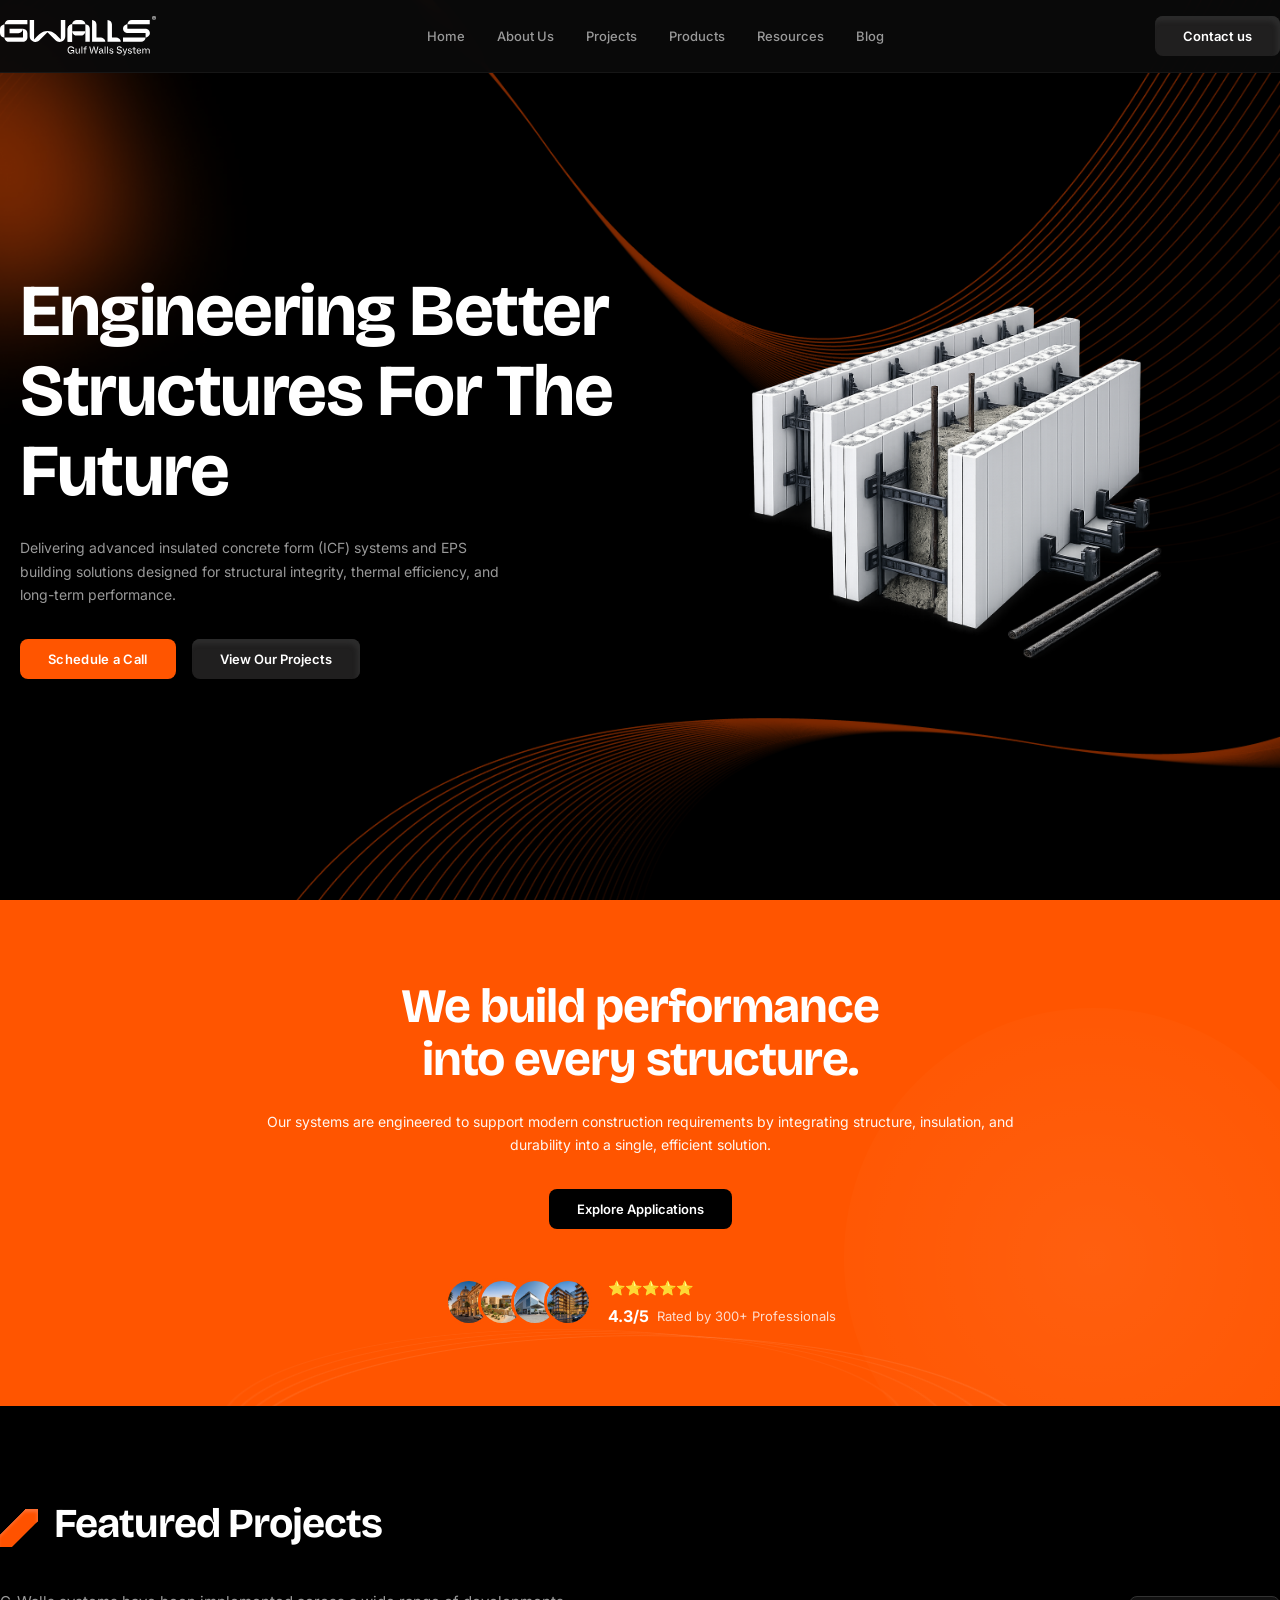
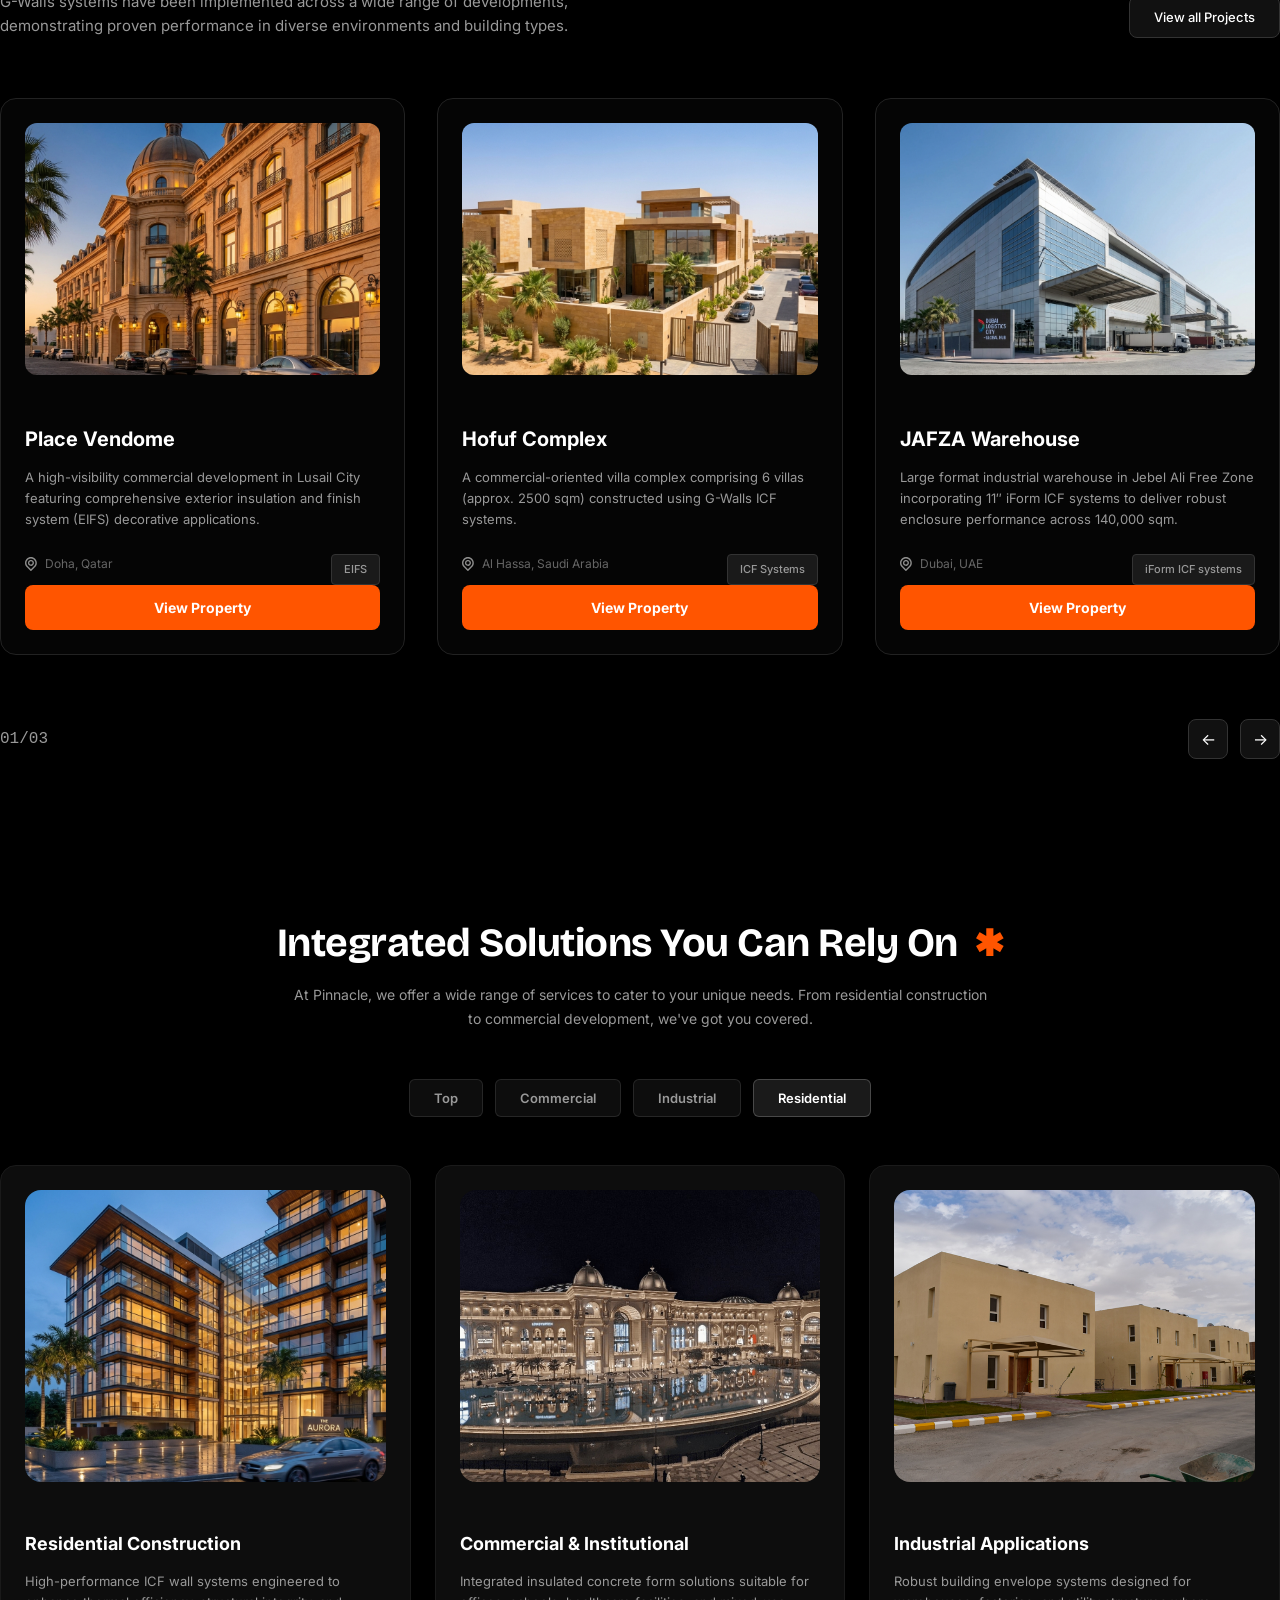
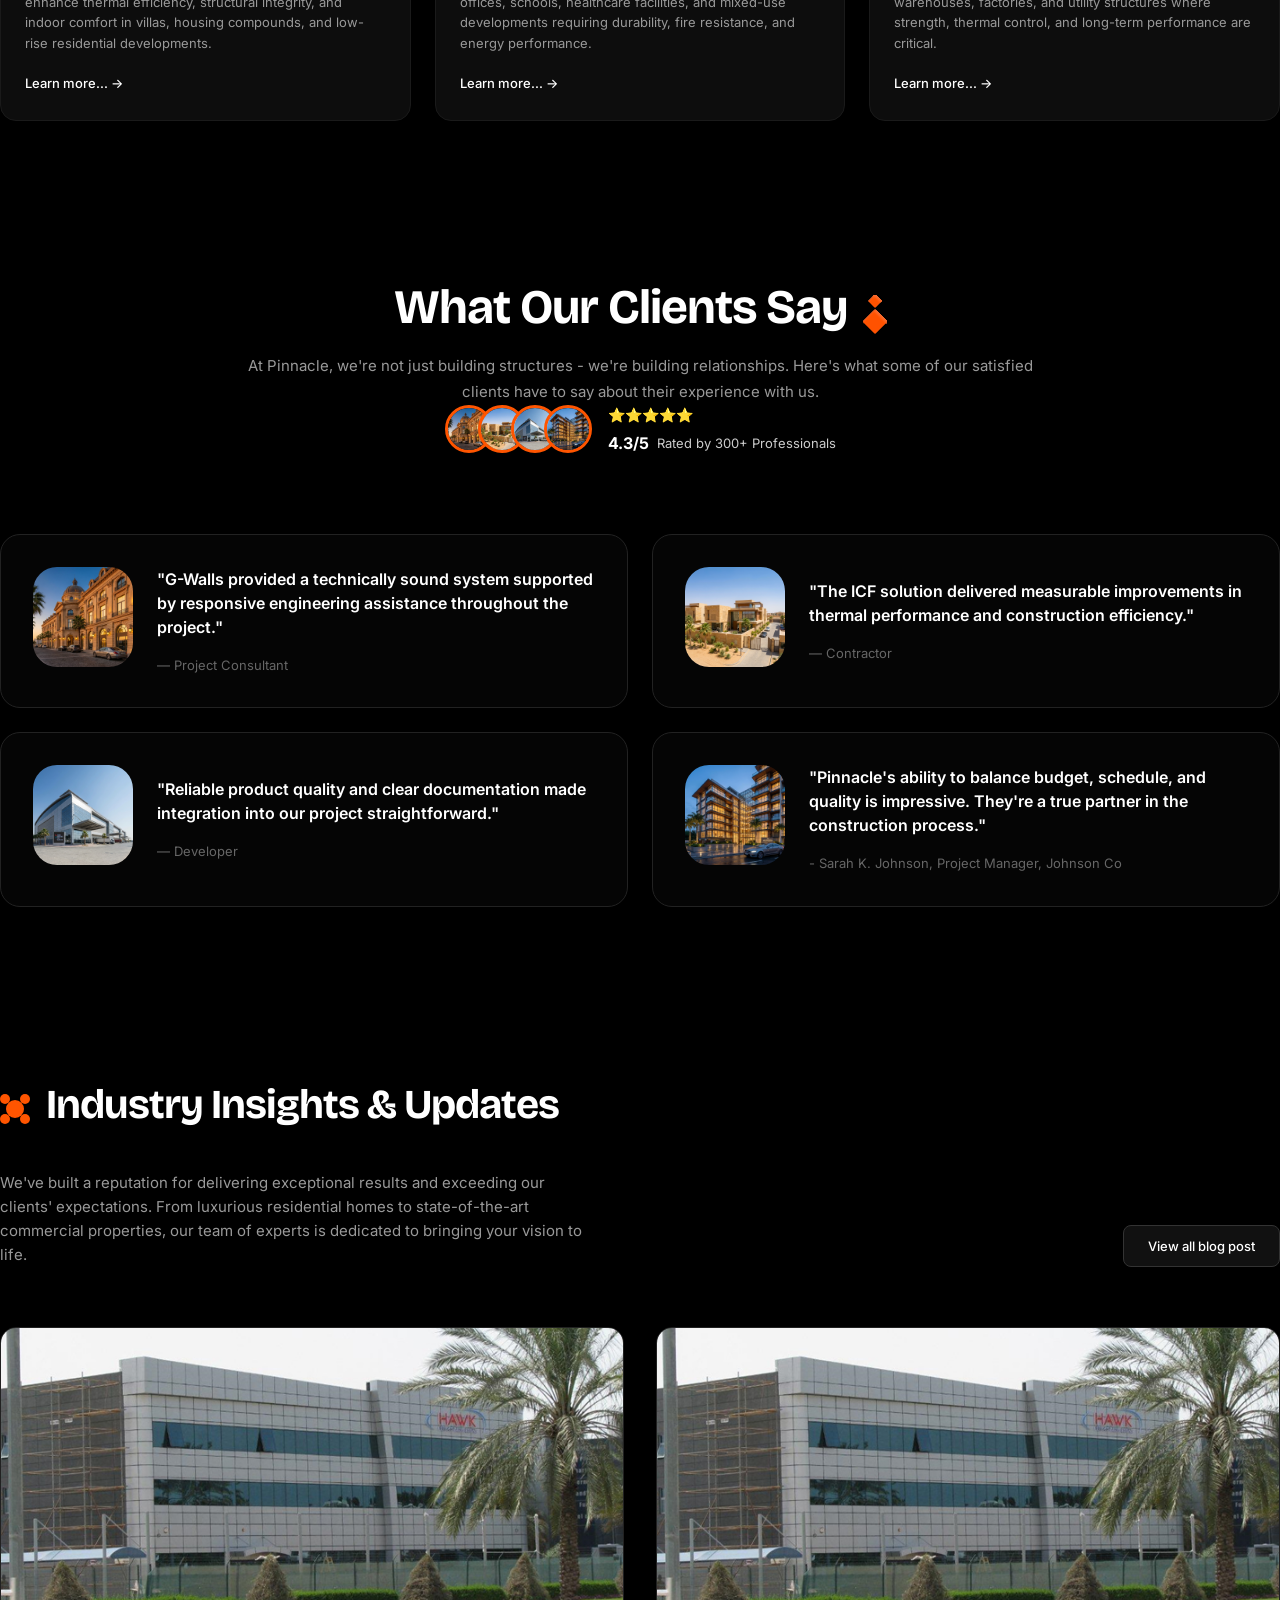
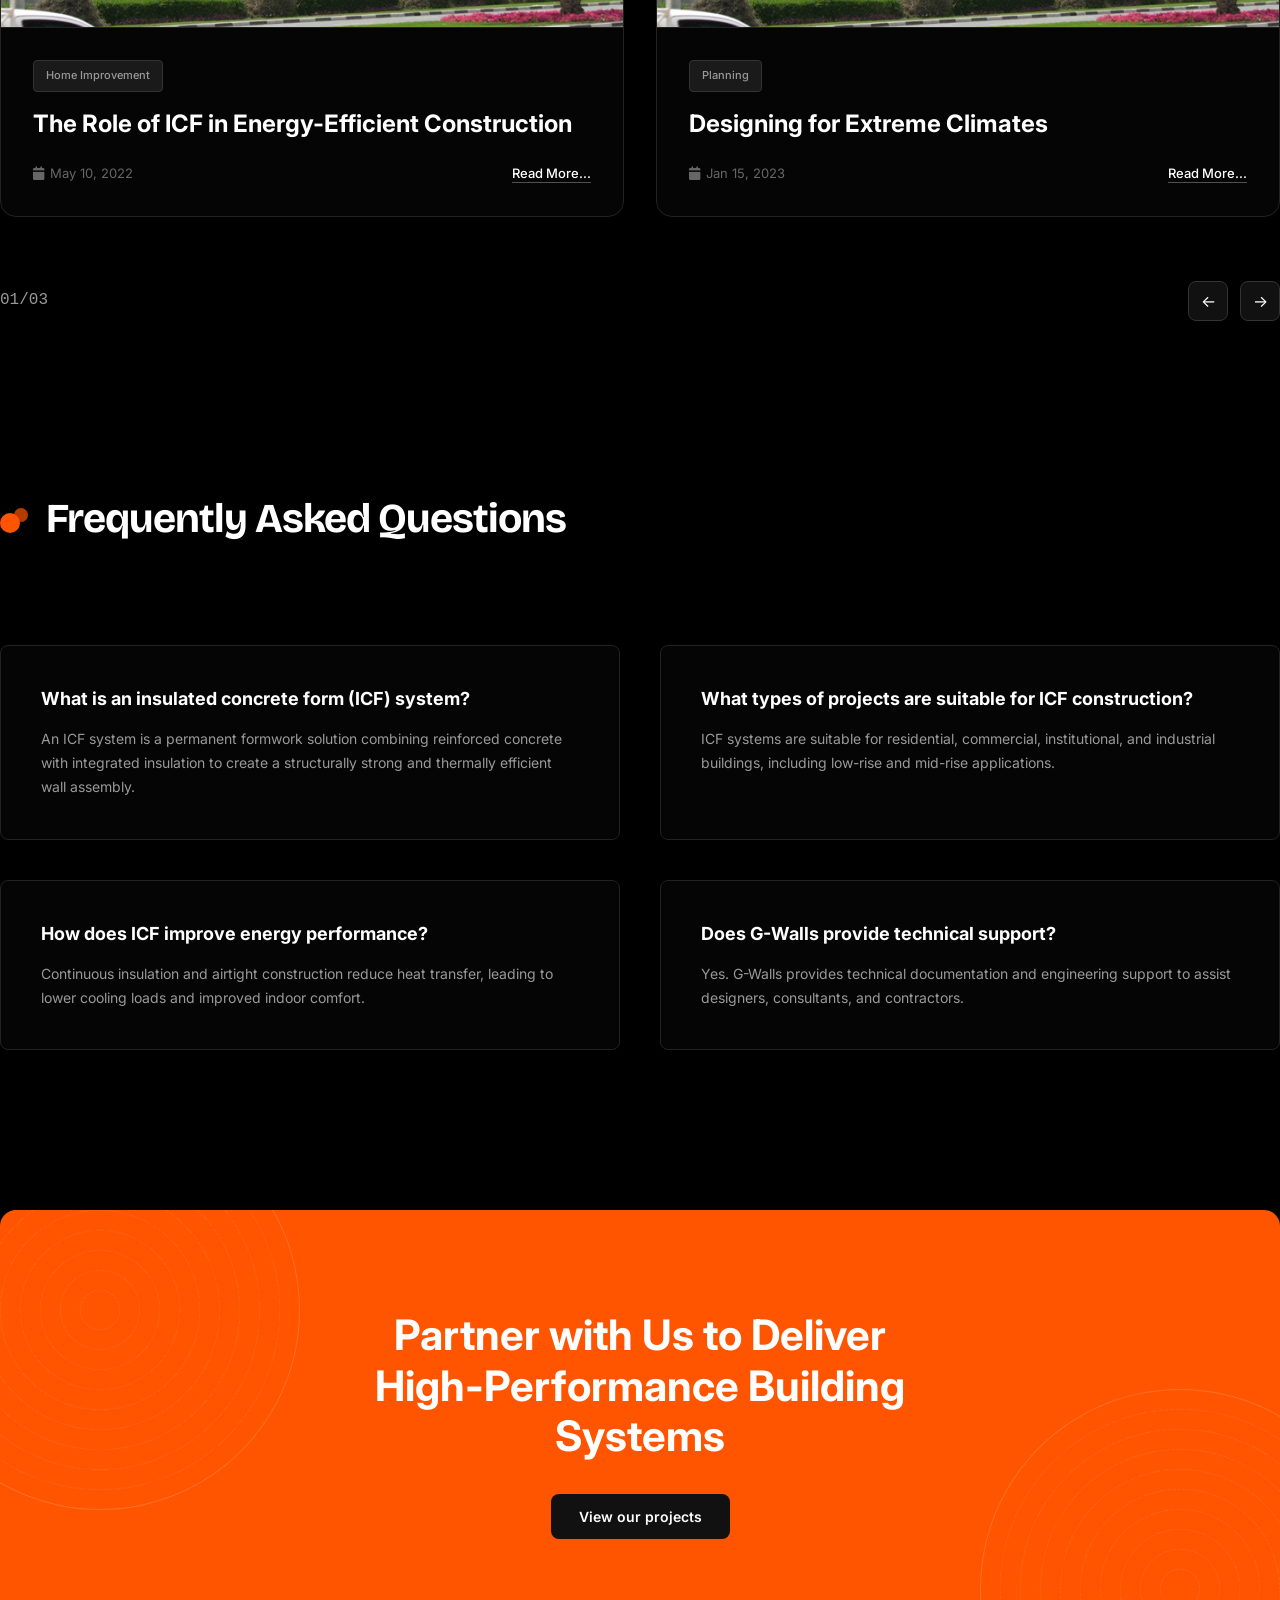
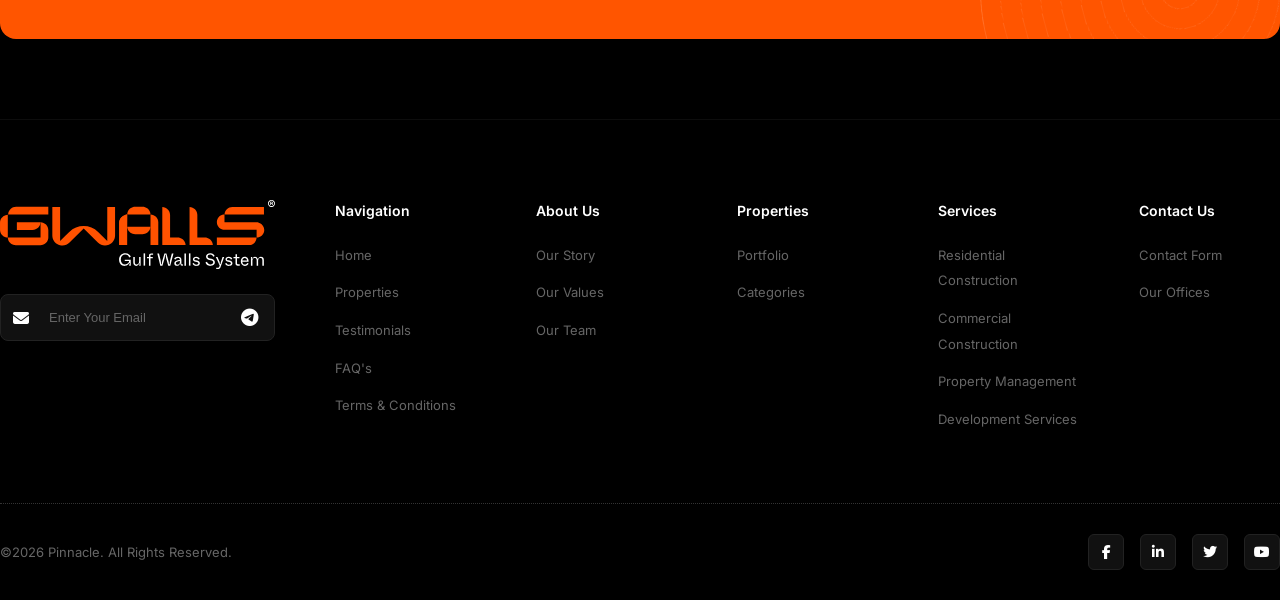
<file: index.html>
<!doctype html>
<html lang="en">
  <head>
    <meta charset="UTF-8" />
    <meta name="viewport" content="width=device-width, initial-scale=1.0" />
    <link rel="icon" type="image/svg+xml" href="./images/svgs/logo.svg" />
    <title>G-Walls - Engineering Better Structures for the Future</title>
    <meta
      name="description"
      content="Delivering advanced insulated concrete form (ICF) systems and EPS building solutions designed for structural integrity, thermal efficiency, and long-term performance."
    />
    <link rel="stylesheet" href="style.css" />
    <link rel="preconnect" href="https://fonts.googleapis.com" />
    <link rel="preconnect" href="https://fonts.gstatic.com" crossorigin />
    <link
      rel="stylesheet"
      href="https://cdnjs.cloudflare.com/ajax/libs/font-awesome/6.5.1/css/all.min.css"
    />

    <link
      href="https://fonts.googleapis.com/css2?family=Inter:wght@300;400;500;600;700;800;900&display=swap"
      rel="stylesheet"
    />
  </head>
  <body>
    <!-- Navigation -->
    <nav class="navbar">
      <div class="container">
        <div class="nav-content">
          <a href="index.html" class="logo">
            <img src="./images/svgs/logo.svg" alt="G-Walls" />
          </a>
          <ul class="nav-links">
            <li><a href="index.html" class="active">Home</a></li>
            <li><a href="about.html">About Us</a></li>
            <li><a href="projects.html">Projects</a></li>
            <li><a href="#services">Products</a></li>
            <li><a href="resources.html">Resources</a></li>
            <li><a href="blog.html">Blog</a></li>
          </ul>

          <a href="contact.html">
            <button class="btn-secondary">Contact us</button>
          </a>
          <button class="mobile-menu-toggle">
            <span></span>
            <span></span>
            <span></span>
          </button>
        </div>
      </div>
    </nav>

    <!-- Hero Section -->
    <section class="hero" id="home">
      <div class="container">
        <div class="hero-content">
          <div class="hero-text">
            <h1 class="hero-title">
              Engineering Better Structures for the Future
            </h1>
            <p class="hero-description">
              Delivering advanced insulated concrete form (ICF) systems and EPS
              building solutions designed for structural integrity, thermal
              efficiency, and long-term performance.
            </p>
            <div class="hero-buttons">
              <button class="btn-primary">Schedule a Call</button>
              <button class="btn-secondary">View Our Projects</button>
            </div>
          </div>
          <div class="hero-image">
            <img src="./images/hero image.png" alt="ICF System" />
          </div>
        </div>
      </div>
    </section>

    <!-- Performance Section -->
    <section class="performance-section" id="about">
      <div class="container">
        <div class="performance-content">
          <h2 class="section-title-large">
            We build performance<br />
            into every structure.
          </h2>
          <p class="section-description">
            Our systems are engineered to support modern construction
            requirements by integrating structure, insulation, and durability
            into a single, efficient solution.
          </p>
          <button class="btn-dark">Explore Applications</button>
          <div class="rating-container">
            <div class="avatar-group">
              <img src="./images/avatar1.jpg" alt="User" />
              <img src="./images/avatar2.jpg" alt="User" />
              <img src="./images/avatar3.jpg" alt="User" />
              <img src="./images/avatar4.jpg" alt="User" />
            </div>
            <div class="rating-info">
              <div class="stars">
                <span>⭐⭐⭐⭐⭐</span>
              </div>
              <div class="rating-text-group">
                <span class="rating-score">4.3/5</span>
                <span class="rating-desc">Rated by 300+ Professionals</span>
              </div>
            </div>
          </div>
        </div>
      </div>
    </section>

    <!-- Featured Projects -->
    <section class="featured-projects" id="projects">
      <div class="container">
        <div class="projects-header">
          <div class="header-left">
            <div class="title-wrapper">
              <img src="./images/svgs/feature.svg" alt="feature" />
              <h2 class="section-title-large">Featured Projects</h2>
            </div>
            <p class="section-subtitle-text">
              G-Walls systems have been implemented across a wide range of
              developments, demonstrating proven performance in diverse
              environments and building types.
            </p>
          </div>
          <button class="btn-dark-outline">View all Projects</button>
        </div>

        <div class="projects-grid">
          <div class="project-card">
            <div class="project-image">
              <img src="./images/project1.jpg" alt="Place Vendome" />
            </div>
            <div class="project-info">
              <h3>Place Vendome</h3>
              <p>
                A high-visibility commercial development in Lusail City
                featuring comprehensive exterior insulation and finish system
                (EIFS) decorative applications.
              </p>
              <div class="project-meta">
                <div class="meta-row">
                  <img src="./images/svgs/pin.svg" alt="pin" />
                  <span class="location">Doha, Qatar</span>
                </div>
                <span class="tag-dark">EIFS</span>
              </div>
              <button class="btn-card-action">View Property</button>
            </div>
          </div>

          <div class="project-card">
            <div class="project-image">
              <img src="./images/project2.jpg" alt="Hofuf Complex" />
            </div>
            <div class="project-info">
              <h3>Hofuf Complex</h3>
              <p>
                A commercial-oriented villa complex comprising 6 villas (approx.
                2500 sqm) constructed using G-Walls ICF systems.
              </p>
              <div class="project-meta">
                <div class="meta-row">
                  <img src="./images/svgs/pin.svg" alt="pin" />
                  <span class="location">Al Hassa, Saudi Arabia</span>
                </div>
                <span class="tag-dark">ICF Systems</span>
              </div>
              <button class="btn-card-action">View Property</button>
            </div>
          </div>

          <div class="project-card">
            <div class="project-image">
              <img src="./images/project3.jpg" alt="JAFZA Warehouse" />
            </div>
            <div class="project-info">
              <h3>JAFZA Warehouse</h3>
              <p>
                Large format industrial warehouse in Jebel Ali Free Zone
                incorporating 11″ iForm ICF systems to deliver robust enclosure
                performance across 140,000 sqm.
              </p>
              <div class="project-meta">
                <div class="meta-row">
                  <img src="./images/svgs/pin.svg" alt="pin" />
                  <span class="location">Dubai, UAE</span>
                </div>
                <span class="tag-dark">iForm ICF systems</span>
              </div>
              <button class="btn-card-action">View Property</button>
            </div>
          </div>
        </div>

        <div class="projects-pagination">
          <span class="page-counter">01/03</span>
          <div class="pagination-arrows">
            <button class="arrow-btn" aria-label="Previous">←</button>
            <button class="arrow-btn" aria-label="Next">→</button>
          </div>
        </div>
      </div>
    </section>

    <!-- Services Section -->
    <section class="services-section" id="services">
      <div class="container">
        <div class="section-header-center">
          <h2 class="section-title-main">
            Integrated Solutions You Can Rely On
            <span class="orange-icon">✱</span>
          </h2>
          <p class="section-subtitle">
            At Pinnacle, we offer a wide range of services to cater to your
            unique needs. From residential construction to commercial
            development, we've got you covered.
          </p>
        </div>

        <div class="services-tabs">
          <button class="tab-btn" data-tab="top">Top</button>
          <button class="tab-btn" data-tab="commercial">Commercial</button>
          <button class="tab-btn" data-tab="industrial">Industrial</button>
          <button class="tab-btn active" data-tab="residential">
            Residential
          </button>
        </div>

        <div class="services-content">
          <div class="service-grid">
            <div class="service-card active" data-service="residential">
              <div class="service-image">
                <img
                  src="./images/residential.jpg"
                  alt="Residential Construction"
                />
              </div>
              <div class="service-info">
                <h3>Residential Construction</h3>
                <p>
                  High-performance ICF wall systems engineered to enhance
                  thermal efficiency, structural integrity, and indoor comfort
                  in villas, housing compounds, and low-rise residential
                  developments.
                </p>
                <a href="#" class="learn-more">Learn more... →</a>
              </div>
            </div>

            <div class="service-card" data-service="commercial">
              <div class="service-image">
                <img
                  src="./images/commercial.jpg"
                  alt="Commercial & Institutional"
                />
              </div>
              <div class="service-info">
                <h3>Commercial & Institutional</h3>
                <p>
                  Integrated insulated concrete form solutions suitable for
                  offices, schools, healthcare facilities, and mixed-use
                  developments requiring durability, fire resistance, and energy
                  performance.
                </p>
                <a href="#" class="learn-more">Learn more... →</a>
              </div>
            </div>

            <div class="service-card" data-service="industrial">
              <div class="service-image">
                <img
                  src="./images/industrial.jpg"
                  alt="Industrial Applications"
                />
              </div>
              <div class="service-info">
                <h3>Industrial Applications</h3>
                <p>
                  Robust building envelope systems designed for warehouses,
                  factories, and utility structures where strength, thermal
                  control, and long-term performance are critical.
                </p>
                <a href="#" class="learn-more">Learn more... →</a>
              </div>
            </div>
          </div>
        </div>
      </div>
    </section>

    <!-- Testimonials Section -->
    <section class="testimonials-section">
      <div class="container">
        <div class="testimonials-header-center">
          <div class="title-with-icon">
            <h2 class="auth-title">What Our Clients Say</h2>
            <span class="orange-diamond">
              <img src="./images/svgs/our-client.svg" alt="" />
            </span>
          </div>
          <p class="section-subtitle-center">
            At Pinnacle, we're not just building structures - we're building
            relationships. Here's what some of our satisfied clients have to say
            about their experience with us.
          </p>

          <div class="rating-container-center">
            <div class="avatar-group">
              <img src="./images/avatar1.jpg" alt="User" />
              <img src="./images/avatar2.jpg" alt="User" />
              <img src="./images/avatar3.jpg" alt="User" />
              <img src="./images/avatar4.jpg" alt="User" />
            </div>
            <div class="rating-info">
              <div class="stars">
                <span>⭐⭐⭐⭐⭐</span>
              </div>
              <div class="rating-text-group">
                <span class="rating-score">4.3/5</span>
                <span class="rating-desc">Rated by 300+ Professionals</span>
              </div>
            </div>
          </div>
        </div>

        <div class="testimonials-grid">
          <div class="testimonial-card">
            <div class="testimonial-image-col">
              <img src="./images/avatar1.jpg" alt="John Smith" />
            </div>
            <div class="testimonial-content-col">
              <p class="testimonial-quote">
                "G-Walls provided a technically sound system supported by
                responsive engineering assistance throughout the project."
              </p>
              <div class="testimonial-author-meta">— Project Consultant</div>
            </div>
          </div>

          <div class="testimonial-card">
            <div class="testimonial-image-col">
              <img src="./images/avatar2.jpg" alt="Michael Chen" />
            </div>
            <div class="testimonial-content-col">
              <p class="testimonial-quote">
                "The ICF solution delivered measurable improvements in thermal
                performance and construction efficiency."
              </p>
              <div class="testimonial-author-meta">— Contractor</div>
            </div>
          </div>

          <div class="testimonial-card">
            <div class="testimonial-image-col">
              <img src="./images/avatar3.jpg" alt="Ahmed Al-Rashid" />
            </div>
            <div class="testimonial-content-col">
              <p class="testimonial-quote">
                "Reliable product quality and clear documentation made
                integration into our project straightforward."
              </p>
              <div class="testimonial-author-meta">— Developer</div>
            </div>
          </div>

          <div class="testimonial-card">
            <div class="testimonial-image-col">
              <img src="./images/avatar4.jpg" alt="Sarah K. Johnson" />
            </div>
            <div class="testimonial-content-col">
              <p class="testimonial-quote">
                "Pinnacle's ability to balance budget, schedule, and quality is
                impressive. They're a true partner in the construction process."
              </p>
              <div class="testimonial-author-meta">
                - Sarah K. Johnson, Project Manager, Johnson Co
              </div>
            </div>
          </div>
        </div>
      </div>
    </section>

    <!-- Blog Section -->
    <section class="blog-section" id="news">
      <div class="container">
        <div class="projects-header">
          <div class="header-left">
            <div class="title-wrapper">
              <span class="orange-flower"></span>
              <h2 class="section-title-large">Industry Insights & Updates</h2>
            </div>
            <p class="section-subtitle-text">
              We've built a reputation for delivering exceptional results and
              exceeding our clients' expectations. From luxurious residential
              homes to state-of-the-art commercial properties, our team of
              experts is dedicated to bringing your vision to life.
            </p>
          </div>
          <button class="btn-dark-outline">View all blog post</button>
        </div>

        <div class="blog-grid">
          <div class="blog-card">
            <div class="blog-image">
              <img src="./images/blog1.jpg" alt="Blog Post" />
            </div>
            <div class="blog-content">
              <span class="tag-dark">Home Improvement</span>
              <h3 class="blog-title">
                The Role of ICF in Energy-Efficient Construction
              </h3>

              <div class="blog-footer">
                <span class="blog-date"
                  ><i class="fa-solid fa-calendar"></i> May 10, 2022</span
                >
                <a href="#" class="blog-link-underlined">Read More...</a>
              </div>
            </div>
          </div>

          <div class="blog-card">
            <div class="blog-image">
              <img src="./images/blog2.jpg" alt="Blog Post" />
            </div>
            <div class="blog-content">
              <span class="tag-dark">Planning</span>
              <h3 class="blog-title">Designing for Extreme Climates</h3>

              <div class="blog-footer">
                <span class="blog-date"
                  ><i class="fa-solid fa-calendar"></i> Jan 15, 2023</span
                >
                <a href="#" class="blog-link-underlined">Read More...</a>
              </div>
            </div>
          </div>
        </div>

        <div class="projects-pagination">
          <span class="page-counter">01/03</span>
          <div class="pagination-arrows">
            <button class="arrow-btn" aria-label="Previous">←</button>
            <button class="arrow-btn" aria-label="Next">→</button>
          </div>
        </div>
      </div>
    </section>

    <!-- FAQ Section -->
    <section class="faq-section">
      <div class="container">
        <div class="container">
          <div class="projects-header">
            <div class="header-left">
              <div class="title-wrapper">
                <span class="orange-abstract"></span>
                <h2 class="section-title-large">Frequently Asked Questions</h2>
              </div>
            </div>
          </div>

          <div class="faq-grid">
            <div class="faq-card">
              <h3 class="faq-card-title">
                What is an insulated concrete form (ICF) system?
              </h3>
              <p class="faq-card-text">
                An ICF system is a permanent formwork solution combining
                reinforced concrete with integrated insulation to create a
                structurally strong and thermally efficient wall assembly.
              </p>
            </div>

            <div class="faq-card">
              <h3 class="faq-card-title">
                What types of projects are suitable for ICF construction?
              </h3>
              <p class="faq-card-text">
                ICF systems are suitable for residential, commercial,
                institutional, and industrial buildings, including low-rise and
                mid-rise applications.
              </p>
            </div>

            <div class="faq-card">
              <h3 class="faq-card-title">
                How does ICF improve energy performance?
              </h3>
              <p class="faq-card-text">
                Continuous insulation and airtight construction reduce heat
                transfer, leading to lower cooling loads and improved indoor
                comfort.
              </p>
            </div>

            <div class="faq-card">
              <h3 class="faq-card-title">
                Does G-Walls provide technical support?
              </h3>
              <p class="faq-card-text">
                Yes. G-Walls provides technical documentation and engineering
                support to assist designers, consultants, and contractors.
              </p>
            </div>
          </div>
        </div>
      </div>
    </section>

    <!-- CTA Section -->
    <section class="cta-section">
      <div class="container">
        <div class="cta-banner">
          <div class="cta-pattern-left"></div>
          <div class="cta-pattern-right"></div>

          <div class="cta-content">
            <h2 class="cta-title">
              Partner with Us to Deliver<br />High-Performance Building Systems
            </h2>
            <button class="btn-dark-solid">View our projects</button>
          </div>
        </div>
      </div>
    </section>

    <!-- Footer -->
    <footer class="footer" id="contact">
      <div class="container">
        <div class="footer-content">
          <div class="footer-brand">
            <div class="footer-logo">
              <img src="./images/svgs/orange-logo.svg" alt="G-Walls" />
            </div>
            <div class="footer-newsletter">
              <i class="fa-solid fa-envelope" style="padding: 4px 8px"></i>
              <input type="email" placeholder="Enter Your Email" />
              <button class="newsletter-btn" aria-label="Telegram">
                <i class="fa-brands fa-telegram"></i>
              </button>
            </div>
          </div>

          <div class="footer-column">
            <h4>Navigation</h4>
            <ul>
              <li><a href="#home">Home</a></li>
              <li><a href="#projects">Properties</a></li>
              <li><a href="#testimonials">Testimonials</a></li>
              <li><a href="#faq">FAQ's</a></li>
              <li><a href="#">Terms & Conditions</a></li>
            </ul>
          </div>

          <div class="footer-column">
            <h4>About Us</h4>
            <ul>
              <li><a href="#about">Our Story</a></li>
              <li><a href="#about">Our Values</a></li>
              <li><a href="#about">Our Team</a></li>
            </ul>
          </div>

          <div class="footer-column">
            <h4>Properties</h4>
            <ul>
              <li><a href="#projects">Portfolio</a></li>
              <li><a href="#projects">Categories</a></li>
            </ul>
          </div>

          <div class="footer-column">
            <h4>Services</h4>
            <ul>
              <li><a href="#services">Residential Construction</a></li>
              <li><a href="#services">Commercial Construction</a></li>
              <li><a href="#services">Property Management</a></li>
              <li><a href="#services">Development Services</a></li>
            </ul>
          </div>

          <div class="footer-column">
            <h4>Contact Us</h4>
            <ul>
              <li><a href="#contact">Contact Form</a></li>
              <li><a href="#contact">Our Offices</a></li>
            </ul>
          </div>
        </div>

        <div class="footer-bottom">
          <p>©2026 Pinnacle. All Rights Reserved.</p>
          <div class="footer-social">
            <a href="#" aria-label="Facebook"
              ><i class="fa-brands fa-facebook-f"></i
            ></a>
            <a href="#" aria-label="LinkedIn"
              ><i class="fa-brands fa-linkedin-in"></i
            ></a>
            <a href="#" aria-label="Twitter"
              ><i class="fa-brands fa-twitter"></i
            ></a>
            <a href="#" aria-label="YouTube"
              ><i class="fa-brands fa-youtube"></i
            ></a>
          </div>
        </div>
      </div>
    </footer>

    <script src="script.js"></script>
  </body>
</html>
</file>
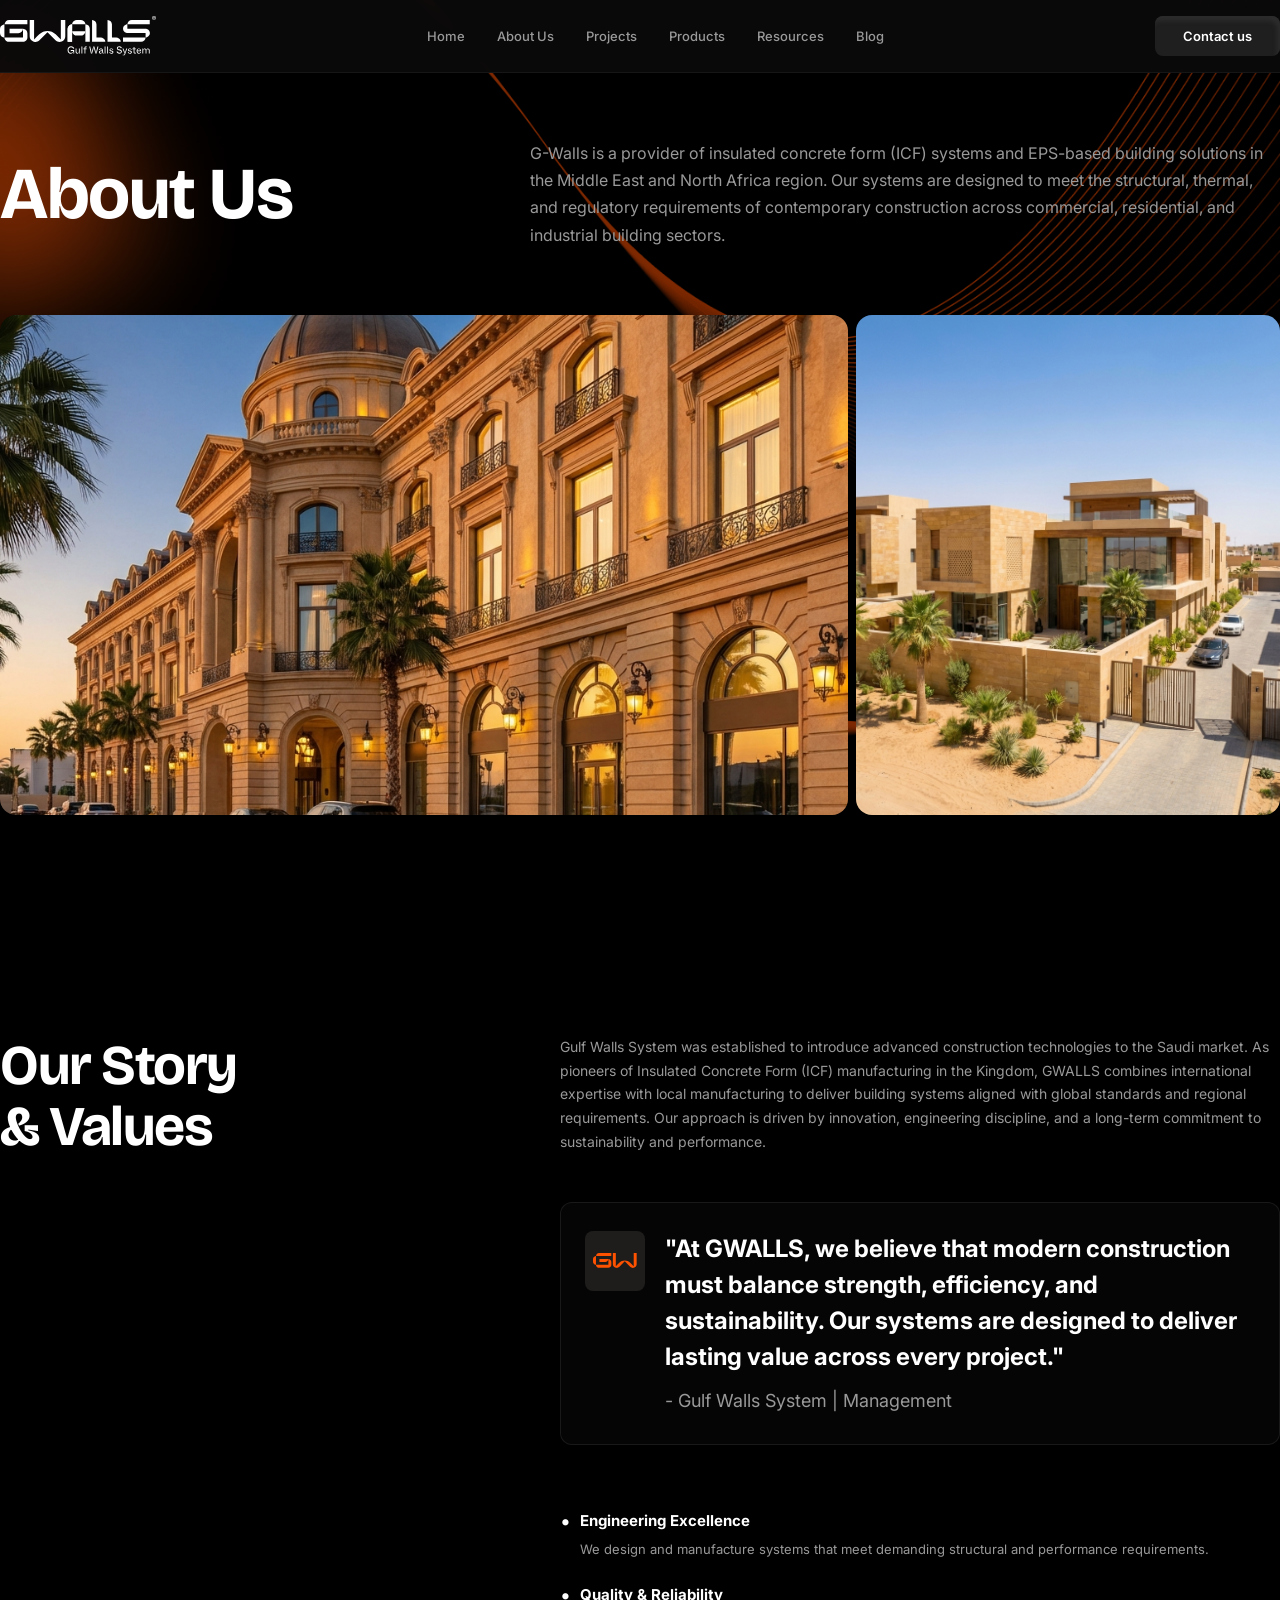
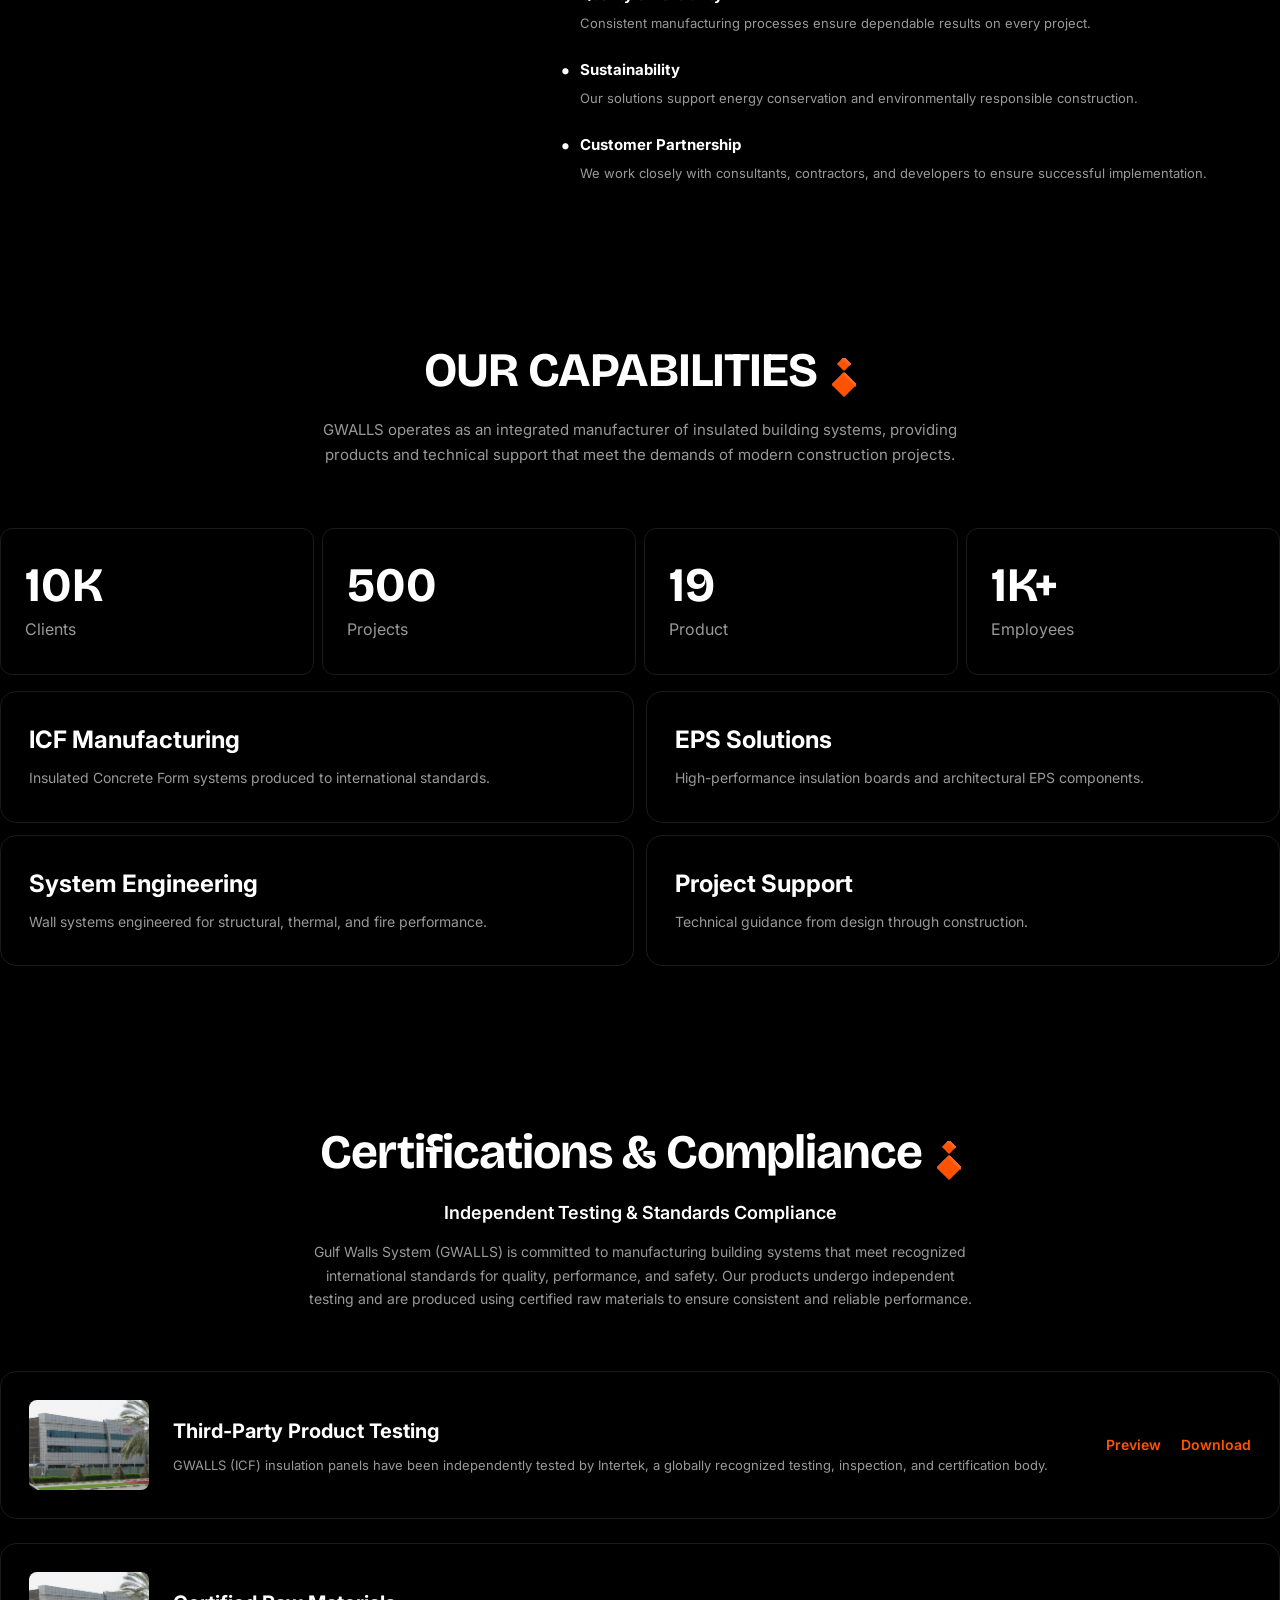
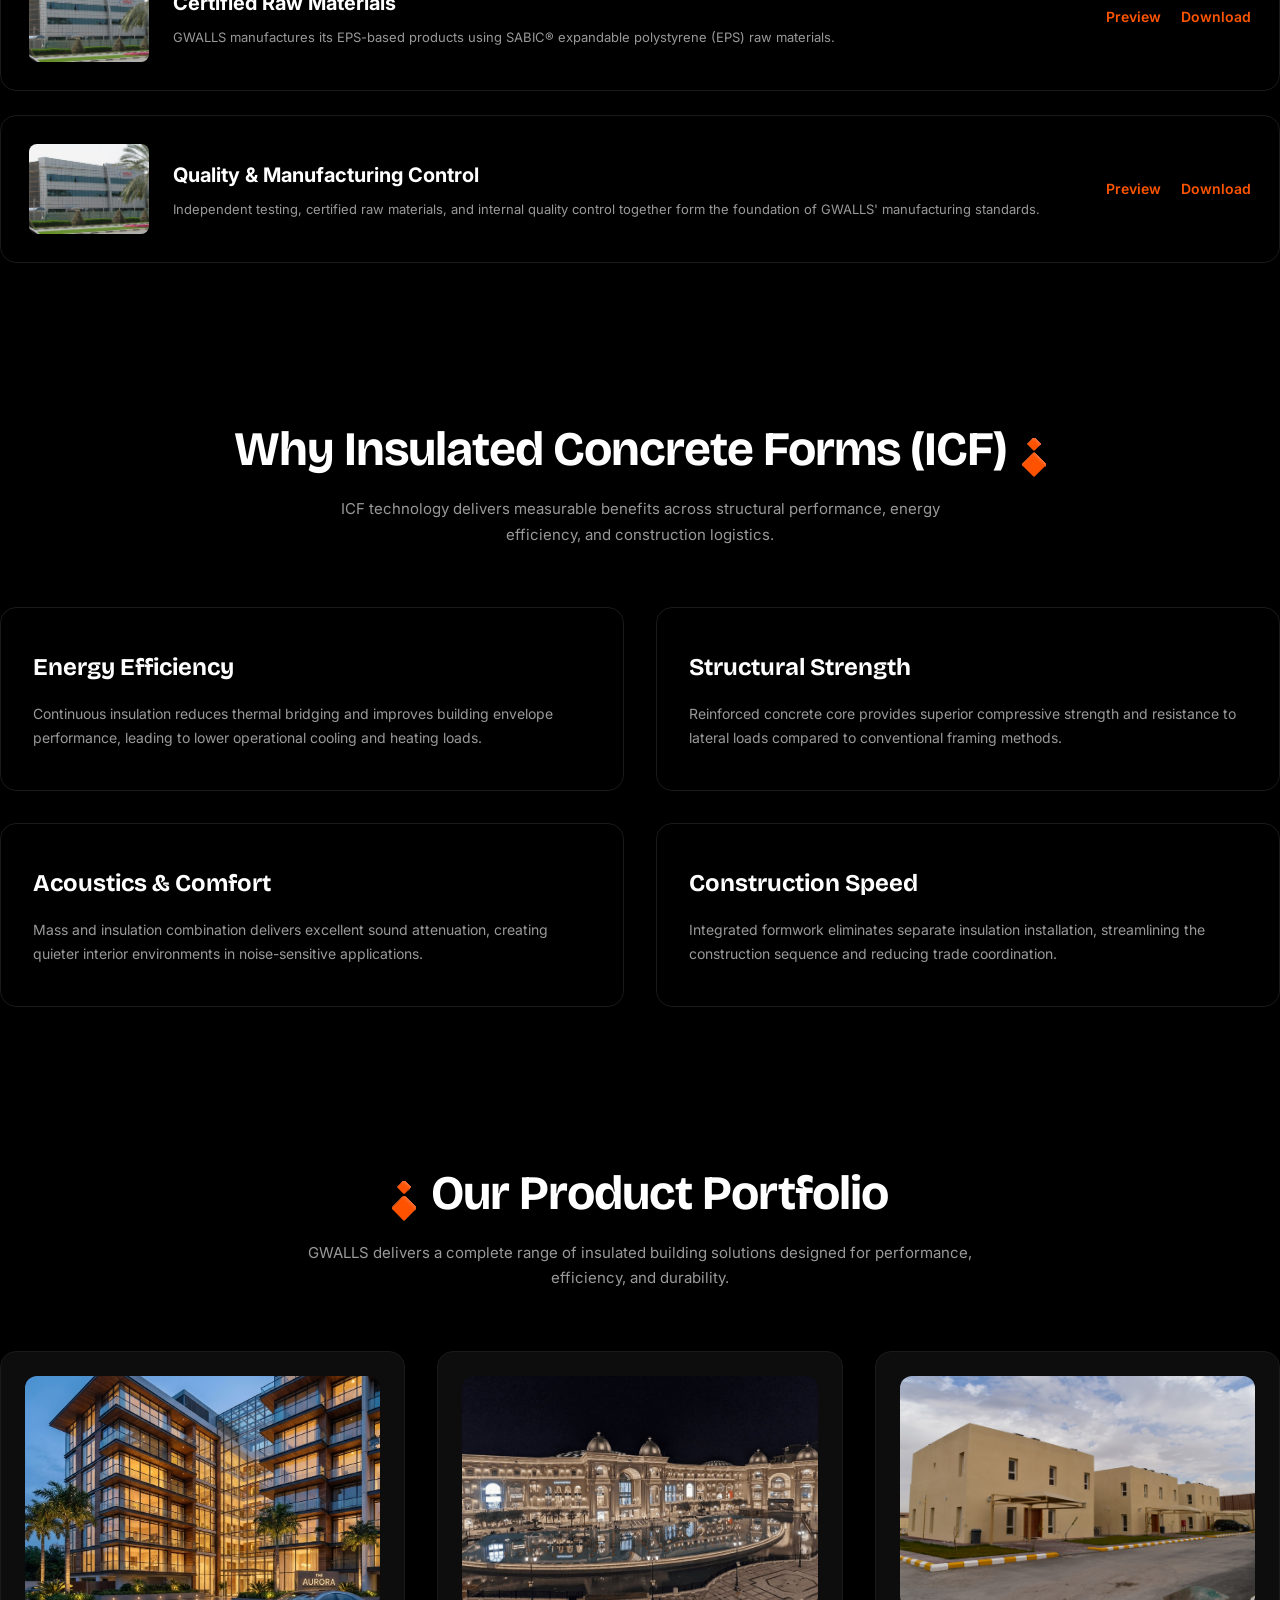
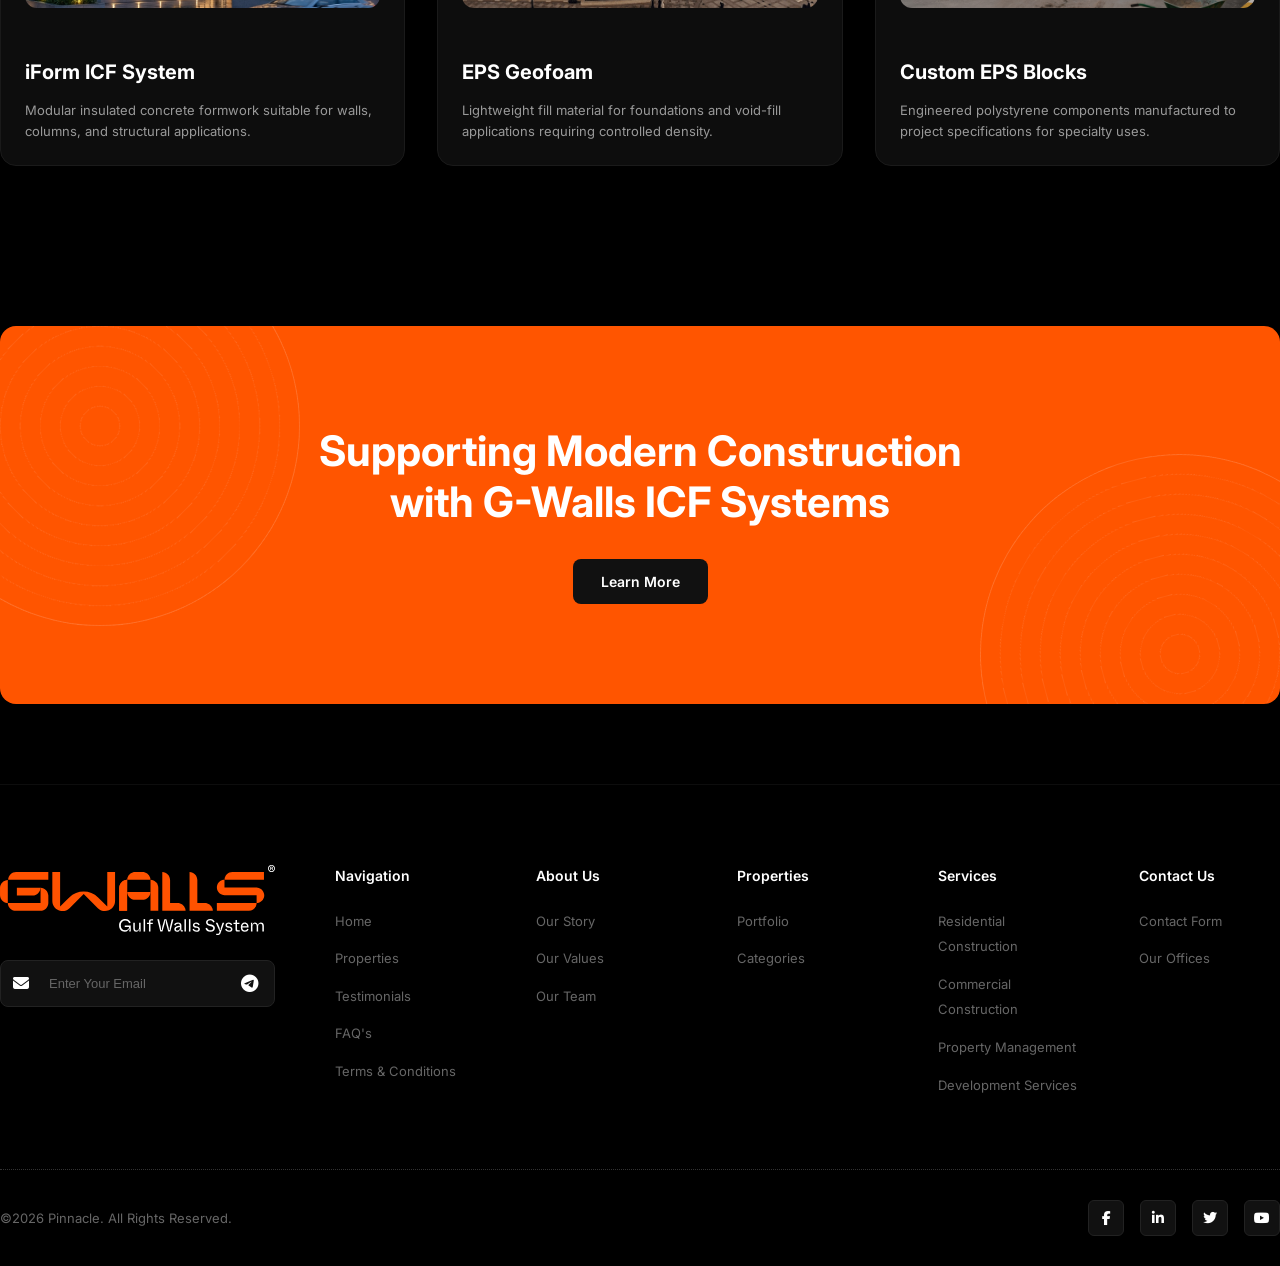
<file: about.html>
<!doctype html>
<html lang="en">
  <head>
    <meta charset="UTF-8" />
    <meta name="viewport" content="width=device-width, initial-scale=1.0" />
    <link rel="icon" type="image/svg+xml" href="./images/svgs/logo.svg" />
    <title>About Us - G-Walls | Engineering Better Structures</title>
    <meta
      name="description"
      content="Learn about G-Walls' commitment to delivering advanced insulated concrete form (ICF) systems with proven expertise in structural integrity and thermal efficiency."
    />
    <link rel="stylesheet" href="style.css" />
    <link rel="preconnect" href="https://fonts.googleapis.com" />
    <link rel="preconnect" href="https://fonts.gstatic.com" crossorigin />
    <link
      rel="stylesheet"
      href="https://cdnjs.cloudflare.com/ajax/libs/font-awesome/6.5.1/css/all.min.css"
    />

    <link
      href="https://fonts.googleapis.com/css2?family=Inter:wght@300;400;500;600;700;800;900&display=swap"
      rel="stylesheet"
    />
  </head>
  <body>
    <!-- Navigation -->
    <nav class="navbar">
      <div class="container">
        <div class="nav-content">
          <a href="index.html" class="logo">
            <img src="./images/svgs/logo.svg" alt="G-Walls" />
          </a>
          <ul class="nav-links">
            <li><a href="index.html">Home</a></li>
            <li><a href="about.html" class="active">About Us</a></li>
            <li><a href="projects.html">Projects</a></li>
            <li><a href="#services">Products</a></li>
            <li><a href="resources.html">Resources</a></li>
            <li><a href="blog.html">Blog</a></li>
          </ul>
          <a href="contact.html">
            <button class="btn-secondary">Contact us</button>
          </a>
          <button class="mobile-menu-toggle">
            <span></span>
            <span></span>
            <span></span>
          </button>
        </div>
      </div>
    </nav>

    <!-- About Hero Section -->
    <section class="about-hero">
      <div class="container">
        <div class="about-hero-content">
          <h1 class="about-hero-title">About us</h1>
          <p class="about-hero-description">
            G-Walls is a provider of insulated concrete form (ICF) systems and
            EPS-based building solutions in the Middle East and North Africa
            region. Our systems are designed to meet the structural, thermal,
            and regulatory requirements of contemporary construction across
            commercial, residential, and industrial building sectors.
          </p>
        </div>
        <!-- Images Grid -->
        <div class="about-images-grid">
          <div class="about-image-large">
            <img src="./images/project1.jpg" alt="G-Walls Construction" />
          </div>
          <div class="about-image-small">
            <img src="./images/project2.jpg" alt="G-Walls Project" />
          </div>
        </div>
      </div>
    </section>

    <!-- About Content Section -->
    <section class="about-content-section">
      <div class="container">
        <!-- Story & Values -->
        <div class="story-values-section">
          <div class="story-values-grid">
            <!-- Left: Title -->
            <div class="story-title-column">
              <h2 class="section-title-large-story">Our Story<br />& Values</h2>
            </div>

            <!-- Right: Content -->
            <div class="story-content-column">
              <!-- Description -->
              <p class="story-desc">
                Gulf Walls System was established to introduce advanced
                construction technologies to the Saudi market. As pioneers of
                Insulated Concrete Form (ICF) manufacturing in the Kingdom,
                GWALLS combines international expertise with local manufacturing
                to deliver building systems aligned with global standards and
                regional requirements. Our approach is driven by innovation,
                engineering discipline, and a long-term commitment to
                sustainability and performance.
              </p>

              <!-- Quote Box -->
              <div class="quote-box">
                <div class="quote-logo">
                  <img src="./images/svgs/logo-no-text.svg" alt="GW Logo" />
                </div>
                <div class="quote-content">
                  <p class="quote-text">
                    "At GWALLS, we believe that modern construction must balance
                    strength, efficiency, and sustainability. Our systems are
                    designed to deliver lasting value across every project."
                  </p>
                  <p class="quote-author">- Gulf Walls System | Management</p>
                </div>
              </div>

              <!-- Values List -->
              <div class="values-list">
                <div class="value-list-item">
                  <h3 class="value-list-title">Engineering Excellence</h3>
                  <p class="value-list-desc">
                    We design and manufacture systems that meet demanding
                    structural and performance requirements.
                  </p>
                </div>

                <div class="value-list-item">
                  <h3 class="value-list-title">Quality & Reliability</h3>
                  <p class="value-list-desc">
                    Consistent manufacturing processes ensure dependable results
                    on every project.
                  </p>
                </div>

                <div class="value-list-item">
                  <h3 class="value-list-title">Sustainability</h3>
                  <p class="value-list-desc">
                    Our solutions support energy conservation and
                    environmentally responsible construction.
                  </p>
                </div>

                <div class="value-list-item">
                  <h3 class="value-list-title">Customer Partnership</h3>
                  <p class="value-list-desc">
                    We work closely with consultants, contractors, and
                    developers to ensure successful implementation.
                  </p>
                </div>
              </div>
            </div>
          </div>
        </div>
      </div>
    </section>

    <!-- Capabilities Section -->
    <section class="capabilities-section">
      <div class="container">
        <div class="section-header-with-icon">
          <div class="title-with-icon">
            <h2 class="auth-title">OUR CAPABILITIES</h2>
            <span class="orange-diamond">
              <img src="./images/svgs/our-client.svg" alt="" />
            </span>
          </div>
          <p class="section-subtitle-center">
            GWALLS operates as an integrated manufacturer of insulated building
            systems, providing products and technical support that meet the
            demands of modern construction projects.
          </p>
        </div>
        <!-- Stats Grid -->
        <div class="stats-grid">
          <div class="stat-box">
            <div class="stat-number">10K</div>
            <div class="stat-label">Clients</div>
          </div>

          <div class="stat-box">
            <div class="stat-number">500</div>
            <div class="stat-label">Projects</div>
          </div>

          <div class="stat-box">
            <div class="stat-number">19</div>
            <div class="stat-label">Product</div>
          </div>

          <div class="stat-box">
            <div class="stat-number">1K+</div>
            <div class="stat-label">Employees</div>
          </div>
        </div>

        <!-- Capabilities Grid -->
        <div class="capabilities-grid">
          <div class="capability-card">
            <h3 class="capability-title">ICF Manufacturing</h3>
            <p class="capability-desc">
              Insulated Concrete Form systems produced to international
              standards.
            </p>
          </div>

          <div class="capability-card">
            <h3 class="capability-title">EPS Solutions</h3>
            <p class="capability-desc">
              High-performance insulation boards and architectural EPS
              components.
            </p>
          </div>

          <div class="capability-card">
            <h3 class="capability-title">System Engineering</h3>
            <p class="capability-desc">
              Wall systems engineered for structural, thermal, and fire
              performance.
            </p>
          </div>

          <div class="capability-card">
            <h3 class="capability-title">Project Support</h3>
            <p class="capability-desc">
              Technical guidance from design through construction.
            </p>
          </div>
        </div>
      </div>
    </section>

    <!-- Certifications Section -->
    <section class="certifications-section">
      <div class="container">
        <div class="section-header-with-icon">
          <div class="title-with-icon">
            <h2 class="auth-title">Certifications & Compliance</h2>
            <span class="orange-diamond">
              <img src="./images/svgs/our-client.svg" alt="" />
            </span>
          </div>
          <h3 class="certifications-subtitle">
            Independent Testing & Standards Compliance
          </h3>
          <p class="certifications-description">
            Gulf Walls System (GWALLS) is committed to manufacturing building
            systems that meet recognized international standards for quality,
            performance, and safety. Our products undergo independent testing
            and are produced using certified raw materials to ensure consistent
            and reliable performance.
          </p>
        </div>

        <div class="certifications-list">
          <div class="certification-item">
            <div class="cert-preview">
              <img src="./images/blog1.jpg" alt="Certificate Preview" />
            </div>
            <div class="cert-details">
              <h3 class="cert-item-title">Third-Party Product Testing</h3>
              <p class="cert-item-desc">
                GWALLS (ICF) insulation panels have been independently tested by
                Intertek, a globally recognized testing, inspection, and
                certification body.
              </p>
            </div>
            <div class="cert-actions">
              <a href="#" class="cert-link">Preview</a>
              <a href="#" class="cert-link">Download</a>
            </div>
          </div>

          <div class="certification-item">
            <div class="cert-preview">
              <img src="./images/blog2.jpg" alt="Certificate Preview" />
            </div>
            <div class="cert-details">
              <h3 class="cert-item-title">Certified Raw Materials</h3>
              <p class="cert-item-desc">
                GWALLS manufactures its EPS-based products using SABIC®
                expandable polystyrene (EPS) raw materials.
              </p>
            </div>
            <div class="cert-actions">
              <a href="#" class="cert-link">Preview</a>
              <a href="#" class="cert-link">Download</a>
            </div>
          </div>

          <div class="certification-item">
            <div class="cert-preview">
              <img src="./images/blog1.jpg" alt="Certificate Preview" />
            </div>
            <div class="cert-details">
              <h3 class="cert-item-title">Quality & Manufacturing Control</h3>
              <p class="cert-item-desc">
                Independent testing, certified raw materials, and internal
                quality control together form the foundation of GWALLS'
                manufacturing standards.
              </p>
            </div>
            <div class="cert-actions">
              <a href="#" class="cert-link">Preview</a>
              <a href="#" class="cert-link">Download</a>
            </div>
          </div>
        </div>
      </div>
    </section>

    <!-- Why ICF Section -->
    <section class="why-icf-section">
      <div class="container">
        <div class="section-header-with-icon">
          <div class="title-with-icon">
            <h2 class="auth-title">Why Insulated Concrete Forms (ICF)</h2>
            <span class="orange-diamond">
              <img src="./images/svgs/our-client.svg" alt="" />
            </span>
          </div>
          <p class="section-subtitle-center">
            ICF technology delivers measurable benefits across structural
            performance, energy efficiency, and construction logistics.
          </p>
        </div>

        <div class="why-icf-grid">
          <div class="icf-benefit-card">
            <h3 class="benefit-title">Energy Efficiency</h3>
            <p class="benefit-desc">
              Continuous insulation reduces thermal bridging and improves
              building envelope performance, leading to lower operational
              cooling and heating loads.
            </p>
          </div>

          <div class="icf-benefit-card">
            <h3 class="benefit-title">Structural Strength</h3>
            <p class="benefit-desc">
              Reinforced concrete core provides superior compressive strength
              and resistance to lateral loads compared to conventional framing
              methods.
            </p>
          </div>

          <div class="icf-benefit-card">
            <h3 class="benefit-title">Acoustics & Comfort</h3>
            <p class="benefit-desc">
              Mass and insulation combination delivers excellent sound
              attenuation, creating quieter interior environments in
              noise-sensitive applications.
            </p>
          </div>

          <div class="icf-benefit-card">
            <h3 class="benefit-title">Construction Speed</h3>
            <p class="benefit-desc">
              Integrated formwork eliminates separate insulation installation,
              streamlining the construction sequence and reducing trade
              coordination.
            </p>
          </div>
        </div>
      </div>
    </section>

    <!-- Product Portfolio Section -->
    <section class="product-portfolio-section">
      <div class="container">
        <div class="section-header-with-icon">
          <div class="title-with-icon">
            <span class="orange-diamond">
              <img src="./images/svgs/our-client.svg" alt="" />
            </span>
            <h2 class="auth-title">Our Product Portfolio</h2>
          </div>
          <p class="section-subtitle-center">
            GWALLS delivers a complete range of insulated building solutions
            designed for performance, efficiency, and durability.
          </p>
        </div>

        <div class="product-grid">
          <div class="product-card">
            <div class="product-image">
              <img src="./images/residential.jpg" alt="iForm ICF System" />
            </div>
            <div class="product-info">
              <h3>iForm ICF System</h3>
              <p>
                Modular insulated concrete formwork suitable for walls, columns,
                and structural applications.
              </p>
            </div>
          </div>

          <div class="product-card">
            <div class="product-image">
              <img src="./images/commercial.jpg" alt="EPS Geofoam" />
            </div>
            <div class="product-info">
              <h3>EPS Geofoam</h3>
              <p>
                Lightweight fill material for foundations and void-fill
                applications requiring controlled density.
              </p>
            </div>
          </div>

          <div class="product-card">
            <div class="product-image">
              <img src="./images/industrial.jpg" alt="Custom EPS Blocks" />
            </div>
            <div class="product-info">
              <h3>Custom EPS Blocks</h3>
              <p>
                Engineered polystyrene components manufactured to project
                specifications for specialty uses.
              </p>
            </div>
          </div>
        </div>

        <div class="projects-pagination portfolio-pagination">
          <span class="page-counter">01/03</span>
          <div class="pagination-arrows">
            <button class="arrow-btn" aria-label="Previous">←</button>
            <button class="arrow-btn" aria-label="Next">→</button>
          </div>
        </div>
      </div>
    </section>

    <!-- CTA Section -->
    <section class="cta-section">
      <div class="container">
        <div class="cta-banner">
          <div class="cta-pattern-left"></div>
          <div class="cta-pattern-right"></div>

          <div class="cta-content">
            <h2 class="cta-title">
              Supporting Modern Construction<br />with G-Walls ICF Systems
            </h2>
            <button class="btn-dark-solid">Learn More</button>
          </div>
        </div>
      </div>
    </section>

    <!-- Footer -->
    <footer class="footer" id="contact">
      <div class="container">
        <div class="footer-content">
          <div class="footer-brand">
            <div class="footer-logo">
              <img src="./images/svgs/orange-logo.svg" alt="G-Walls" />
            </div>
            <div class="footer-newsletter">
              <i class="fa-solid fa-envelope" style="padding: 4px 8px"></i>
              <input type="email" placeholder="Enter Your Email" />
              <button class="newsletter-btn" aria-label="Telegram">
                <i class="fa-brands fa-telegram"></i>
              </button>
            </div>
          </div>

          <div class="footer-column">
            <h4>Navigation</h4>
            <ul>
              <li><a href="index.html">Home</a></li>
              <li><a href="#projects">Properties</a></li>
              <li><a href="#testimonials">Testimonials</a></li>
              <li><a href="#faq">FAQ's</a></li>
              <li><a href="#">Terms & Conditions</a></li>
            </ul>
          </div>

          <div class="footer-column">
            <h4>About Us</h4>
            <ul>
              <li><a href="about.html">Our Story</a></li>
              <li><a href="about.html">Our Values</a></li>
              <li><a href="about.html">Our Team</a></li>
            </ul>
          </div>

          <div class="footer-column">
            <h4>Properties</h4>
            <ul>
              <li><a href="#projects">Portfolio</a></li>
              <li><a href="#projects">Categories</a></li>
            </ul>
          </div>

          <div class="footer-column">
            <h4>Services</h4>
            <ul>
              <li><a href="#services">Residential Construction</a></li>
              <li><a href="#services">Commercial Construction</a></li>
              <li><a href="#services">Property Management</a></li>
              <li><a href="#services">Development Services</a></li>
            </ul>
          </div>

          <div class="footer-column">
            <h4>Contact Us</h4>
            <ul>
              <li><a href="#contact">Contact Form</a></li>
              <li><a href="#contact">Our Offices</a></li>
            </ul>
          </div>
        </div>

        <div class="footer-bottom">
          <p>©2026 Pinnacle. All Rights Reserved.</p>
          <div class="footer-social">
            <a href="#" aria-label="Facebook"
              ><i class="fa-brands fa-facebook-f"></i
            ></a>
            <a href="#" aria-label="LinkedIn"
              ><i class="fa-brands fa-linkedin-in"></i
            ></a>
            <a href="#" aria-label="Twitter"
              ><i class="fa-brands fa-twitter"></i
            ></a>
            <a href="#" aria-label="YouTube"
              ><i class="fa-brands fa-youtube"></i
            ></a>
          </div>
        </div>
      </div>
    </footer>

    <script src="script.js"></script>
  </body>
</html>
</file>
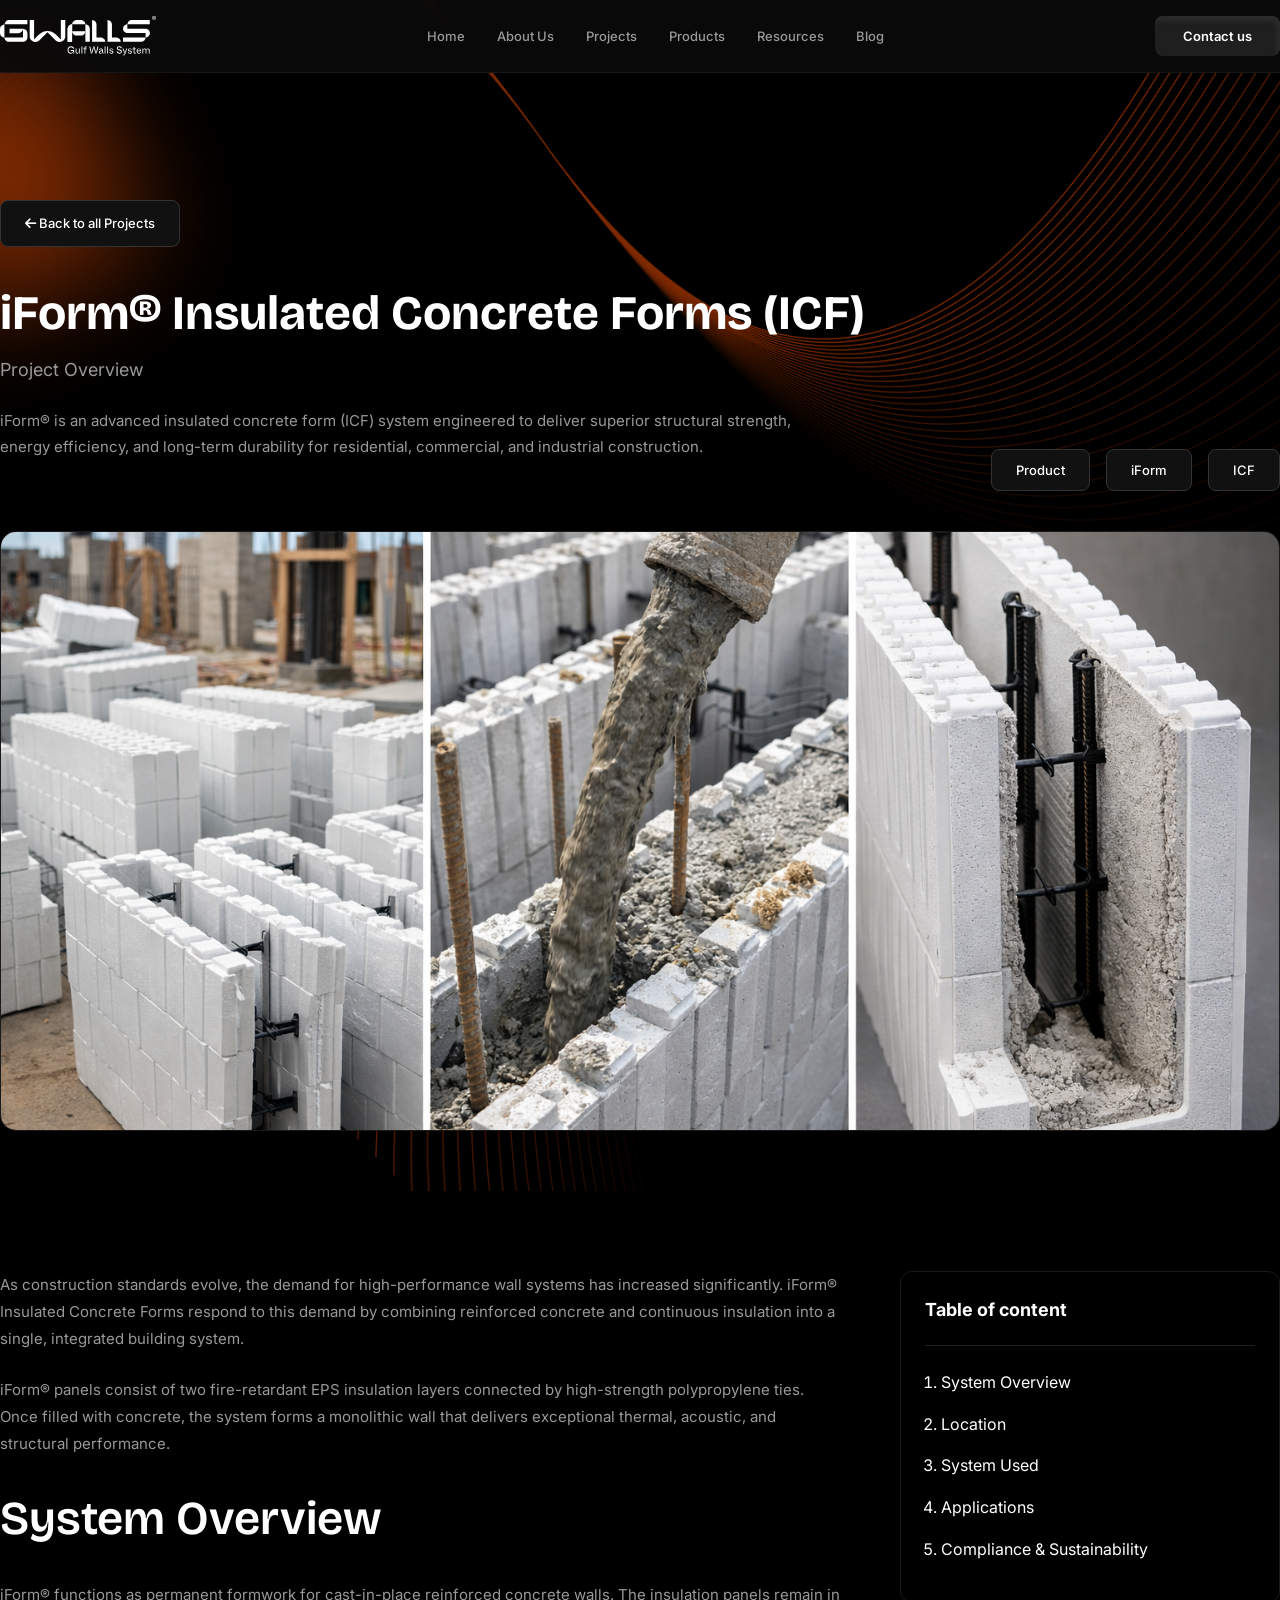
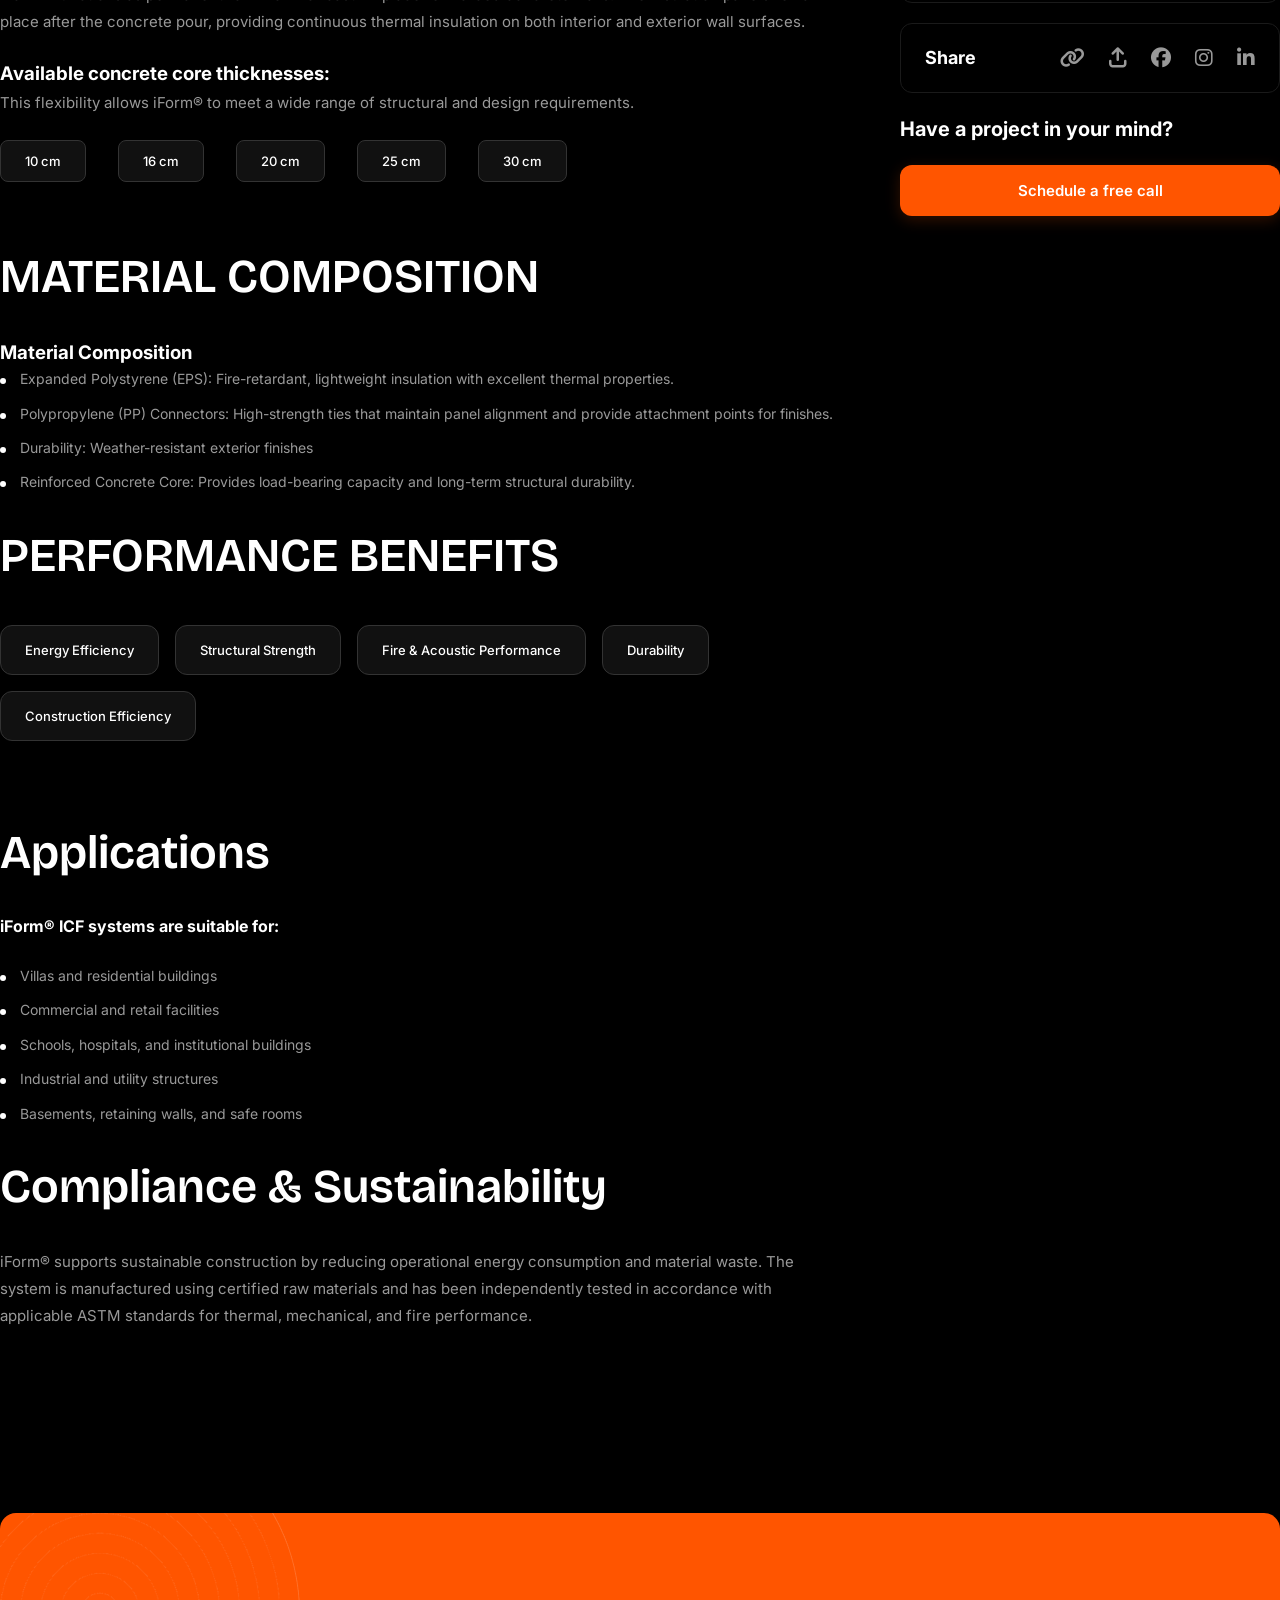
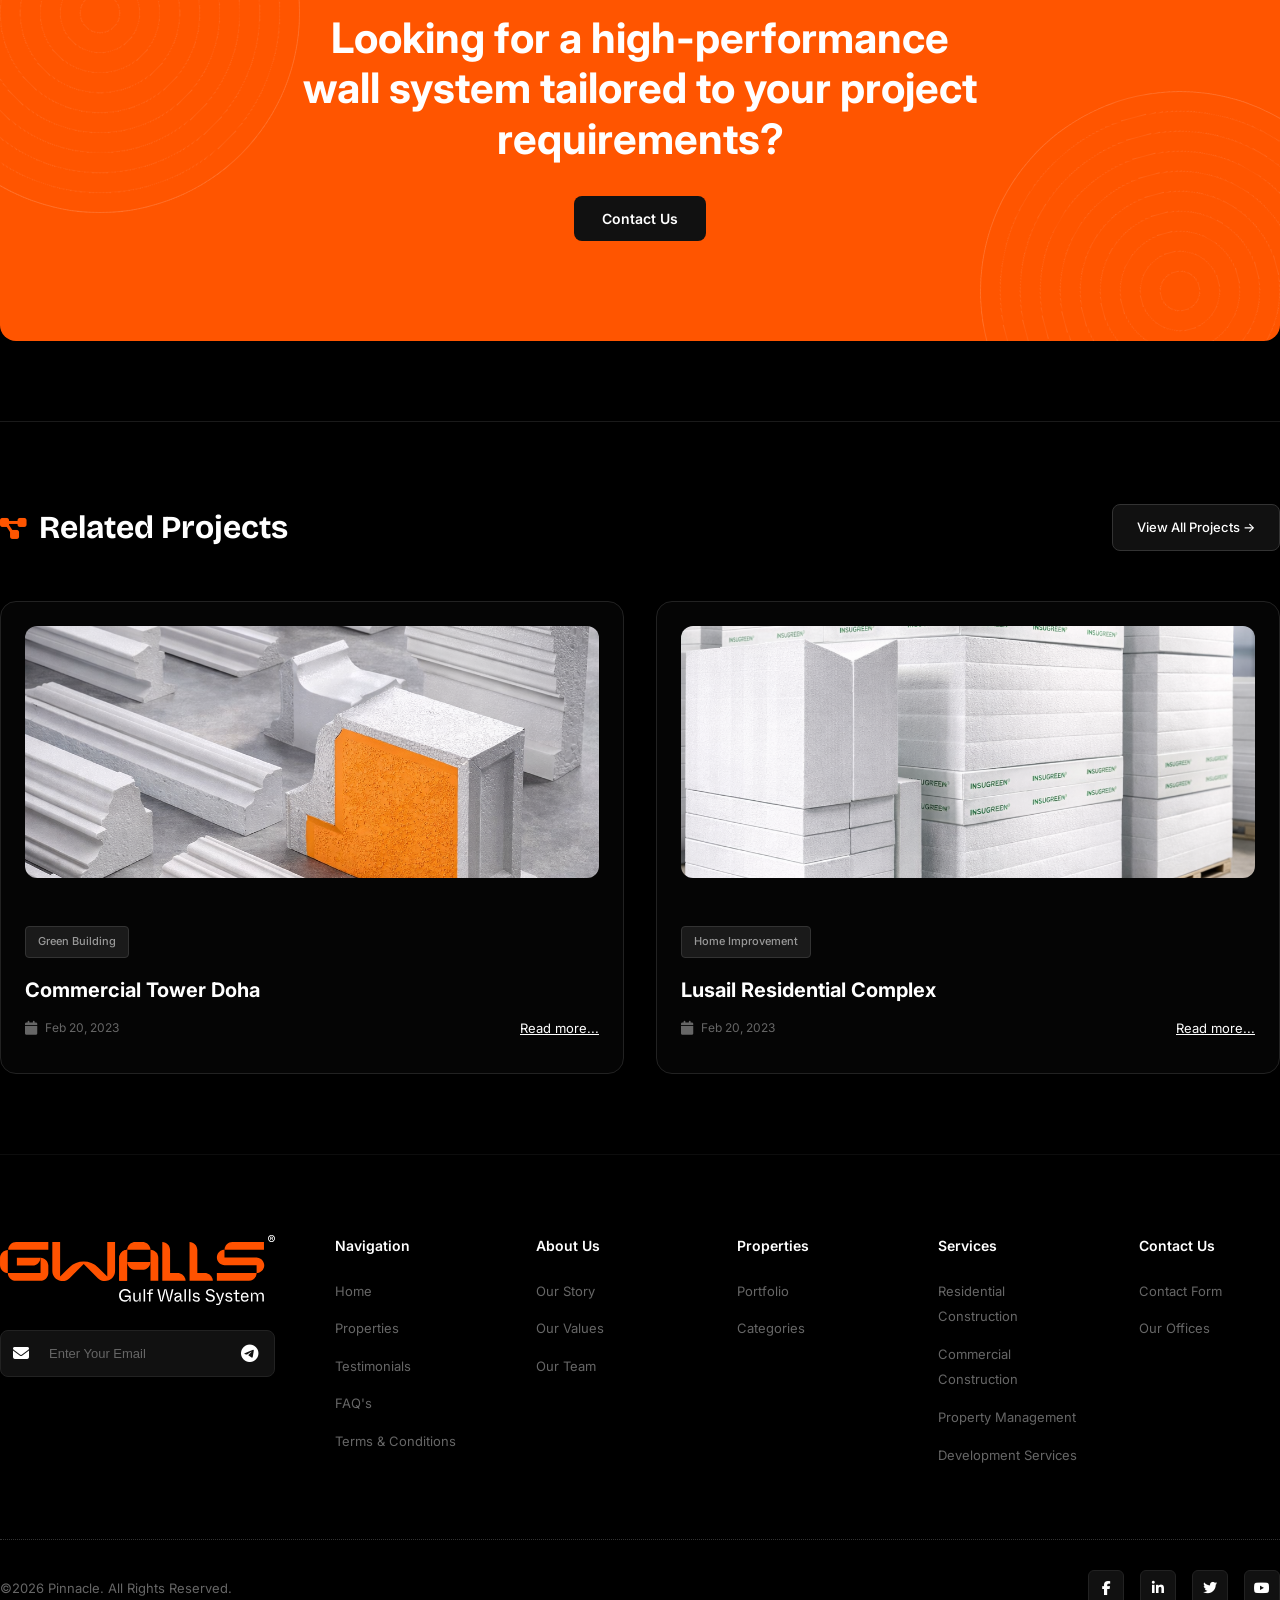
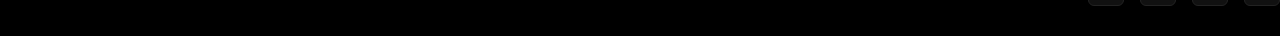
<file: blog.html>
<!doctype html>
<html lang="en">
  <head>
    <meta charset="UTF-8" />
    <meta name="viewport" content="width=device-width, initial-scale=1.0" />
    <link rel="icon" type="image/svg+xml" href="./images/svgs/logo.svg" />
    <title>Blog - G-Walls</title>
    <meta
      name="description"
      content="iForm® Insulated Concrete Forms (ICF) - iForm® is an advanced insulated concrete form (ICF) system engineered to deliver superior structural strength, energy efficiency, and long-term durability for residential, commercial, and industrial construction."
    />
    <link rel="stylesheet" href="style.css" />
    <link rel="preconnect" href="https://fonts.googleapis.com" />
    <link rel="preconnect" href="https://fonts.gstatic.com" crossorigin />
    <link
      rel="stylesheet"
      href="https://cdnjs.cloudflare.com/ajax/libs/font-awesome/6.5.1/css/all.min.css"
    />
    <link
      href="https://fonts.googleapis.com/css2?family=Inter:wght@300;400;500;600;700;800;900&display=swap"
      rel="stylesheet"
    />
  </head>

  <body>
    <!-- Navigation -->
    <nav class="navbar">
      <div class="container">
        <div class="nav-content">
          <a href="index.html" class="logo">
            <img src="./images/svgs/logo.svg" alt="G-Walls" />
          </a>
          <ul class="nav-links">
            <li><a href="index.html">Home</a></li>
            <li><a href="about.html">About Us</a></li>
            <li><a href="projects.html">Projects</a></li>
            <li><a href="#services">Products</a></li>
            <li><a href="resources.html">Resources</a></li>
            <li><a href="blog.html" class="active">Blog</a></li>
          </ul>
          <a href="contact.html">
            <button class="btn-secondary">Contact us</button>
          </a>
          <button class="mobile-menu-toggle">
            <span></span>
            <span></span>
            <span></span>
          </button>
        </div>
      </div>
    </nav>

    <!-- Project Details Hero -->
    <section class="project-details-hero">
      <div class="container project-hero-container">
        <!-- Breadcrumb -->

        <a href="projects.html" class="btn-back-projects">
          <i class="fa-solid fa-arrow-left"></i> Back to all Projects
        </a>

        <!-- Project Info Wrapper -->
        <div class="project-hero-info">
          <div class="project-hero-text">
            <h1 class="project-title">iForm® Insulated Concrete Forms (ICF)</h1>
            <p class="project-subtitle">Project Overview</p>
            <p class="project-hero-desc">
              iForm® is an advanced insulated concrete form (ICF) system
              engineered to deliver superior structural strength, energy
              efficiency, and long-term durability for residential, commercial,
              and industrial construction.
            </p>
          </div>
          <!-- Project Hero Actions -->
          <div class="project-hero-actions">
            <button class="btn-dark-outline">Product</button>
            <button class="btn-dark-outline">iForm</button>
            <button class="btn-dark-outline">ICF</button>
          </div>
        </div>

        <!-- Main Project Image -->
        <div class="project-main-image">
          <img src="./images/blog.png" alt="Place Vendôme Mall - Main View" />
        </div>
      </div>
    </section>

    <!-- Project Content -->
    <section class="project-content">
      <div class="container">
        <div class="project-content-grid">
          <!-- Main Content -->
          <div class="project-main-content">
            <!-- System Application -->
            <div class="content-block">
              <p>
                As construction standards evolve, the demand for
                high-performance wall systems has increased significantly.
                iForm® Insulated Concrete Forms respond to this demand by
                combining reinforced concrete and continuous insulation into a
                single, integrated building system.
              </p>
              <p>
                iForm® panels consist of two fire-retardant EPS insulation
                layers connected by high-strength polypropylene ties. Once
                filled with concrete, the system forms a monolithic wall that
                delivers exceptional thermal, acoustic, and structural
                performance.
              </p>

              <!-- Technical Highlights -->
              <h2>System Overview</h2>
              <p>
                iForm® functions as permanent formwork for cast-in-place
                reinforced concrete walls. The insulation panels remain in place
                after the concrete pour, providing continuous thermal insulation
                on both interior and exterior wall surfaces.
              </p>

              <h3>Available concrete core thicknesses:</h3>
              <p>
                This flexibility allows iForm® to meet a wide range of
                structural and design requirements.
              </p>
              <div class="core-thicknesses">
                <button class="btn-dark-outline" style="max-width: fit-content">
                  10 cm
                </button>
                <button class="btn-dark-outline" style="max-width: fit-content">
                  16 cm
                </button>
                <button class="btn-dark-outline" style="max-width: fit-content">
                  20 cm
                </button>
                <button class="btn-dark-outline" style="max-width: fit-content">
                  25 cm
                </button>
                <button class="btn-dark-outline" style="max-width: fit-content">
                  30 cm
                </button>
              </div>
              <br />

              <!-- Performance Benefits -->
              <h2>MATERIAL COMPOSITION</h2>
              <h3>Material Composition</h3>
              <ul class="content-list">
                <li>
                  Expanded Polystyrene (EPS): Fire-retardant, lightweight
                  insulation with excellent thermal properties.
                </li>
                <li>
                  Polypropylene (PP) Connectors: High-strength ties that
                  maintain panel alignment and provide attachment points for
                  finishes.
                </li>
                <li>Durability: Weather-resistant exterior finishes</li>
                <li>
                  Reinforced Concrete Core: Provides load-bearing capacity and
                  long-term structural durability.
                </li>
              </ul>

              <!-- Project Context -->
              <h2>PERFORMANCE BENEFITS</h2>
              <div class="performance-benefits-grid">
                <button class="btn-dark-outline" style="max-width: fit-content">
                  Energy Efficiency
                </button>
                <button class="btn-dark-outline" style="max-width: fit-content">
                  Structural Strength
                </button>
                <button class="btn-dark-outline" style="max-width: fit-content">
                  Fire & Acoustic Performance
                </button>
                <button class="btn-dark-outline" style="max-width: fit-content">
                  Durability
                </button>
                <button class="btn-dark-outline" style="max-width: fit-content">
                  Construction Efficiency
                </button>
              </div>

              <br />

              <!-- Applications -->
              <h2>Applications</h2>
              <b>iForm® ICF systems are suitable for:</b>
              <br />
              <br />
              <ul class="content-list">
                <li>Villas and residential buildings</li>
                <li>Commercial and retail facilities</li>
                <li>Schools, hospitals, and institutional buildings</li>
                <li>Industrial and utility structures</li>
                <li>Basements, retaining walls, and safe rooms</li>
              </ul>
              <h2>Compliance & Sustainability</h2>
              <p>
                iForm® supports sustainable construction by reducing operational
                energy consumption and material waste. The system is
                manufactured using certified raw materials and has been
                independently tested in accordance with applicable ASTM
                standards for thermal, mechanical, and fire performance.
              </p>
            </div>
          </div>

          <!-- Sidebar -->
          <div class="project-sidebar">
            <!-- Project Info Card -->
            <div class="sidebar-card info-card">
              <h3>Table of content</h3>
              <ol id="blog">
                <li>
                  <span class="label">System Overview</span>
                </li>
                <li>
                  <span class="label">Location</span>
                </li>
                <li>
                  <span class="label">System Used</span>
                </li>
                <li>
                  <span class="label">Applications</span>
                </li>
                <li>
                  <span class="label">Compliance & Sustainability</span>
                </li>
              </ol>
            </div>

            <!-- Share Card -->
            <div class="sidebar-card share-card">
              <span class="share-title">Share</span>
              <div class="share-links">
                <a href="#" aria-label="Copy Link">
                  <i class="fa-solid fa-link"></i>
                </a>
                <a href="#" aria-label="Share">
                  <i class="fa-solid fa-arrow-up-from-bracket"></i>
                </a>
                <a href="#" aria-label="Share on Facebook">
                  <i class="fa-brands fa-facebook"></i>
                </a>
                <a href="#" aria-label="Share on Instagram">
                  <i class="fa-brands fa-instagram"></i>
                </a>
                <a href="#" aria-label="Share on LinkedIn">
                  <i class="fa-brands fa-linkedin-in"></i>
                </a>
              </div>
            </div>

            <!-- CTA Card -->
            <div class="sidebar-cta">
              <h4>Have a project in your mind?</h4>
              <button class="btn-orange-full">Schedule a free call</button>
            </div>
          </div>
        </div>
      </div>
    </section>

    <!-- CTA Section -->
    <section class="cta-section">
      <div class="container">
        <div class="cta-banner">
          <div class="cta-pattern-left"></div>
          <div class="cta-pattern-right"></div>
          <div class="cta-content">
            <h2 class="cta-title">
              Looking for a high-performance wall system tailored to your
              project requirements?
            </h2>
            <button class="btn-dark-solid">Contact Us</button>
          </div>
        </div>
      </div>
    </section>

    <!-- Related Projects -->
    <section class="related-projects">
      <div class="container">
        <div class="related-header">
          <h2>
            <i class="fas fa-project-diagram"></i>
            Related Projects
          </h2>
          <a href="projects.html" class="btn-dark-outline"
            >View All Projects →</a
          >
        </div>

        <div class="projects-grid-blog">
          <!-- Related Project 1 -->
          <div class="project-card">
            <div class="project-image">
              <img src="./images/blog-1.png" alt="Commercial Project" />
            </div>
            <div class="project-info">
              <div
                class="tag-dark"
                style="width: fit-content; margin-bottom: 16px"
              >
                Green Building
              </div>
              <h3>Commercial Tower Doha</h3>
              <div class="project-meta">
                <div class="meta-row">
                  <i class="fas fa-calendar location-icon"></i>
                  <span class="location">Feb 20, 2023</span>
                </div>
                <div style="font-size: small; text-decoration: underline">
                  Read more...
                </div>
              </div>
            </div>
          </div>

          <!-- Related Project 2 -->
          <div class="project-card">
            <div class="project-image">
              <img src="./images/blog-2.png" alt="Residential Complex" />
            </div>
            <div class="project-info">
              <div
                class="tag-dark"
                style="width: fit-content; margin-bottom: 16px"
              >
                Home Improvement
              </div>
              <h3>Lusail Residential Complex</h3>
              <div class="project-meta">
                <div class="meta-row">
                  <i class="fas fa-calendar location-icon"></i>
                  <span class="location">Feb 20, 2023</span>
                </div>
                <div style="font-size: small; text-decoration: underline">
                  Read more...
                </div>
              </div>
            </div>
          </div>
        </div>
      </div>
    </section>

    <!-- Footer -->
    <footer class="footer" id="contact">
      <div class="container">
        <div class="footer-content">
          <div class="footer-brand">
            <div class="footer-logo">
              <img src="./images/svgs/orange-logo.svg" alt="G-Walls" />
            </div>
            <div class="footer-newsletter">
              <i class="fa-solid fa-envelope" style="padding: 4px 8px"></i>
              <input type="email" placeholder="Enter Your Email" />
              <button class="newsletter-btn" aria-label="Telegram">
                <i class="fa-brands fa-telegram"></i>
              </button>
            </div>
          </div>

          <div class="footer-column">
            <h4>Navigation</h4>
            <ul>
              <li><a href="index.html">Home</a></li>
              <li><a href="#projects">Properties</a></li>
              <li><a href="#testimonials">Testimonials</a></li>
              <li><a href="#faq">FAQ's</a></li>
              <li><a href="#">Terms & Conditions</a></li>
            </ul>
          </div>

          <div class="footer-column">
            <h4>About Us</h4>
            <ul>
              <li><a href="about.html">Our Story</a></li>
              <li><a href="about.html">Our Values</a></li>
              <li><a href="about.html">Our Team</a></li>
            </ul>
          </div>

          <div class="footer-column">
            <h4>Properties</h4>
            <ul>
              <li><a href="#projects">Portfolio</a></li>
              <li><a href="#projects">Categories</a></li>
            </ul>
          </div>

          <div class="footer-column">
            <h4>Services</h4>
            <ul>
              <li><a href="#services">Residential Construction</a></li>
              <li><a href="#services">Commercial Construction</a></li>
              <li><a href="#services">Property Management</a></li>
              <li><a href="#services">Development Services</a></li>
            </ul>
          </div>

          <div class="footer-column">
            <h4>Contact Us</h4>
            <ul>
              <li><a href="#contact">Contact Form</a></li>
              <li><a href="#contact">Our Offices</a></li>
            </ul>
          </div>
        </div>

        <div class="footer-bottom">
          <p>©2026 Pinnacle. All Rights Reserved.</p>
          <div class="footer-social">
            <a href="#" aria-label="Facebook"
              ><i class="fa-brands fa-facebook-f"></i
            ></a>
            <a href="#" aria-label="LinkedIn"
              ><i class="fa-brands fa-linkedin-in"></i
            ></a>
            <a href="#" aria-label="Twitter"
              ><i class="fa-brands fa-twitter"></i
            ></a>
            <a href="#" aria-label="YouTube"
              ><i class="fa-brands fa-youtube"></i
            ></a>
          </div>
        </div>
      </div>
    </footer>

    <script src="script.js"></script>
  </body>
</html>
</file>
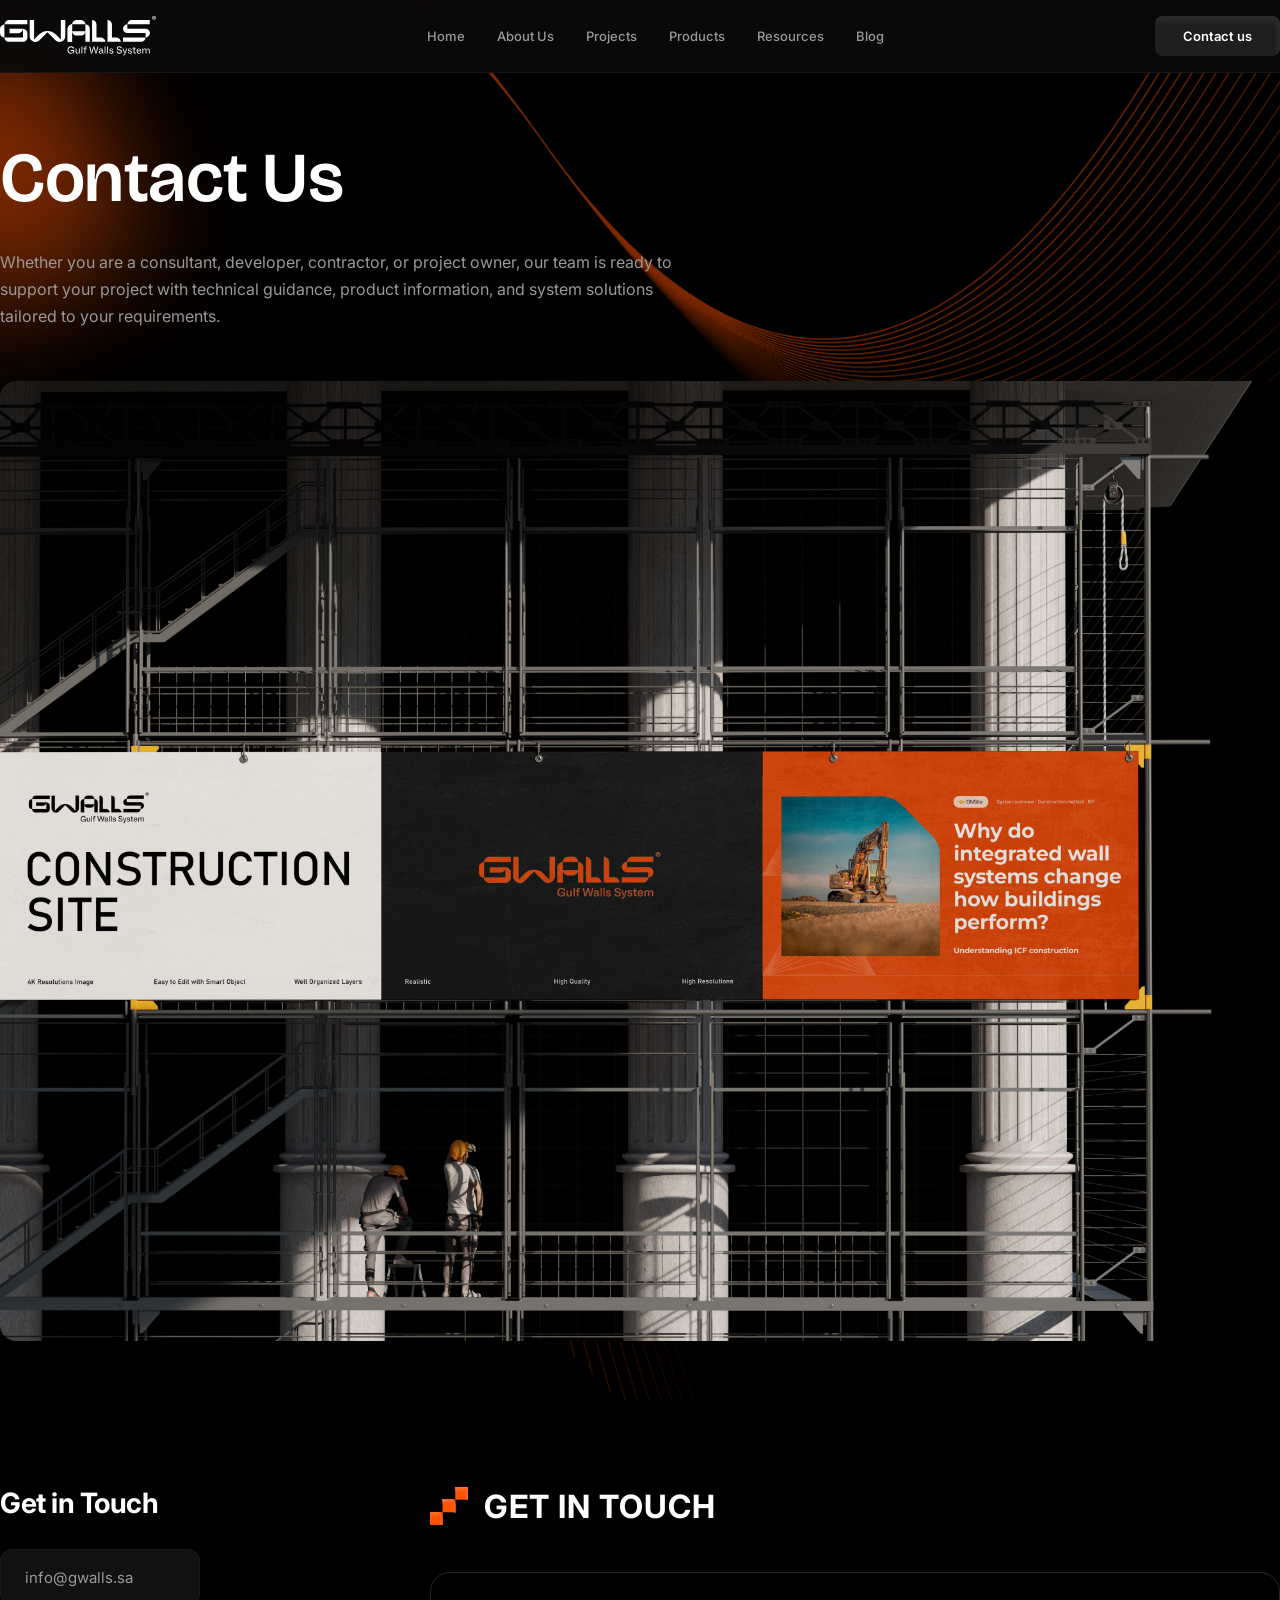
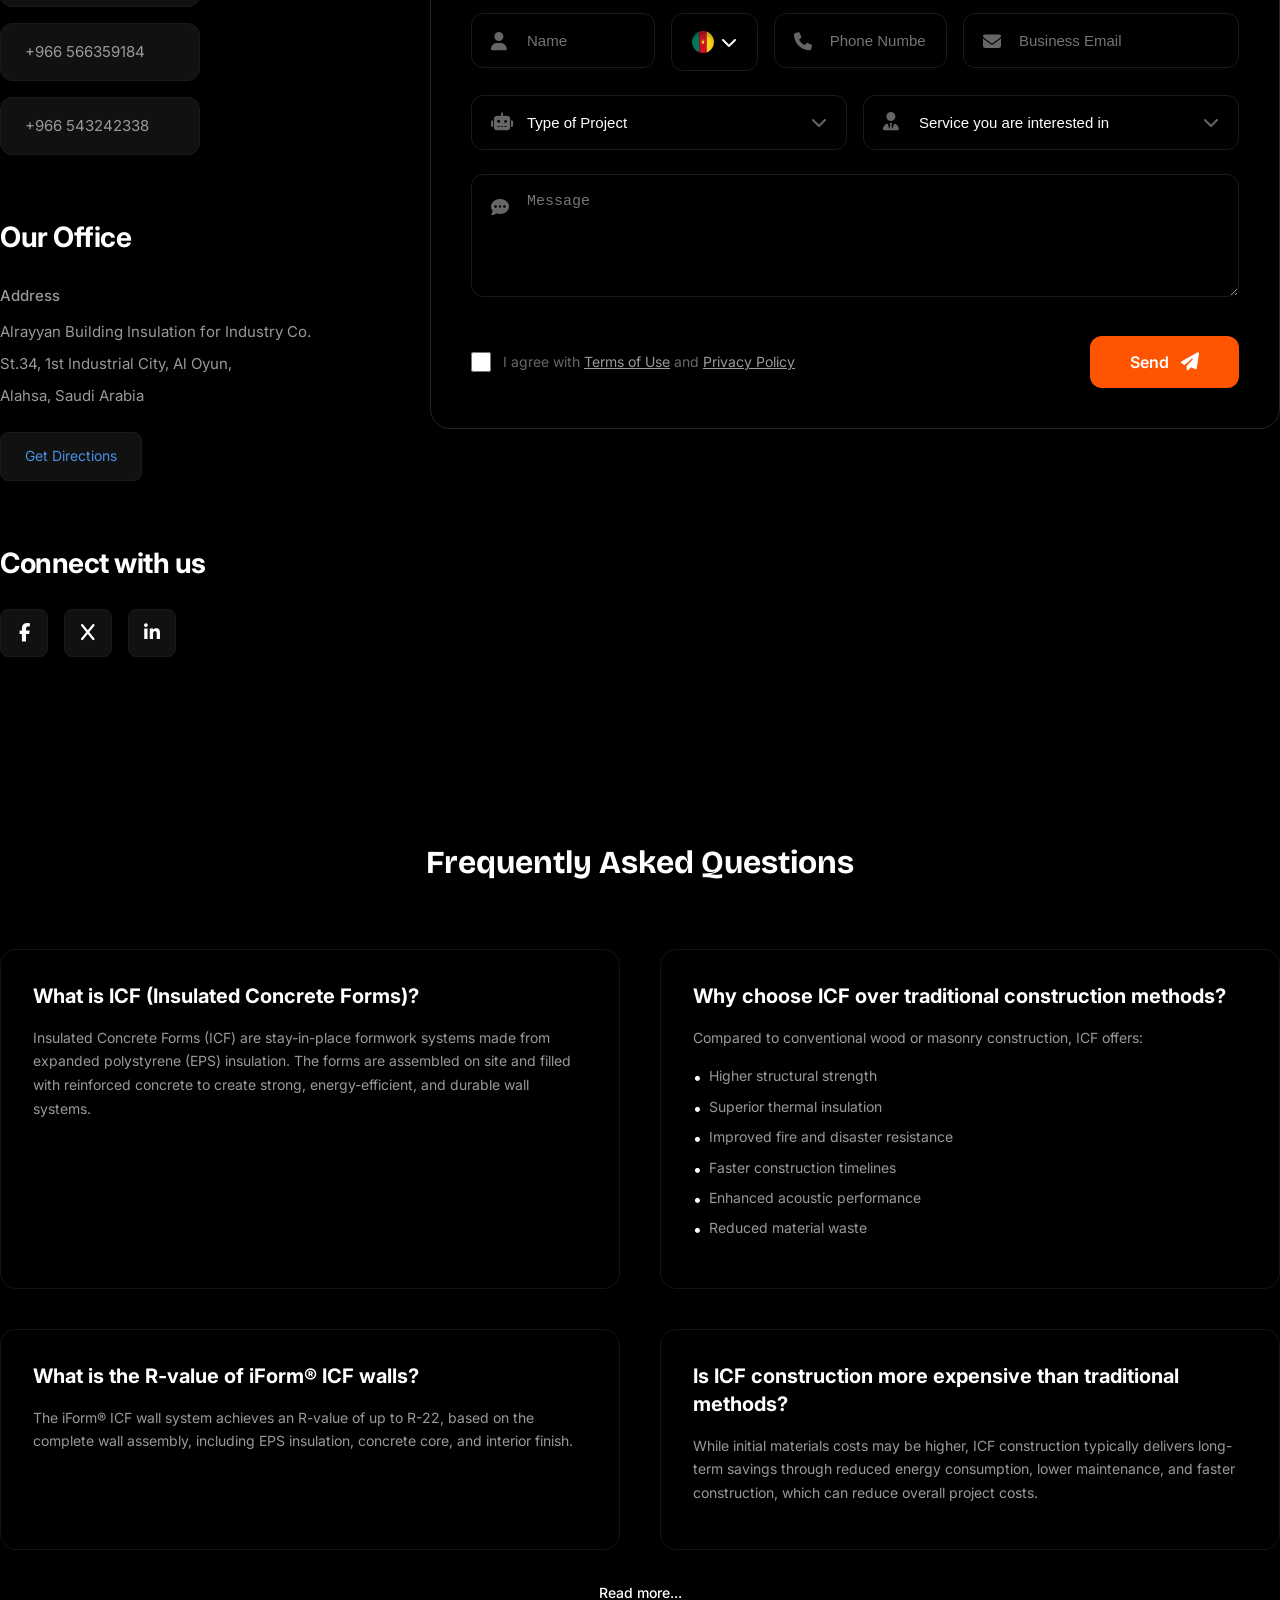
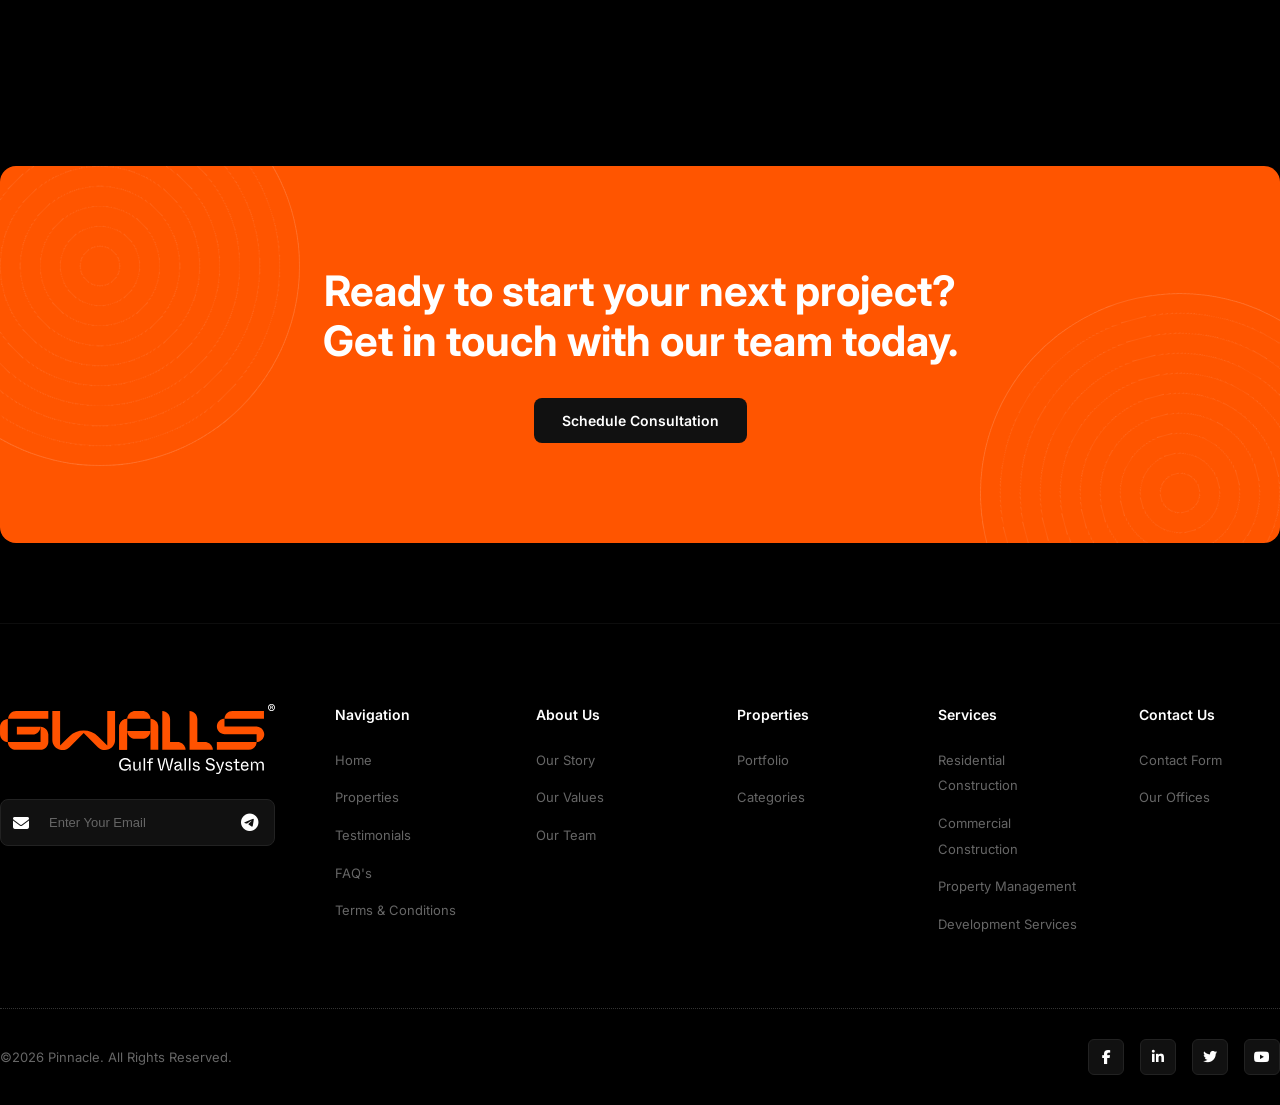
<file: contact.html>
<!doctype html>
<html lang="en">
  <head>
    <meta charset="UTF-8" />
    <meta name="viewport" content="width=device-width, initial-scale=1.0" />
    <link rel="icon" type="image/svg+xml" href="./images/svgs/logo.svg" />
    <title>Contact Us - G-Walls | Engineering Better Structures</title>
    <meta
      name="description"
      content="Contact G-Walls for technical guidance, product information, and system solutions tailored to your project requirements."
    />
    <link rel="stylesheet" href="style.css" />
    <link rel="preconnect" href="https://fonts.googleapis.com" />
    <link rel="preconnect" href="https://fonts.gstatic.com" crossorigin />
    <link
      rel="stylesheet"
      href="https://cdnjs.cloudflare.com/ajax/libs/font-awesome/6.5.1/css/all.min.css"
    />
    <link
      href="https://fonts.googleapis.com/css2?family=Inter:wght@300;400;500;600;700;800;900&display=swap"
      rel="stylesheet"
    />
  </head>
  <body>
    <!-- Navigation -->
    <nav class="navbar">
      <div class="container">
        <div class="nav-content">
          <a href="index.html" class="logo">
            <img src="./images/svgs/logo.svg" alt="G-Walls" />
          </a>
          <ul class="nav-links">
            <li><a href="index.html">Home</a></li>
            <li><a href="about.html">About Us</a></li>
            <li><a href="projects.html">Projects</a></li>
            <li><a href="#services">Products</a></li>
            <li><a href="resources.html">Resources</a></li>
            <li><a href="blog.html">Blog</a></li>
          </ul>
          <a href="contact.html">
            <button class="btn-secondary">Contact us</button>
          </a>
          <button class="mobile-menu-toggle">
            <span></span>
            <span></span>
            <span></span>
          </button>
        </div>
      </div>
    </nav>

    <!-- Contact Hero -->
    <section class="contact-hero">
      <div class="container">
        <div class="contact-hero-content" style="margin-bottom: 50px">
          <h1>Contact Us</h1>
          <p>
            Whether you are a consultant, developer, contractor, or project
            owner, our team is ready to support your project with technical
            guidance, product information, and system solutions tailored to your
            requirements.
          </p>
        </div>
        <img
          src="./images/contact-us-bg.jpg"
          alt="G-Walls"
          style="border-radius: 16px"
        />
      </div>
    </section>

    <!-- Contact Section -->
    <section class="contact-section-v2">
      <div class="container">
        <div class="contact-wrapper-v2">
          <!-- Left Content -->
          <div class="contact-info-v2">
            <div class="info-block">
              <h2 class="section-title-v2">Get in Touch</h2>
              <div class="contact-buttons">
                <a href="mailto:info@gwalls.sa" class="contact-pill"
                  >info@gwalls.sa</a
                >
                <a href="tel:+966566359184" class="contact-pill"
                  >+966 566359184</a
                >
                <a href="tel:+966543242338" class="contact-pill"
                  >+966 543242338</a
                >
              </div>
            </div>

            <div class="info-block">
              <h2 class="section-title-v2">Our Office</h2>
              <div class="address-v2">
                <p class="address-label">Address</p>
                <p>Alrayyan Building Insulation for Industry Co.</p>
                <p>St.34, 1st Industrial City, Al Oyun,</p>
                <p>Alahsa, Saudi Arabia</p>
                <a href="#" class="btn-directions-v2">Get Directions</a>
              </div>
            </div>

            <div class="info-block">
              <h2 class="section-title-v2">Connect with us</h2>
              <div class="social-icons-v2">
                <a href="#" class="social-box"
                  ><i class="fab fa-facebook-f"></i
                ></a>
                <a href="#" class="social-box"><i class="fab fa-x"></i></a>
                <a href="#" class="social-box"
                  ><i class="fab fa-linkedin-in"></i
                ></a>
              </div>
            </div>
          </div>

          <!-- Right Content (Form) -->
          <div class="contact-form-v2">
            <div class="form-header-v2">
              <div>
                <img src="./images/svgs/contact-vectore.svg" alt="" />
              </div>
              <h2 class="form-title-v2">GET IN TOUCH</h2>
            </div>

            <div class="form-container-v2">
              <form id="main-contact-form">
                <div class="form-row">
                  <div class="input-group-v2 flex-2">
                    <i class="fas fa-user icon-v2"></i>
                    <input type="text" placeholder="Name" required />
                  </div>
                  <div class="form-row-group">
                    <div class="input-group-v2 flex-1 no-icon">
                      <div class="custom-select-v2" id="country-select">
                        <div class="select-trigger-v2">
                          <img
                            src="./images/svgs/flag.svg"
                            alt="SA"
                            class="flag-icon"
                          />
                          <i class="fas fa-chevron-down"></i>
                        </div>
                        <div class="select-options-v2">
                          <div class="select-option-v2 active" data-value="SA">
                            <img
                              src="./images/svgs/flag.svg"
                              alt="SA"
                              class="flag-icon"
                            />
                            <span>Saudi Arabia (+966)</span>
                          </div>
                          <div class="select-option-v2" data-value="AE">
                            <img
                              src="https://flagcdn.com/w20/ae.png"
                              alt="AE"
                              class="flag-icon"
                            />
                            <span>UAE (+971)</span>
                          </div>
                          <div class="select-option-v2" data-value="QA">
                            <img
                              src="https://flagcdn.com/w20/qa.png"
                              alt="QA"
                              class="flag-icon"
                            />
                            <span>Qatar (+974)</span>
                          </div>
                          <div class="select-option-v2" data-value="KW">
                            <img
                              src="https://flagcdn.com/w20/kw.png"
                              alt="KW"
                              class="flag-icon"
                            />
                            <span>Kuwait (+965)</span>
                          </div>
                        </div>
                        <input type="hidden" name="country_code" value="SA" />
                      </div>
                    </div>
                    <div class="input-group-v2 flex-2">
                      <i class="fas fa-phone icon-v2"></i>
                      <input type="tel" placeholder="Phone Number" required />
                    </div>
                  </div>
                  <div class="input-group-v2 flex-3">
                    <i class="fas fa-envelope icon-v2"></i>
                    <input type="email" placeholder="Business Email" required />
                  </div>
                </div>

                <div class="form-row">
                  <div class="input-group-v2">
                    <i class="fas fa-robot icon-v2"></i>
                    <select required>
                      <option value="" disabled selected>
                        Type of Project
                      </option>
                      <option value="residential">Residential</option>
                      <option value="commercial">Commercial</option>
                    </select>
                    <i class="fas fa-chevron-down select-arrow"></i>
                  </div>
                  <div class="input-group-v2">
                    <i class="fas fa-user-tie icon-v2"></i>
                    <select required>
                      <option value="" disabled selected>
                        Service you are interested in
                      </option>
                      <option value="icf">ICF System</option>
                      <option value="consultation">Consultation</option>
                    </select>
                    <i class="fas fa-chevron-down select-arrow"></i>
                  </div>
                </div>

                <div class="form-row">
                  <div class="input-group-v2 full-width textarea-group">
                    <i class="fas fa-comment-dots icon-v2"></i>
                    <textarea placeholder="Message" rows="5"></textarea>
                  </div>
                </div>

                <div class="form-footer-v2">
                  <div class="terms-v2">
                    <input type="checkbox" id="terms-v2" required />
                    <label for="terms-v2"
                      >I agree with <a href="#">Terms of Use</a> and
                      <a href="#">Privacy Policy</a></label
                    >
                  </div>
                  <button type="submit" class="btn-send-v2">
                    Send <i class="fas fa-paper-plane"></i>
                  </button>
                </div>
              </form>
            </div>
          </div>
        </div>
      </div>
    </section>

    <!-- FAQ Section -->
    <section class="contact-faq">
      <div class="container">
        <div class="faq-header">
          <h2>Frequently Asked Questions</h2>
        </div>

        <div class="faq-grid">
          <!-- FAQ Item 1 -->
          <div class="faq-item">
            <h3>What is ICF (Insulated Concrete Forms)?</h3>
            <p>
              Insulated Concrete Forms (ICF) are stay-in-place formwork systems
              made from expanded polystyrene (EPS) insulation. The forms are
              assembled on site and filled with reinforced concrete to create
              strong, energy-efficient, and durable wall systems.
            </p>
          </div>

          <!-- FAQ Item 2 -->
          <div class="faq-item">
            <h3>Why choose ICF over traditional construction methods?</h3>
            <p>
              Compared to conventional wood or masonry construction, ICF offers:
            </p>
            <ul>
              <li>Higher structural strength</li>
              <li>Superior thermal insulation</li>
              <li>Improved fire and disaster resistance</li>
              <li>Faster construction timelines</li>
              <li>Enhanced acoustic performance</li>
              <li>Reduced material waste</li>
            </ul>
          </div>

          <!-- FAQ Item 3 -->
          <div class="faq-item">
            <h3>What is the R-value of iForm® ICF walls?</h3>
            <p>
              The iForm® ICF wall system achieves an R-value of up to R-22,
              based on the complete wall assembly, including EPS insulation,
              concrete core, and interior finish.
            </p>
          </div>

          <!-- FAQ Item 4 -->
          <div class="faq-item">
            <h3>
              Is ICF construction more expensive than traditional methods?
            </h3>
            <p>
              While initial materials costs may be higher, ICF construction
              typically delivers long-term savings through reduced energy
              consumption, lower maintenance, and faster construction, which can
              reduce overall project costs.
            </p>
          </div>
        </div>
        <a href="#" class="read-more-link">Read more...</a>
      </div>
    </section>

    <!-- CTA Section -->
    <section class="cta-section">
      <div class="container">
        <div class="cta-banner">
          <div class="cta-pattern-left"></div>
          <div class="cta-pattern-right"></div>
          <div class="cta-content">
            <h2 class="cta-title">
              Ready to start your next project?<br />
              Get in touch with our team today.
            </h2>
            <button class="btn-dark-solid">Schedule Consultation</button>
          </div>
        </div>
      </div>
    </section>

    <!-- Footer -->
    <footer class="footer" id="contact">
      <div class="container">
        <div class="footer-content">
          <div class="footer-brand">
            <div class="footer-logo">
              <img src="./images/svgs/orange-logo.svg" alt="G-Walls" />
            </div>
            <div class="footer-newsletter">
              <i class="fa-solid fa-envelope" style="padding: 4px 8px"></i>
              <input type="email" placeholder="Enter Your Email" />
              <button class="newsletter-btn" aria-label="Telegram">
                <i class="fa-brands fa-telegram"></i>
              </button>
            </div>
          </div>

          <div class="footer-column">
            <h4>Navigation</h4>
            <ul>
              <li><a href="index.html">Home</a></li>
              <li><a href="#projects">Properties</a></li>
              <li><a href="#testimonials">Testimonials</a></li>
              <li><a href="#faq">FAQ's</a></li>
              <li><a href="#">Terms & Conditions</a></li>
            </ul>
          </div>

          <div class="footer-column">
            <h4>About Us</h4>
            <ul>
              <li><a href="about.html">Our Story</a></li>
              <li><a href="about.html">Our Values</a></li>
              <li><a href="about.html">Our Team</a></li>
            </ul>
          </div>

          <div class="footer-column">
            <h4>Properties</h4>
            <ul>
              <li><a href="#projects">Portfolio</a></li>
              <li><a href="#projects">Categories</a></li>
            </ul>
          </div>

          <div class="footer-column">
            <h4>Services</h4>
            <ul>
              <li><a href="#services">Residential Construction</a></li>
              <li><a href="#services">Commercial Construction</a></li>
              <li><a href="#services">Property Management</a></li>
              <li><a href="#services">Development Services</a></li>
            </ul>
          </div>

          <div class="footer-column">
            <h4>Contact Us</h4>
            <ul>
              <li><a href="#contact">Contact Form</a></li>
              <li><a href="#contact">Our Offices</a></li>
            </ul>
          </div>
        </div>

        <div class="footer-bottom">
          <p>©2026 Pinnacle. All Rights Reserved.</p>
          <div class="footer-social">
            <a href="#" aria-label="Facebook"
              ><i class="fa-brands fa-facebook-f"></i
            ></a>
            <a href="#" aria-label="LinkedIn"
              ><i class="fa-brands fa-linkedin-in"></i
            ></a>
            <a href="#" aria-label="Twitter"
              ><i class="fa-brands fa-twitter"></i
            ></a>
            <a href="#" aria-label="YouTube"
              ><i class="fa-brands fa-youtube"></i
            ></a>
          </div>
        </div>
      </div>
    </footer>

    <script src="script.js"></script>
  </body>
</html>
</file>
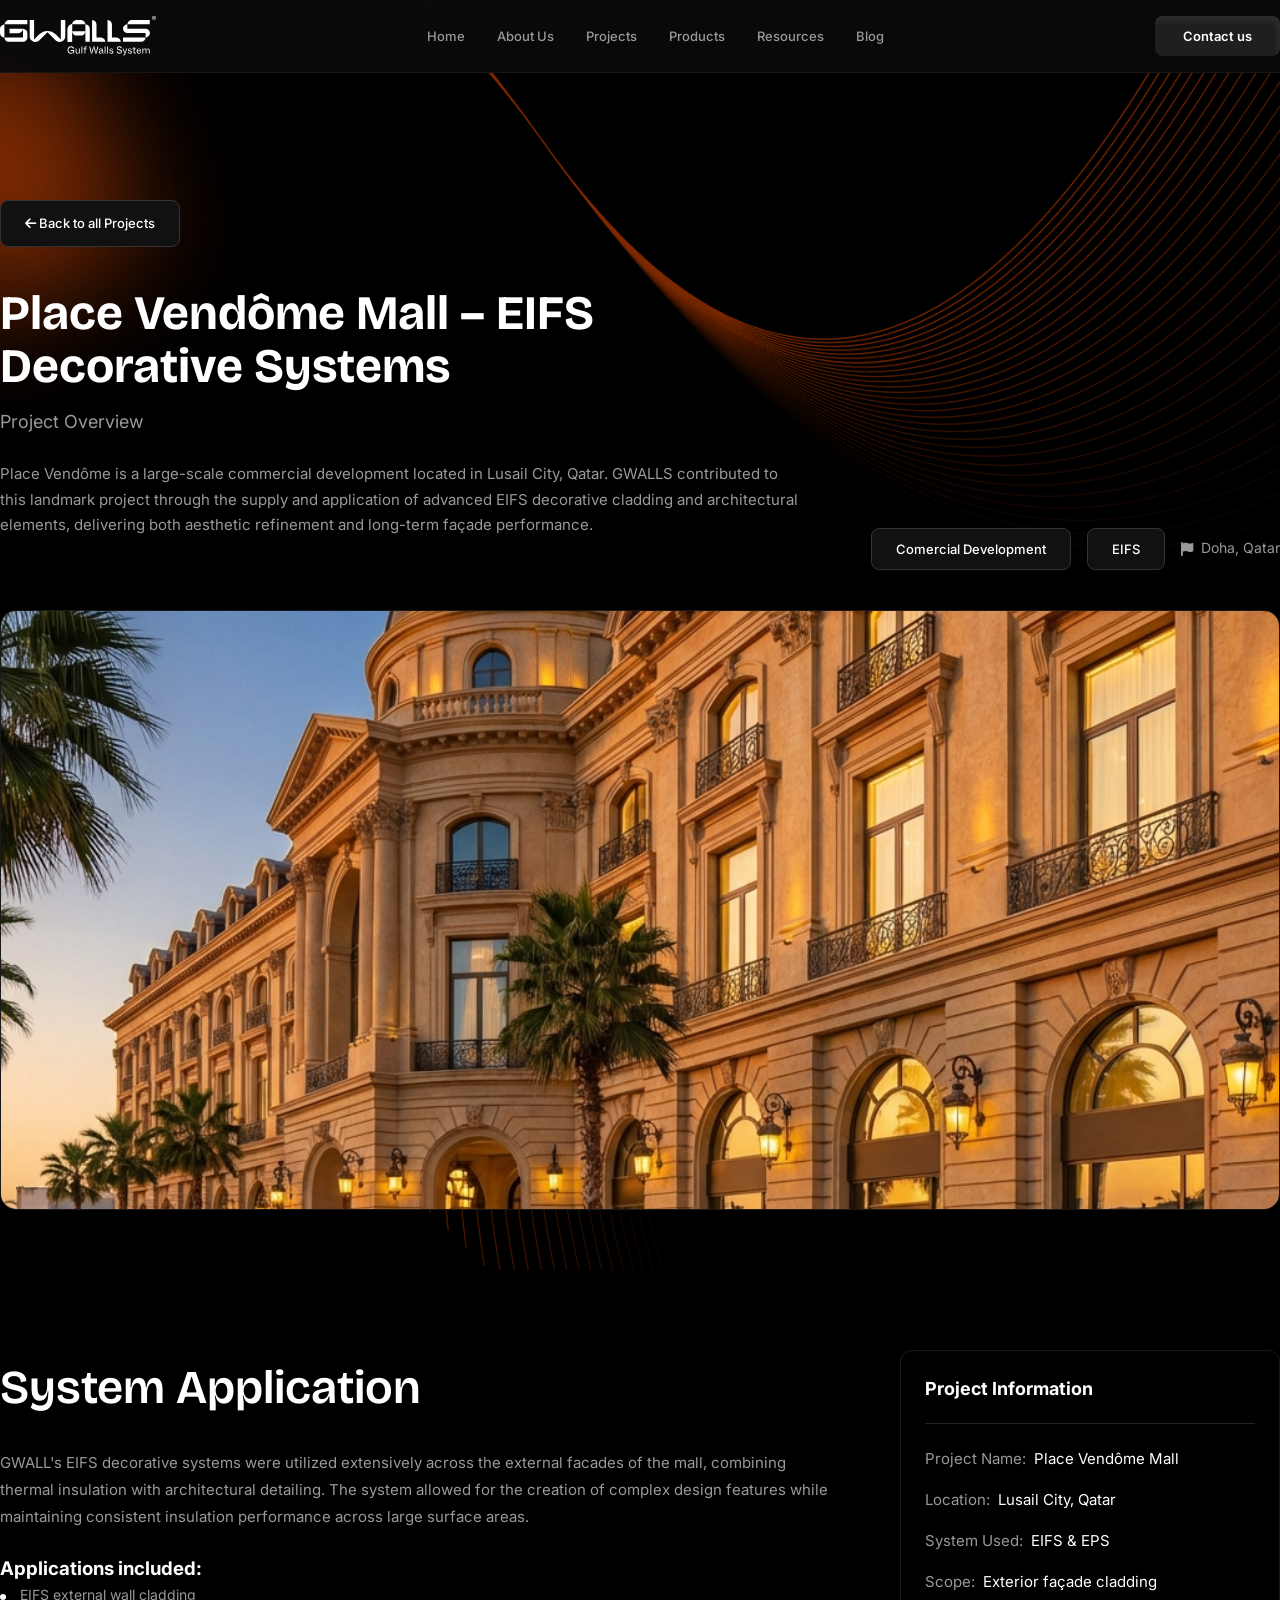
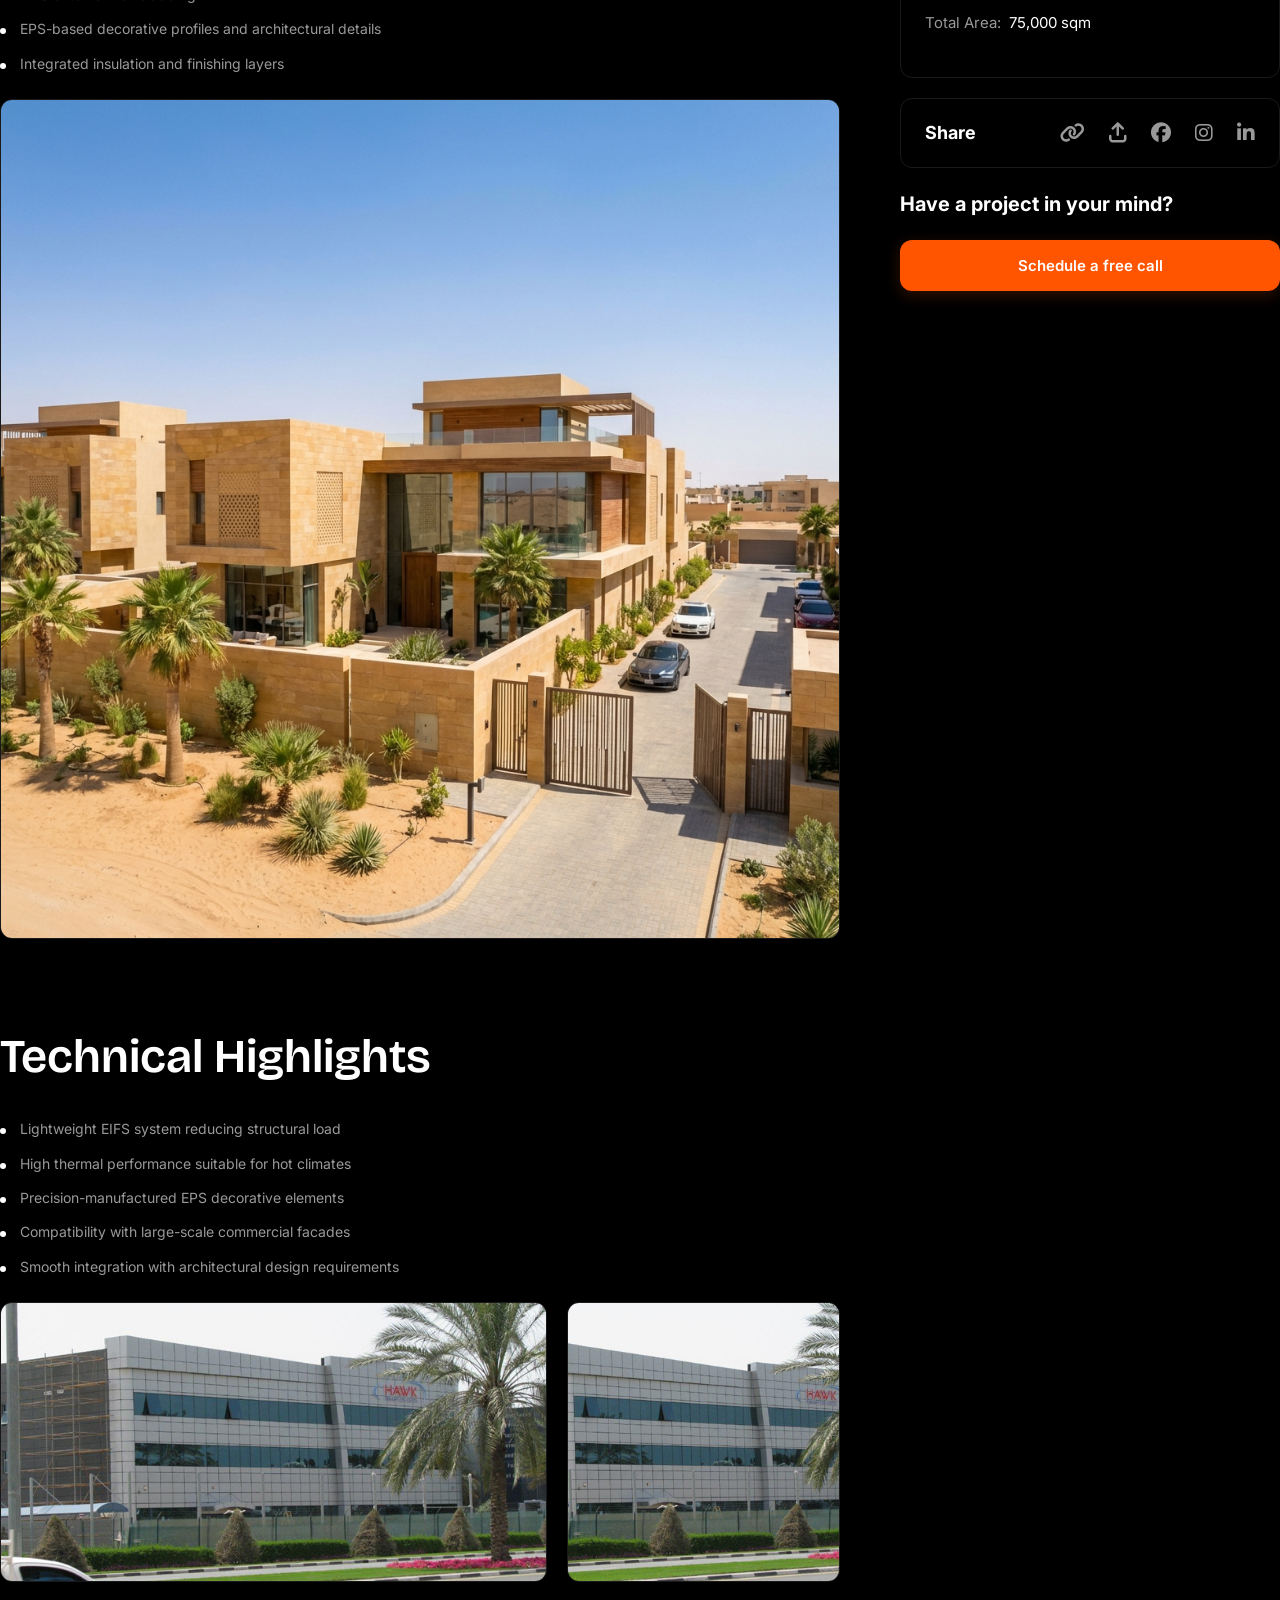
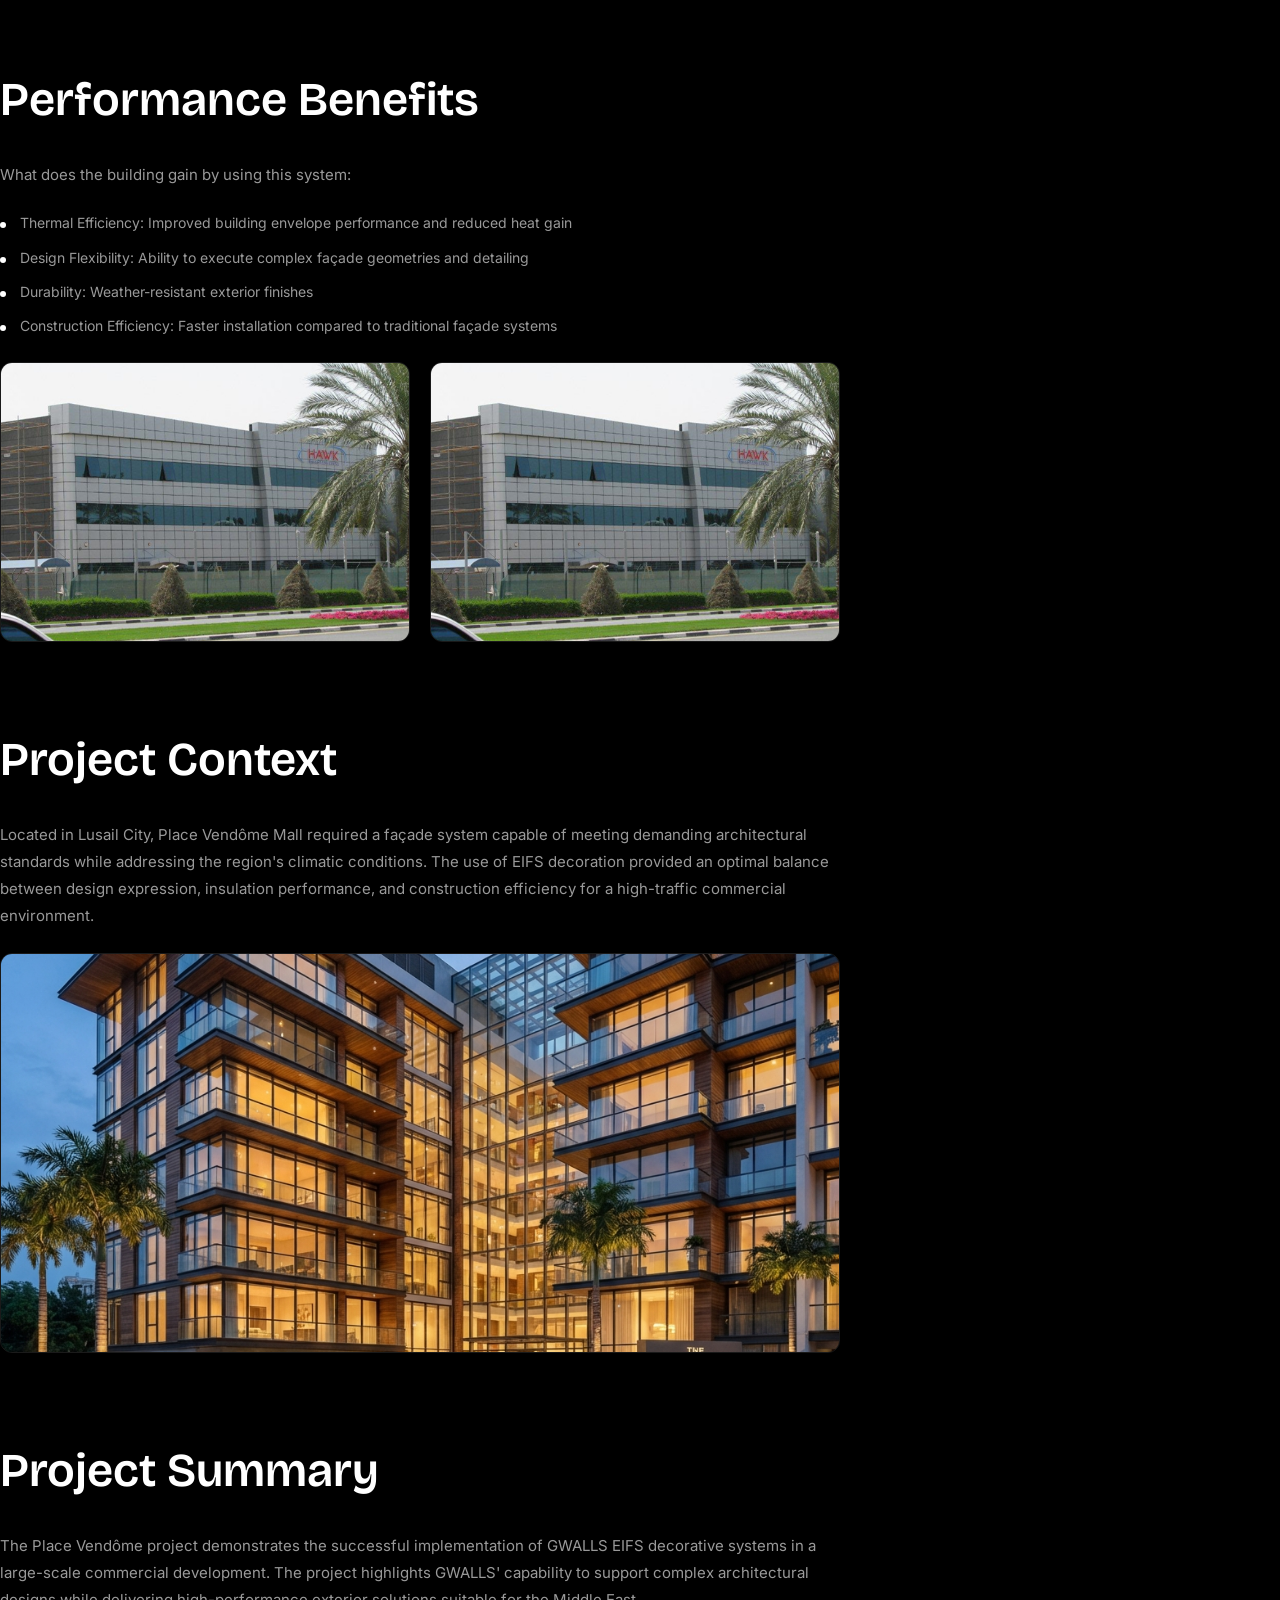
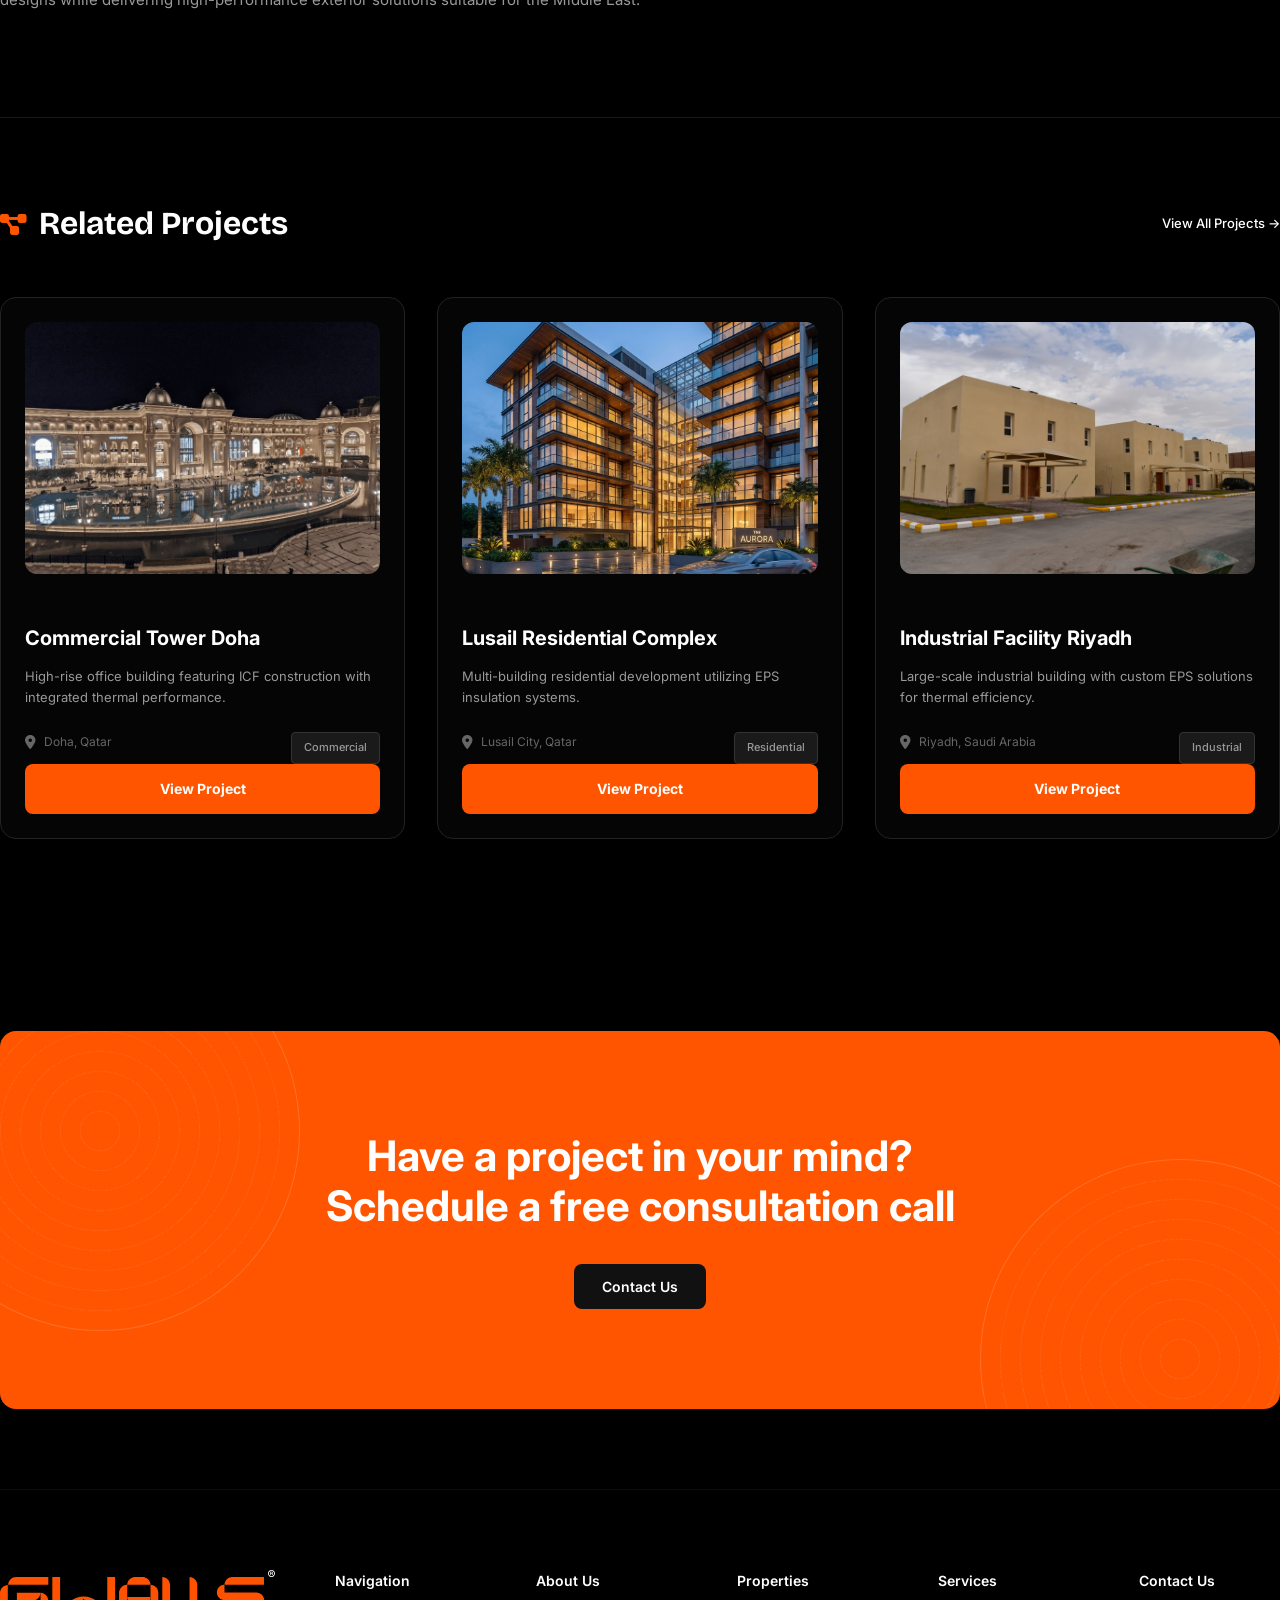
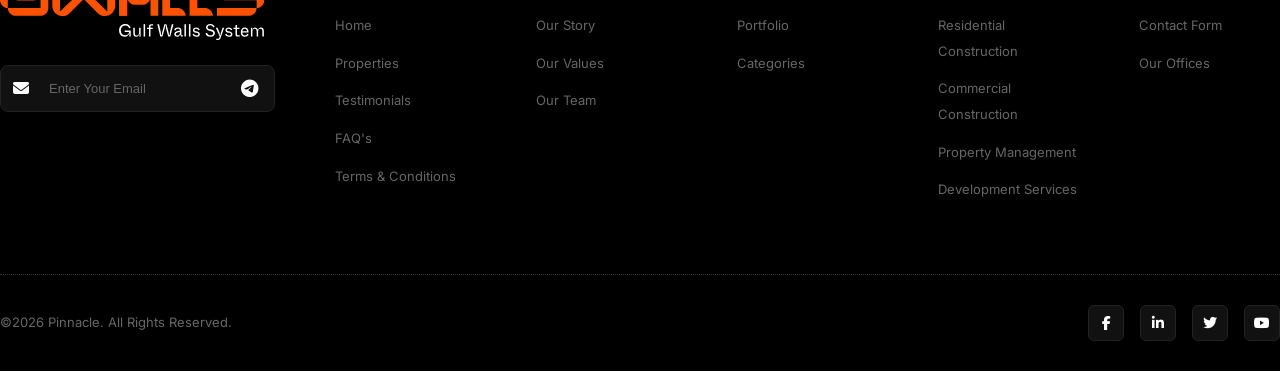
<file: project-details.html>
<!doctype html>
<html lang="en">
  <head>
    <meta charset="UTF-8" />
    <meta name="viewport" content="width=device-width, initial-scale=1.0" />
    <link rel="icon" type="image/svg+xml" href="./images/svgs/logo.svg" />
    <title>Project Details - Place Vendôme Mall | G-Walls</title>
    <meta
      name="description"
      content="View detailed information about the Place Vendôme Mall project in Lusail City, Qatar featuring GWALL's EIFS decorative systems."
    />
    <link rel="stylesheet" href="style.css" />
    <link rel="preconnect" href="https://fonts.googleapis.com" />
    <link rel="preconnect" href="https://fonts.gstatic.com" crossorigin />
    <link
      rel="stylesheet"
      href="https://cdnjs.cloudflare.com/ajax/libs/font-awesome/6.5.1/css/all.min.css"
    />
    <link
      href="https://fonts.googleapis.com/css2?family=Inter:wght@300;400;500;600;700;800;900&display=swap"
      rel="stylesheet"
    />
  </head>
  <body>
    <!-- Navigation -->
    <nav class="navbar">
      <div class="container">
        <div class="nav-content">
          <a href="index.html" class="logo">
            <img src="./images/svgs/logo.svg" alt="G-Walls" />
          </a>
          <ul class="nav-links">
            <li><a href="index.html">Home</a></li>
            <li><a href="about.html">About Us</a></li>
            <li><a href="projects.html">Projects</a></li>
            <li><a href="#services">Products</a></li>
            <li><a href="resources.html">Resources</a></li>
            <li><a href="#contact">Blog</a></li>
          </ul>
          <a href="contact.html">
            <button class="btn-secondary">Contact us</button>
          </a>
          <button class="mobile-menu-toggle">
            <span></span>
            <span></span>
            <span></span>
          </button>
        </div>
      </div>
    </nav>

    <!-- Project Details Hero -->
    <section class="project-details-hero">
      <div class="container project-hero-container">
        <!-- Breadcrumb -->

        <a href="projects.html" class="btn-back-projects">
          <i class="fa-solid fa-arrow-left"></i> Back to all Projects
        </a>

        <!-- Project Info Wrapper -->
        <div class="project-hero-info">
          <div class="project-hero-text">
            <h1 class="project-title">
              Place Vendôme Mall – EIFS Decorative Systems
            </h1>
            <p class="project-subtitle">Project Overview</p>
            <p class="project-hero-desc">
              Place Vendôme is a large-scale commercial development located in
              Lusail City, Qatar. GWALLS contributed to this landmark project
              through the supply and application of advanced EIFS decorative
              cladding and architectural elements, delivering both aesthetic
              refinement and long-term façade performance.
            </p>
          </div>
          <!-- Project Hero Actions -->
          <div class="project-hero-actions">
            <button class="btn-dark-outline">Comercial Development</button>
            <button class="btn-dark-outline">EIFS</button>
            <div class="project-location">
              <i class="fa-solid fa-flag"></i> Doha, Qatar
            </div>
          </div>
        </div>

        <!-- Main Project Image -->
        <div class="project-main-image">
          <img
            src="./images/project1.jpg"
            alt="Place Vendôme Mall - Main View"
          />
        </div>
      </div>
    </section>

    <!-- Project Content -->
    <section class="project-content">
      <div class="container">
        <div class="project-content-grid">
          <!-- Main Content -->
          <div class="project-main-content">
            <!-- System Application -->
            <div class="content-block">
              <h2>System Application</h2>
              <p>
                GWALL's EIFS decorative systems were utilized extensively across
                the external facades of the mall, combining thermal insulation
                with architectural detailing. The system allowed for the
                creation of complex design features while maintaining consistent
                insulation performance across large surface areas.
              </p>

              <div class="block-grid">
                <div>
                  <h3>Applications included:</h3>
                  <ul class="content-list">
                    <li>EIFS external wall cladding</li>
                    <li>
                      EPS-based decorative profiles and architectural details
                    </li>
                    <li>Integrated insulation and finishing layers</li>
                  </ul>
                </div>
              </div>
              <div class="block-image">
                <img src="./images/project2.jpg" alt="System Application" />
              </div>
            </div>

            <!-- Technical Highlights -->
            <div class="content-block">
              <h2>Technical Highlights</h2>
              <ul class="content-list">
                <li>Lightweight EIFS system reducing structural load</li>
                <li>High thermal performance suitable for hot climates</li>
                <li>Precision-manufactured EPS decorative elements</li>
                <li>Compatibility with large-scale commercial facades</li>
                <li>
                  Smooth integration with architectural design requirements
                </li>
              </ul>

              <div class="block-images-row" id="first">
                <div class="block-image" >
                  <img src="./images/blog1.jpg" alt="Technical Detail 1" />
                </div>
                <div class="block-image">
                  <img src="./images/blog2.jpg" alt="Technical Detail 2" style="object-fit: cover; width: 100%; height: 100%;"/>
                </div>
              </div>
            </div>

            <!-- Performance Benefits -->
            <div class="content-block">
              <h2>Performance Benefits</h2>
              <p>What does the building gain by using this system:</p>
              <ul class="content-list">
                <li>
                  Thermal Efficiency: Improved building envelope performance and
                  reduced heat gain
                </li>
                <li>
                  Design Flexibility: Ability to execute complex façade
                  geometries and detailing
                </li>
                <li>Durability: Weather-resistant exterior finishes</li>
                <li>
                  Construction Efficiency: Faster installation compared to
                  traditional façade systems
                </li>
              </ul>
                </li>
              </ul>

              <div class="block-images-row">
                <div class="block-image">
                  <img src="./images/blog1.jpg" alt="Technical Detail 1" />
                </div>
                <div class="block-image">
                  <img src="./images/blog2.jpg" alt="Technical Detail 2" />
                </div>
              </div>
            </div>

            <!-- Project Context -->
            <div class="content-block">
              <h2>Project Context</h2>
              <p>
                Located in Lusail City, Place Vendôme Mall required a façade
                system capable of meeting demanding architectural standards
                while addressing the region's climatic conditions. The use of
                EIFS decoration provided an optimal balance between design
                expression, insulation performance, and construction efficiency
                for a high-traffic commercial environment.
              </p>

              <div class="wide-image">
                <img src="./images/residential.jpg" alt="Project Context" />
              </div>
            </div>
            <div class="content-block">
              <h2>Project Summary</h2>
              <p>
               The Place Vendôme project demonstrates the successful implementation of GWALLS EIFS decorative systems in a large-scale commercial development. The project highlights GWALLS' capability to support complex architectural designs while delivering high-performance exterior solutions suitable for the Middle East.
              </p>
            </div>
          </div>

          <!-- Sidebar -->
          <div class="project-sidebar">
            <!-- Project Info Card -->
            <div class="sidebar-card info-card">
              <h3>Project Information</h3>
              <ul class="info-list">
                <li>
                  <span class="label">Project Name:</span>
                  <span class="value">Place Vendôme Mall</span>
                </li>
                <li>
                  <span class="label">Location:</span>
                  <span class="value">Lusail City, Qatar</span>
                </li>
                <li>
                  <span class="label">System Used:</span>
                  <span class="value">EIFS & EPS</span>
                </li>
                <li>
                  <span class="label">Scope:</span>
                  <span class="value">Exterior façade cladding</span>
                </li>
                <li>
                  <span class="label">Total Area:</span>
                  <span class="value">75,000 sqm</span>
                </li>
              </ul>
            </div>

            <!-- Share Card -->
            <div class="sidebar-card share-card">
              <span class="share-title">Share</span>
              <div class="share-links">
                <a href="#" aria-label="Copy Link">
                  <i class="fa-solid fa-link"></i>
                </a>
                <a href="#" aria-label="Share">
                  <i class="fa-solid fa-arrow-up-from-bracket"></i>
                </a>
                <a href="#" aria-label="Share on Facebook">
                  <i class="fa-brands fa-facebook"></i>
                </a>
                <a href="#" aria-label="Share on Instagram">
                  <i class="fa-brands fa-instagram"></i>
                </a>
                <a href="#" aria-label="Share on LinkedIn">
                  <i class="fa-brands fa-linkedin-in"></i>
                </a>
              </div>
            </div>

            <!-- CTA Card -->
            <div class="sidebar-cta">
              <h4>Have a project in your mind?</h4>
              <button class="btn-orange-full">Schedule a free call</button>
            </div>
          </div>
        </div>
      </div>
    </section>

    <!-- Related Projects -->
    <section class="related-projects">
      <div class="container">
        <div class="related-header">
          <h2>
            <i class="fas fa-project-diagram"></i>
            Related Projects
          </h2>
          <a href="projects.html" class="btn-text">View All Projects →</a>
        </div>

        <div class="projects-grid">
          <!-- Related Project 1 -->
          <div class="project-card">
            <div class="project-image">
              <img src="./images/commercial.jpg" alt="Commercial Project" />
            </div>
            <div class="project-info">
              <h3>Commercial Tower Doha</h3>
              <p>
                High-rise office building featuring ICF construction with
                integrated thermal performance.
              </p>
              <div class="project-meta">
                <div class="meta-row">
                  <i class="fas fa-map-marker-alt location-icon"></i>
                  <span class="location">Doha, Qatar</span>
                </div>
                <span class="tag-dark">Commercial</span>
              </div>
              <a href="#" class="btn-card-action">View Project</a>
            </div>
          </div>

          <!-- Related Project 2 -->
          <div class="project-card">
            <div class="project-image">
              <img src="./images/residential.jpg" alt="Residential Complex" />
            </div>
            <div class="project-info">
              <h3>Lusail Residential Complex</h3>
              <p>
                Multi-building residential development utilizing EPS insulation
                systems.
              </p>
              <div class="project-meta">
                <div class="meta-row">
                  <i class="fas fa-map-marker-alt location-icon"></i>
                  <span class="location">Lusail City, Qatar</span>
                </div>
                <span class="tag-dark">Residential</span>
              </div>
              <a href="#" class="btn-card-action">View Project</a>
            </div>
          </div>

          <!-- Related Project 3 -->
          <div class="project-card">
            <div class="project-image">
              <img src="./images/industrial.jpg" alt="Industrial Facility" />
            </div>
            <div class="project-info">
              <h3>Industrial Facility Riyadh</h3>
              <p>
                Large-scale industrial building with custom EPS solutions for
                thermal efficiency.
              </p>
              <div class="project-meta">
                <div class="meta-row">
                  <i class="fas fa-map-marker-alt location-icon"></i>
                  <span class="location">Riyadh, Saudi Arabia</span>
                </div>
                <span class="tag-dark">Industrial</span>
              </div>
              <a href="#" class="btn-card-action">View Project</a>
            </div>
          </div>
        </div>
      </div>
    </section>

    <!-- CTA Section -->
    <section class="cta-section">
      <div class="container">
        <div class="cta-banner">
          <div class="cta-pattern-left"></div>
          <div class="cta-pattern-right"></div>
          <div class="cta-content">
            <h2 class="cta-title">
              Have a project in your mind?<br />
              Schedule a free consultation call
            </h2>
            <button class="btn-dark-solid">Contact Us</button>
          </div>
        </div>
      </div>
    </section>

    <!-- Footer -->
    <footer class="footer" id="contact">
      <div class="container">
        <div class="footer-content">
          <div class="footer-brand">
            <div class="footer-logo">
              <img src="./images/svgs/orange-logo.svg" alt="G-Walls" />
            </div>
            <div class="footer-newsletter">
              <i class="fa-solid fa-envelope" style="padding: 4px 8px"></i>
              <input type="email" placeholder="Enter Your Email" />
              <button class="newsletter-btn" aria-label="Telegram">
                <i class="fa-brands fa-telegram"></i>
              </button>
            </div>
          </div>

          <div class="footer-column">
            <h4>Navigation</h4>
            <ul>
              <li><a href="index.html">Home</a></li>
              <li><a href="#projects">Properties</a></li>
              <li><a href="#testimonials">Testimonials</a></li>
              <li><a href="#faq">FAQ's</a></li>
              <li><a href="#">Terms & Conditions</a></li>
            </ul>
          </div>

          <div class="footer-column">
            <h4>About Us</h4>
            <ul>
              <li><a href="about.html">Our Story</a></li>
              <li><a href="about.html">Our Values</a></li>
              <li><a href="about.html">Our Team</a></li>
            </ul>
          </div>

          <div class="footer-column">
            <h4>Properties</h4>
            <ul>
              <li><a href="#projects">Portfolio</a></li>
              <li><a href="#projects">Categories</a></li>
            </ul>
          </div>

          <div class="footer-column">
            <h4>Services</h4>
            <ul>
              <li><a href="#services">Residential Construction</a></li>
              <li><a href="#services">Commercial Construction</a></li>
              <li><a href="#services">Property Management</a></li>
              <li><a href="#services">Development Services</a></li>
            </ul>
          </div>

          <div class="footer-column">
            <h4>Contact Us</h4>
            <ul>
              <li><a href="#contact">Contact Form</a></li>
              <li><a href="#contact">Our Offices</a></li>
            </ul>
          </div>
        </div>

        <div class="footer-bottom">
          <p>©2026 Pinnacle. All Rights Reserved.</p>
          <div class="footer-social">
            <a href="#" aria-label="Facebook"
              ><i class="fa-brands fa-facebook-f"></i
            ></a>
            <a href="#" aria-label="LinkedIn"
              ><i class="fa-brands fa-linkedin-in"></i
            ></a>
            <a href="#" aria-label="Twitter"
              ><i class="fa-brands fa-twitter"></i
            ></a>
            <a href="#" aria-label="YouTube"
              ><i class="fa-brands fa-youtube"></i
            ></a>
          </div>
        </div>
      </div>
    </footer>

    <script src="script.js"></script>
  </body>
</html>
</file>
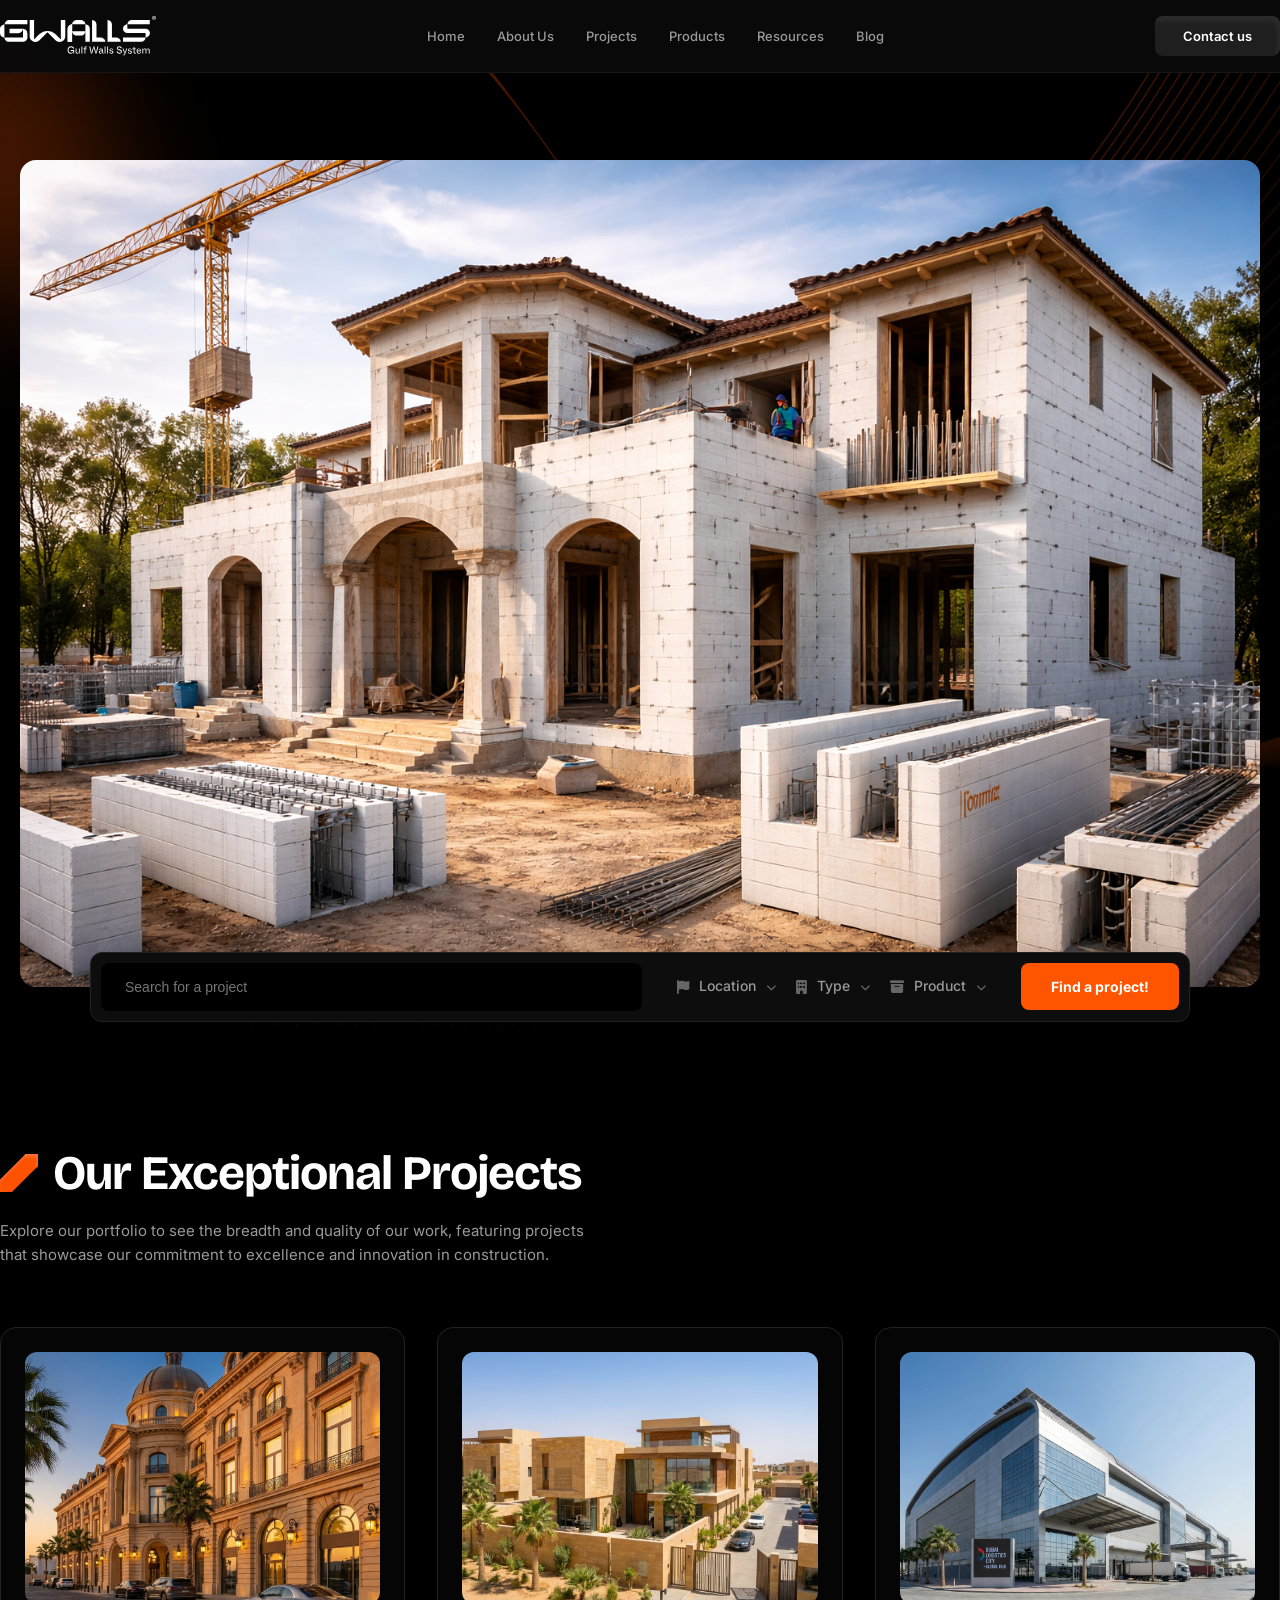
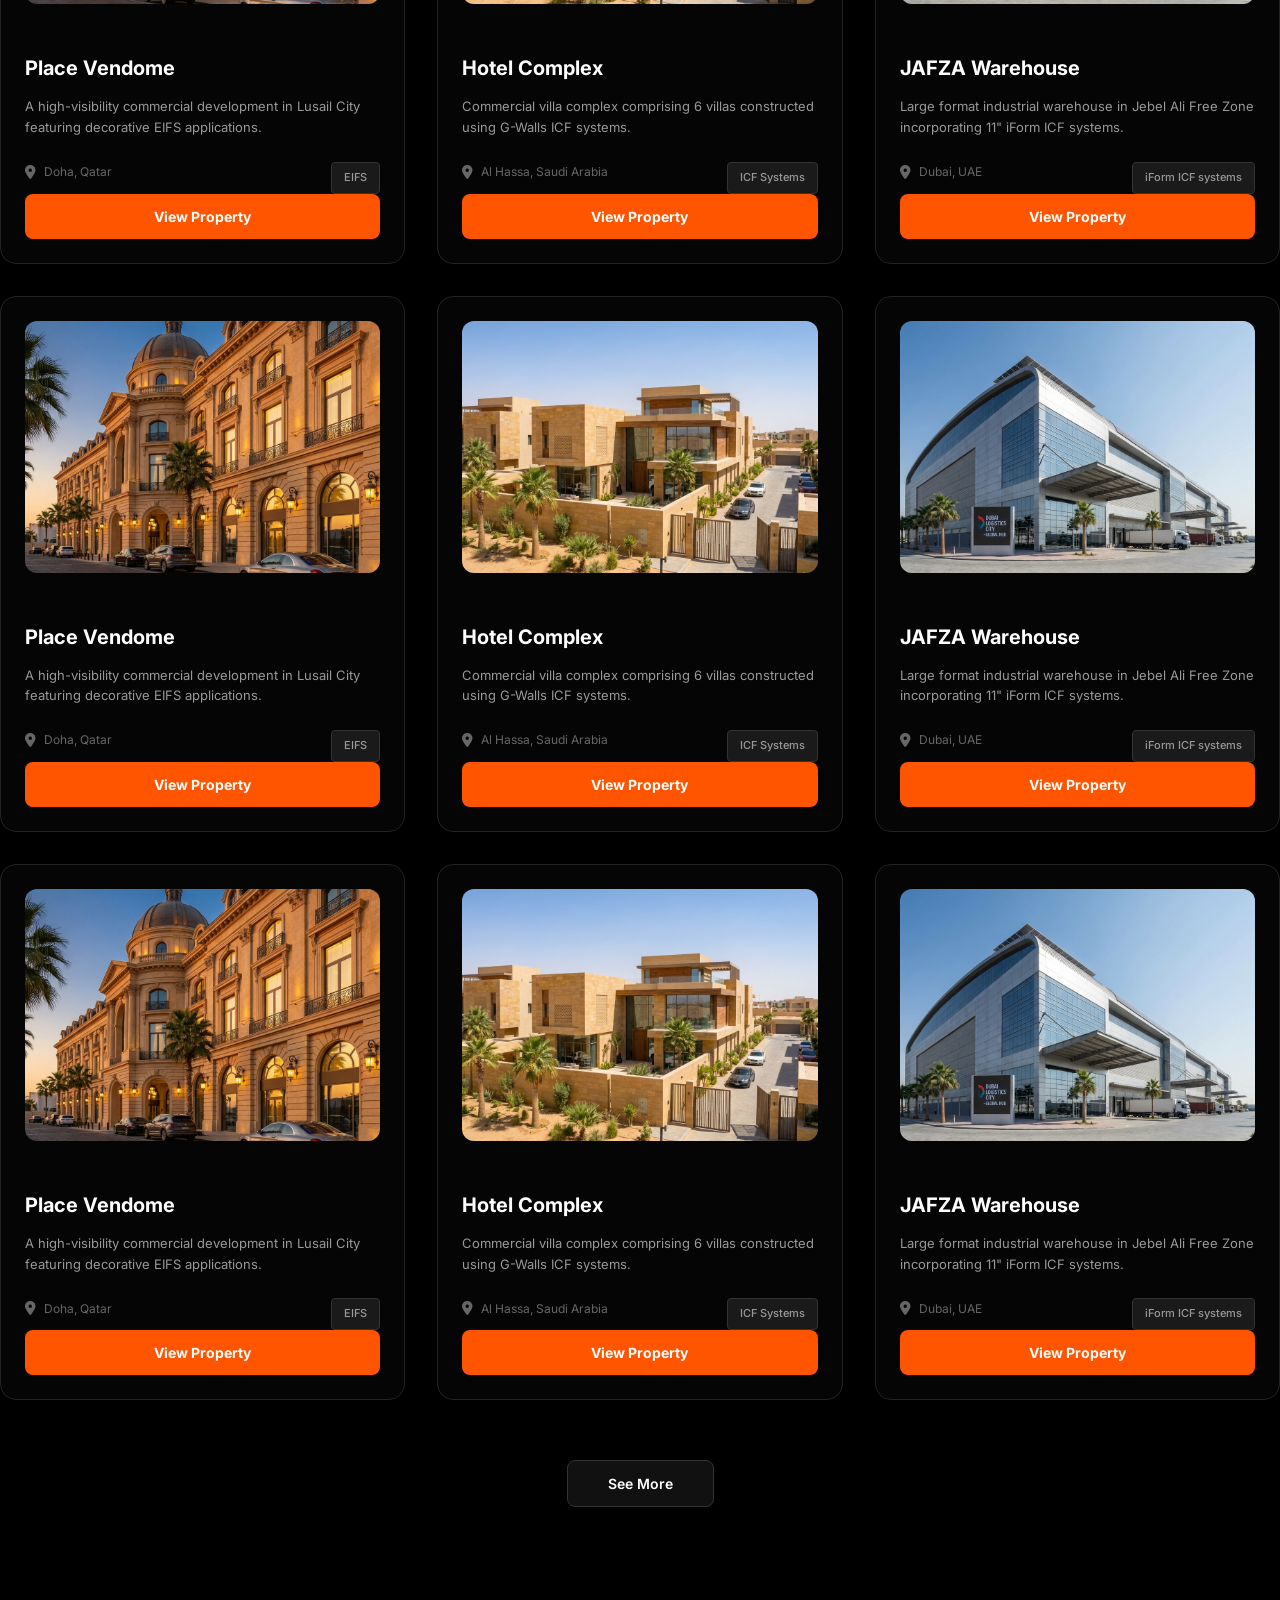
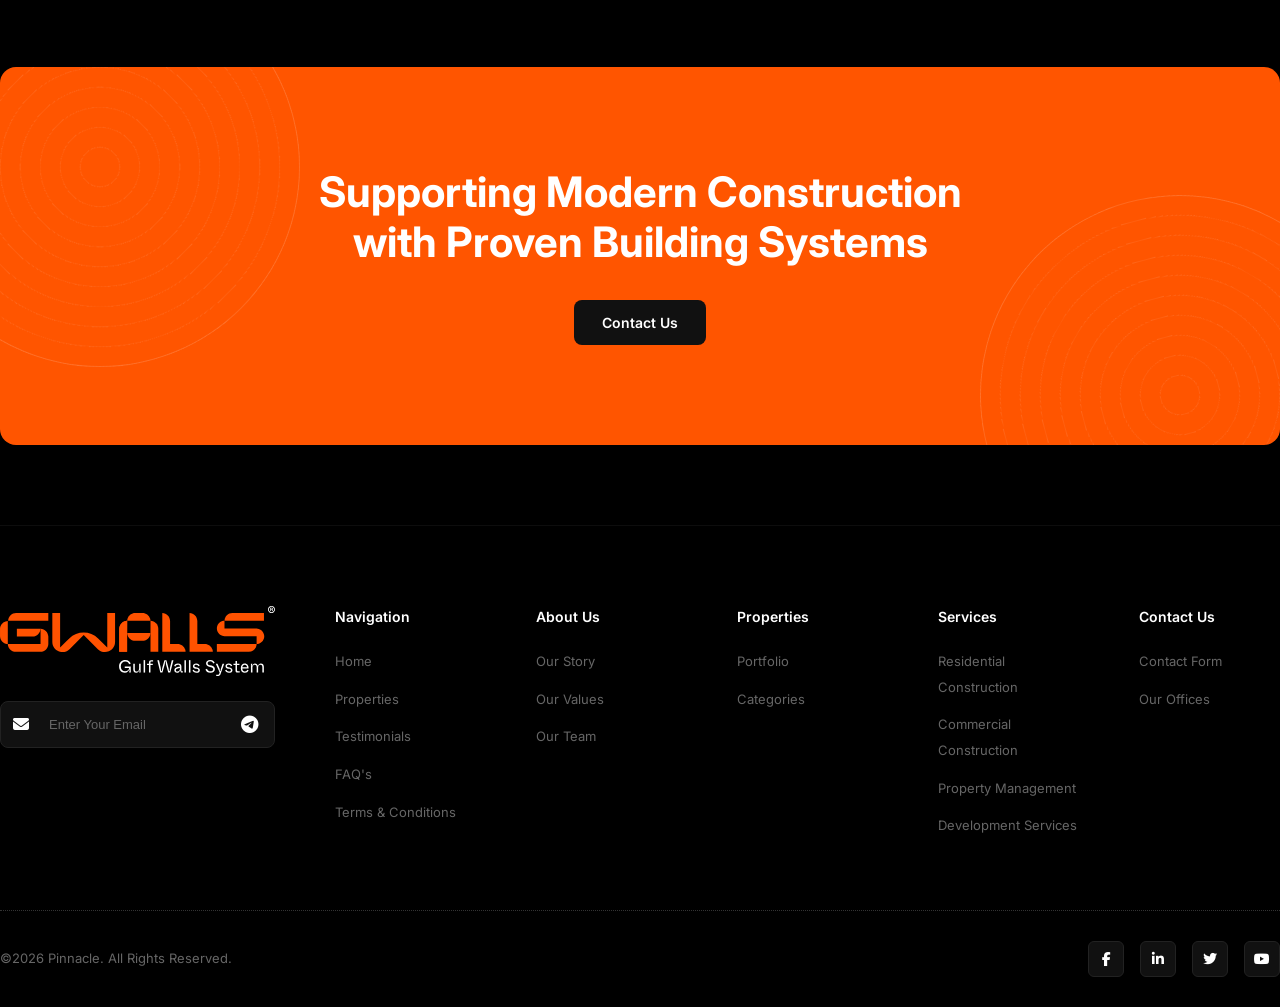
<file: projects.html>
<!doctype html>
<html lang="en">
  <head>
    <meta charset="UTF-8" />
    <meta name="viewport" content="width=device-width, initial-scale=1.0" />
    <link rel="icon" type="image/svg+xml" href="./images/svgs/logo.svg" />
    <title>Our Projects - G-Walls</title>
    <meta
      name="description"
      content="Explore our portfolio of exceptional construction projects using ICF and EPS building systems."
    />
    <link rel="stylesheet" href="style.css" />
    <link rel="preconnect" href="https://fonts.googleapis.com" />
    <link rel="preconnect" href="https://fonts.gstatic.com" crossorigin />
    <link
      rel="stylesheet"
      href="https://cdnjs.cloudflare.com/ajax/libs/font-awesome/6.5.1/css/all.min.css"
    />
    <link
      href="https://fonts.googleapis.com/css2?family=Inter:wght@300;400;500;600;700;800;900&family=Bricolage+Grotesque:opsz,wght@12..96,200..800&display=swap"
      rel="stylesheet"
    />
  </head>
  <body>
    <!-- Navigation -->
    <nav class="navbar">
      <div class="container">
        <div class="nav-content">
          <a href="index.html" class="logo">
            <img src="./images/svgs/logo.svg" alt="G-Walls" />
          </a>
          <ul class="nav-links">
            <li><a href="index.html">Home</a></li>
            <li><a href="about.html">About Us</a></li>
            <li><a href="projects.html" class="active">Projects</a></li>
            <li><a href="#services">Products</a></li>
            <li><a href="resources.html">Resources</a></li>
            <li><a href="blog.html">Blog</a></li>
          </ul>
          <a href="contact.html">
            <button class="btn-secondary">Contact us</button>
          </a>
          <button class="mobile-menu-toggle">
            <span></span>
            <span></span>
            <span></span>
          </button>
        </div>
      </div>
    </nav>

    <!-- Projects Hero -->
    <section class="projects-hero">
      <div class="hero-search-container">
        <img src="./images/projects-bg.png" alt="" id="projects" />
        <div class="search-bar">
          <div class="search-input-group">
            <input type="text" placeholder="Search for a project" />
          </div>
          <div class="filter-group">
            <div class="filter-item">
              <i class="fa-solid fa-flag"></i>
              <span>Location</span>
              <i class="fa-solid fa-chevron-down"></i>
              <div class="dropdown-content">
                <a href="#"><i class="fa-solid fa-flag"></i> Qatar</a>
                <a href="#"><i class="fa-solid fa-flag"></i> Saudi Arabia</a>
                <a href="#"><i class="fa-solid fa-flag"></i> UAE</a>
                <a href="#"><i class="fa-solid fa-flag"></i> Egypt</a>
              </div>
            </div>
            <div class="filter-item">
              <i class="fa-solid fa-building"></i>
              <span>Type</span>
              <i class="fa-solid fa-chevron-down"></i>
              <div class="dropdown-content">
                <a href="#"><i class="fa-solid fa-building"></i> type1</a>
                <a href="#"><i class="fa-solid fa-building"></i> type2</a>
                <a href="#"><i class="fa-solid fa-building"></i> type3</a>
                <a href="#"><i class="fa-solid fa-building"></i> type4</a>
              </div>
            </div>
            <div class="filter-item">
              <i class="fa-solid fa-box-archive"></i>
              <span>Product</span>
              <i class="fa-solid fa-chevron-down"></i>
              <div class="dropdown-content">
                <a href="#"><i class="fa-solid fa-box-archive"></i> product1</a>
                <a href="#"><i class="fa-solid fa-box-archive"></i> product2</a>
                <a href="#"><i class="fa-solid fa-box-archive"></i> product3</a>
                <a href="#"><i class="fa-solid fa-box-archive"></i> product4</a>
              </div>
            </div>
          </div>
          <button class="btn-search">Find a project!</button>
        </div>
      </div>
    </section>

    <!-- Projects List -->
    <section class="projects-list-section">
      <div class="container">
        <div class="list-header">
          <div class="title-with-icon" id="projects">
            <span>
              <img src="./images/svgs/feature.svg" alt="" />
            </span>
            <h1 class="section-title-large">Our Exceptional Projects</h1>
          </div>
          <p class="section-subtitle-text">
            Explore our portfolio to see the breadth and quality of our work,
            featuring projects that showcase our commitment to excellence and
            innovation in construction.
          </p>
        </div>

        <div class="projects-grid">
          <!-- Row 1 -->
          <div class="project-card">
            <div class="project-image">
              <img src="./images/project1.jpg" alt="Place Vendome" />
            </div>
            <div class="project-info">
              <h3>Place Vendome</h3>
              <p>
                A high-visibility commercial development in Lusail City
                featuring decorative EIFS applications.
              </p>
              <div class="project-meta">
                <div class="meta-row">
                  <i class="fa-solid fa-location-dot location-icon"></i>
                  <span class="location">Doha, Qatar</span>
                </div>
                <span class="tag-dark">EIFS</span>
              </div>
              <button class="btn-card-action">View Property</button>
            </div>
          </div>

          <div class="project-card">
            <div class="project-image">
              <img src="./images/project2.jpg" alt="Hotel Complex" />
            </div>
            <div class="project-info">
              <h3>Hotel Complex</h3>
              <p>
                Commercial villa complex comprising 6 villas constructed using
                G-Walls ICF systems.
              </p>
              <div class="project-meta">
                <div class="meta-row">
                  <i class="fa-solid fa-location-dot location-icon"></i>
                  <span class="location">Al Hassa, Saudi Arabia</span>
                </div>
                <span class="tag-dark">ICF Systems</span>
              </div>
              <button class="btn-card-action">View Property</button>
            </div>
          </div>

          <div class="project-card">
            <div class="project-image">
              <img src="./images/project3.jpg" alt="JAFZA Warehouse" />
            </div>
            <div class="project-info">
              <h3>JAFZA Warehouse</h3>
              <p>
                Large format industrial warehouse in Jebel Ali Free Zone
                incorporating 11" iForm ICF systems.
              </p>
              <div class="project-meta">
                <div class="meta-row">
                  <i class="fa-solid fa-location-dot location-icon"></i>
                  <span class="location">Dubai, UAE</span>
                </div>
                <span class="tag-dark">iForm ICF systems</span>
              </div>
              <button class="btn-card-action">View Property</button>
            </div>
          </div>

          <!-- Row 2 (Repeated for demo as per image) -->
          <div class="project-card">
            <div class="project-image">
              <img src="./images/project1.jpg" alt="Place Vendome" />
            </div>
            <div class="project-info">
              <h3>Place Vendome</h3>
              <p>
                A high-visibility commercial development in Lusail City
                featuring decorative EIFS applications.
              </p>
              <div class="project-meta">
                <div class="meta-row">
                  <i class="fa-solid fa-location-dot location-icon"></i>
                  <span class="location">Doha, Qatar</span>
                </div>
                <span class="tag-dark">EIFS</span>
              </div>
              <button class="btn-card-action">View Property</button>
            </div>
          </div>

          <div class="project-card">
            <div class="project-image">
              <img src="./images/project2.jpg" alt="Hotel Complex" />
            </div>
            <div class="project-info">
              <h3>Hotel Complex</h3>
              <p>
                Commercial villa complex comprising 6 villas constructed using
                G-Walls ICF systems.
              </p>
              <div class="project-meta">
                <div class="meta-row">
                  <i class="fa-solid fa-location-dot location-icon"></i>
                  <span class="location">Al Hassa, Saudi Arabia</span>
                </div>
                <span class="tag-dark">ICF Systems</span>
              </div>
              <button class="btn-card-action">View Property</button>
            </div>
          </div>

          <div class="project-card">
            <div class="project-image">
              <img src="./images/project3.jpg" alt="JAFZA Warehouse" />
            </div>
            <div class="project-info">
              <h3>JAFZA Warehouse</h3>
              <p>
                Large format industrial warehouse in Jebel Ali Free Zone
                incorporating 11" iForm ICF systems.
              </p>
              <div class="project-meta">
                <div class="meta-row">
                  <i class="fa-solid fa-location-dot location-icon"></i>
                  <span class="location">Dubai, UAE</span>
                </div>
                <span class="tag-dark">iForm ICF systems</span>
              </div>
              <button class="btn-card-action">View Property</button>
            </div>
          </div>

          <!-- Row 3 (Repeated for demo as per image) -->
          <div class="project-card">
            <div class="project-image">
              <img src="./images/project1.jpg" alt="Place Vendome" />
            </div>
            <div class="project-info">
              <h3>Place Vendome</h3>
              <p>
                A high-visibility commercial development in Lusail City
                featuring decorative EIFS applications.
              </p>
              <div class="project-meta">
                <div class="meta-row">
                  <i class="fa-solid fa-location-dot location-icon"></i>
                  <span class="location">Doha, Qatar</span>
                </div>
                <span class="tag-dark">EIFS</span>
              </div>
              <button class="btn-card-action">View Property</button>
            </div>
          </div>

          <div class="project-card">
            <div class="project-image">
              <img src="./images/project2.jpg" alt="Hotel Complex" />
            </div>
            <div class="project-info">
              <h3>Hotel Complex</h3>
              <p>
                Commercial villa complex comprising 6 villas constructed using
                G-Walls ICF systems.
              </p>
              <div class="project-meta">
                <div class="meta-row">
                  <i class="fa-solid fa-location-dot location-icon"></i>
                  <span class="location">Al Hassa, Saudi Arabia</span>
                </div>
                <span class="tag-dark">ICF Systems</span>
              </div>
              <button class="btn-card-action">View Property</button>
            </div>
          </div>

          <div class="project-card">
            <div class="project-image">
              <img src="./images/project3.jpg" alt="JAFZA Warehouse" />
            </div>
            <div class="project-info">
              <h3>JAFZA Warehouse</h3>
              <p>
                Large format industrial warehouse in Jebel Ali Free Zone
                incorporating 11" iForm ICF systems.
              </p>
              <div class="project-meta">
                <div class="meta-row">
                  <i class="fa-solid fa-location-dot location-icon"></i>
                  <span class="location">Dubai, UAE</span>
                </div>
                <span class="tag-dark">iForm ICF systems</span>
              </div>
              <button class="btn-card-action">View Property</button>
            </div>
          </div>
        </div>

        <div class="load-more-container">
          <button class="btn-load-more">See More</button>
        </div>
      </div>
    </section>

    <!-- Support CTA Section -->
    <section class="cta-section">
      <div class="container">
        <div class="cta-banner">
          <div class="cta-pattern-left"></div>
          <div class="cta-pattern-right"></div>

          <div class="cta-content">
            <h2 class="cta-title">
              Supporting Modern Construction with Proven Building Systems
            </h2>
            <button class="btn-dark-solid">Contact Us</button>
          </div>
        </div>
      </div>
    </section>

    <!-- Footer -->
    <footer class="footer">
      <div class="container">
        <div class="footer-content">
          <div class="footer-brand">
            <div class="footer-logo">
              <img src="./images/svgs/orange-logo.svg" alt="G-Walls" />
            </div>
            <div class="footer-newsletter">
              <i class="fa-solid fa-envelope" style="padding: 4px 8px"></i>
              <input type="email" placeholder="Enter Your Email" />
              <button class="newsletter-btn" aria-label="Telegram">
                <i class="fa-brands fa-telegram"></i>
              </button>
            </div>
          </div>

          <div class="footer-column">
            <h4>Navigation</h4>
            <ul>
              <li><a href="index.html">Home</a></li>
              <li><a href="#projects">Properties</a></li>
              <li><a href="#testimonials">Testimonials</a></li>
              <li><a href="#faq">FAQ's</a></li>
              <li><a href="#">Terms & Conditions</a></li>
            </ul>
          </div>

          <div class="footer-column">
            <h4>About Us</h4>
            <ul>
              <li><a href="about.html">Our Story</a></li>
              <li><a href="about.html">Our Values</a></li>
              <li><a href="about.html">Our Team</a></li>
            </ul>
          </div>

          <div class="footer-column">
            <h4>Properties</h4>
            <ul>
              <li><a href="#projects">Portfolio</a></li>
              <li><a href="#projects">Categories</a></li>
            </ul>
          </div>

          <div class="footer-column">
            <h4>Services</h4>
            <ul>
              <li><a href="#services">Residential Construction</a></li>
              <li><a href="#services">Commercial Construction</a></li>
              <li><a href="#services">Property Management</a></li>
              <li><a href="#services">Development Services</a></li>
            </ul>
          </div>

          <div class="footer-column">
            <h4>Contact Us</h4>
            <ul>
              <li><a href="#contact">Contact Form</a></li>
              <li><a href="#contact">Our Offices</a></li>
            </ul>
          </div>
        </div>

        <div class="footer-bottom">
          <p>©2026 Pinnacle. All Rights Reserved.</p>
          <div class="footer-social">
            <a href="#" aria-label="Facebook"
              ><i class="fa-brands fa-facebook-f"></i
            ></a>
            <a href="#" aria-label="LinkedIn"
              ><i class="fa-brands fa-linkedin-in"></i
            ></a>
            <a href="#" aria-label="Twitter"
              ><i class="fa-brands fa-twitter"></i
            ></a>
            <a href="#" aria-label="YouTube"
              ><i class="fa-brands fa-youtube"></i
            ></a>
          </div>
        </div>
      </div>
    </footer>

    <script src="script.js"></script>
  </body>
</html>
</file>
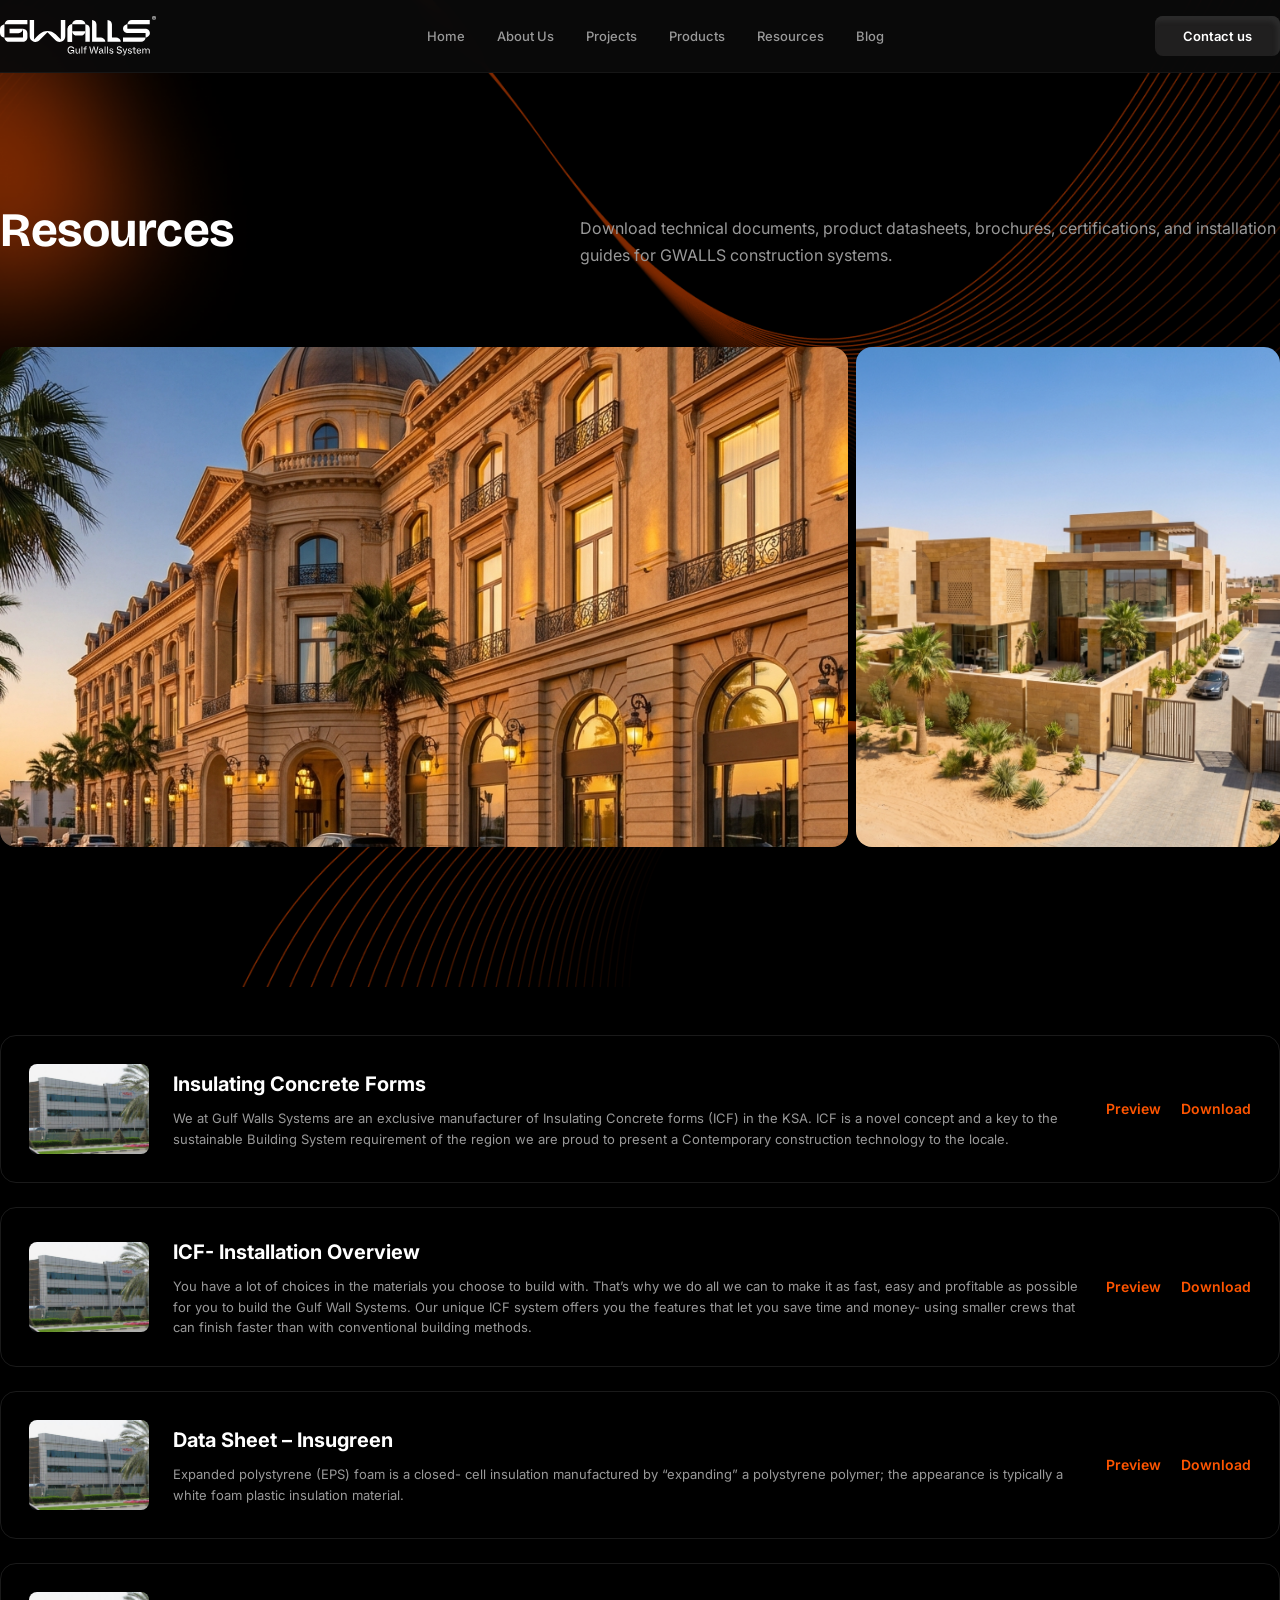
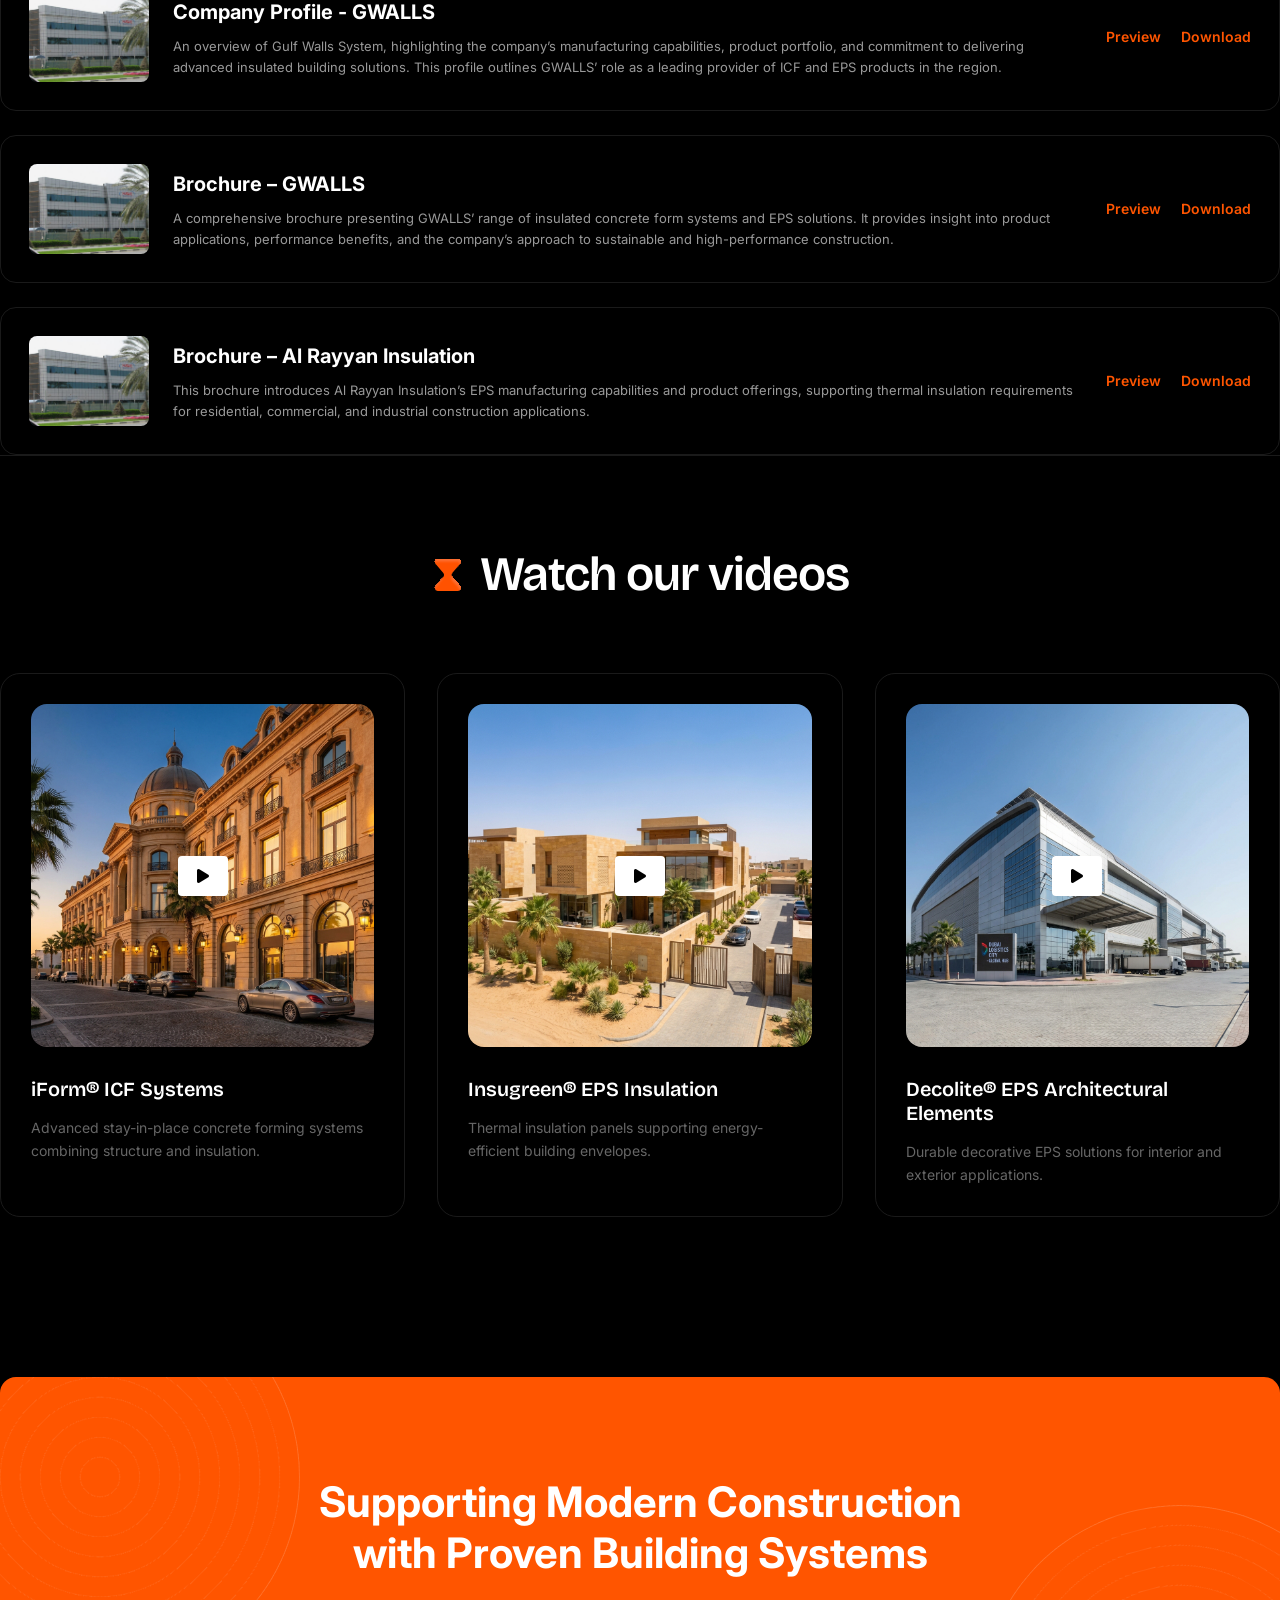
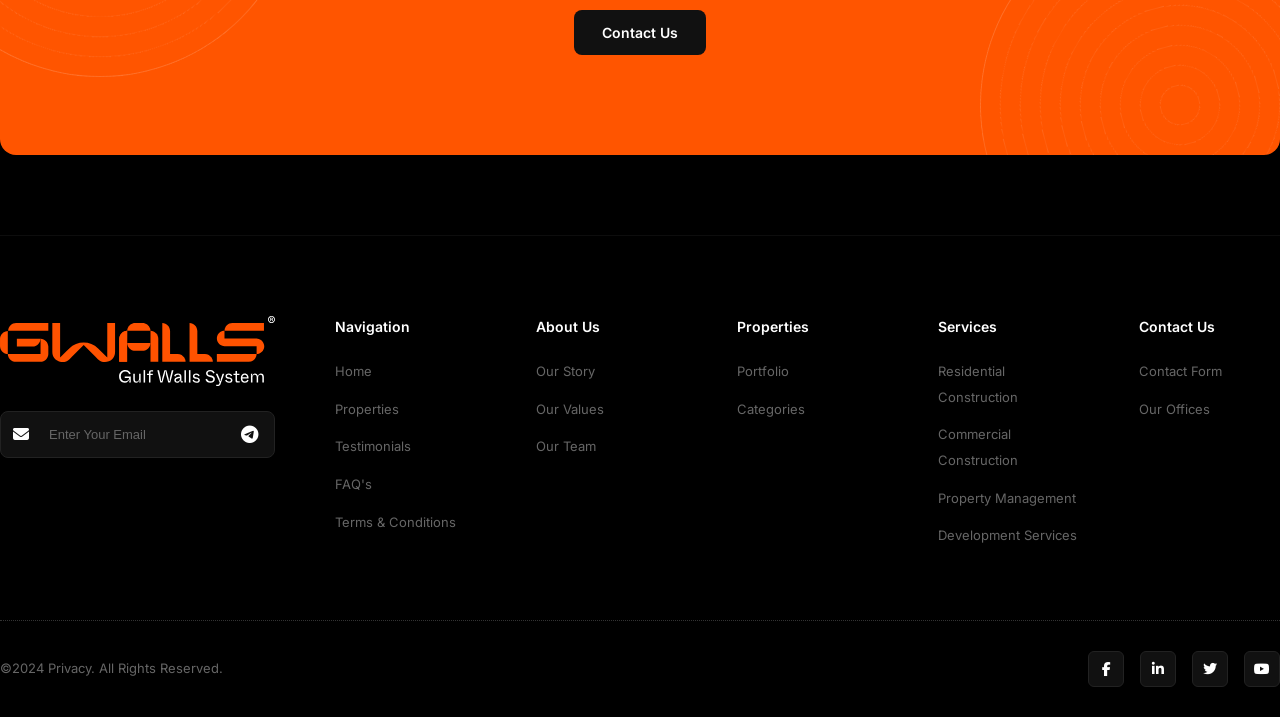
<file: resources.html>
<!doctype html>
<html lang="en">
  <head>
    <meta charset="UTF-8" />
    <meta name="viewport" content="width=device-width, initial-scale=1.0" />
    <link rel="icon" type="image/svg+xml" href="./images/svgs/logo.svg" />
    <title>Resources - G-Walls | Technical Documents & Guides</title>
    <meta
      name="description"
      content="Download technical documents, product datasheets, brochures, certifications, and installation guides for GWALL's construction systems."
    />
    <link rel="stylesheet" href="style.css" />
    <link rel="preconnect" href="https://fonts.googleapis.com" />
    <link rel="preconnect" href="https://fonts.gstatic.com" crossorigin />
    <link
      rel="stylesheet"
      href="https://cdnjs.cloudflare.com/ajax/libs/font-awesome/6.5.1/css/all.min.css"
    />
    <link
      href="https://fonts.googleapis.com/css2?family=Inter:wght@300;400;500;600;700;800;900&display=swap"
      rel="stylesheet"
    />
  </head>
  <body>
    <!-- Navigation -->
    <nav class="navbar">
      <div class="container">
        <div class="nav-content">
          <a href="index.html" class="logo">
            <img src="./images/svgs/logo.svg" alt="G-Walls" />
          </a>
          <ul class="nav-links">
            <li><a href="index.html">Home</a></li>
            <li><a href="about.html">About Us</a></li>
            <li><a href="projects.html">Projects</a></li>
            <li><a href="#services">Products</a></li>
            <li><a href="resources.html" class="active">Resources</a></li>
            <li><a href="blog.html">Blog</a></li>
          </ul>
          <a href="contact.html">
            <button class="btn-secondary">Contact us</button>
          </a>
          <button class="mobile-menu-toggle">
            <span></span>
            <span></span>
            <span></span>
          </button>
        </div>
      </div>
    </nav>

    <!-- Resources Hero -->
    <section class="resources-hero">
      <div class="container" style="margin-top: 4rem">
        <div class="about-hero-content">
          <h1 class="about-hero-title">Resources</h1>
          <p class="about-hero-description">
            Download technical documents, product datasheets, brochures,
            certifications, and installation guides for GWALLS construction
            systems.
          </p>
        </div>
        <!-- Images Grid -->
        <div class="about-images-grid">
          <div class="about-image-large">
            <img src="./images/project1.jpg" alt="G-Walls Construction" />
          </div>
          <div class="about-image-small">
            <img src="./images/project2.jpg" alt="G-Walls Project" />
          </div>
        </div>
      </div>
    </section>

    <!-- Resources Grid -->
    <section class="resources-grid-section">
      <div class="container">
        <div class="certifications-list">
          <div class="certification-item">
            <div class="cert-preview">
              <img src="./images/blog1.jpg" alt="Certificate Preview" />
            </div>
            <div class="cert-details">
              <h3 class="cert-item-title">Insulating Concrete Forms</h3>
              <p class="cert-item-desc">
                We at Gulf Walls Systems are an exclusive manufacturer of
                Insulating Concrete forms (ICF) in the KSA. ICF is a novel
                concept and a key to the sustainable Building System requirement
                of the region we are proud to present a Contemporary
                construction technology to the locale.
              </p>
            </div>
            <div class="cert-actions">
              <a href="#" class="cert-link">Preview</a>
              <a href="#" class="cert-link">Download</a>
            </div>
          </div>

          <div class="certification-item">
            <div class="cert-preview">
              <img src="./images/blog2.jpg" alt="Certificate Preview" />
            </div>
            <div class="cert-details">
              <h3 class="cert-item-title">ICF- Installation Overview</h3>
              <p class="cert-item-desc">
                You have a lot of choices in the materials you choose to build
                with. That’s why we do all we can to make it as fast, easy and
                profitable as possible for you to build the Gulf Wall Systems.
                Our unique ICF system offers you the features that let you save
                time and money- using smaller crews that can finish faster than
                with conventional building methods.
              </p>
            </div>
            <div class="cert-actions">
              <a href="#" class="cert-link">Preview</a>
              <a href="#" class="cert-link">Download</a>
            </div>
          </div>

          <div class="certification-item">
            <div class="cert-preview">
              <img src="./images/blog1.jpg" alt="Certificate Preview" />
            </div>
            <div class="cert-details">
              <h3 class="cert-item-title">Data Sheet – Insugreen</h3>
              <p class="cert-item-desc">
                Expanded polystyrene (EPS) foam is a closed- cell insulation
                manufactured by “expanding” a polystyrene polymer; the
                appearance is typically a white foam plastic insulation
                material.
              </p>
            </div>
            <div class="cert-actions">
              <a href="#" class="cert-link">Preview</a>
              <a href="#" class="cert-link">Download</a>
            </div>
          </div>

          <div class="certification-item">
            <div class="cert-preview">
              <img src="./images/blog1.jpg" alt="Certificate Preview" />
            </div>
            <div class="cert-details">
              <h3 class="cert-item-title">Company Profile - GWALLS</h3>
              <p class="cert-item-desc">
                An overview of Gulf Walls System, highlighting the company’s
                manufacturing capabilities, product portfolio, and commitment to
                delivering advanced insulated building solutions. This profile
                outlines GWALLS’ role as a leading provider of ICF and EPS
                products in the region.
              </p>
            </div>
            <div class="cert-actions">
              <a href="#" class="cert-link">Preview</a>
              <a href="#" class="cert-link">Download</a>
            </div>
          </div>

          <div class="certification-item">
            <div class="cert-preview">
              <img src="./images/blog1.jpg" alt="Certificate Preview" />
            </div>
            <div class="cert-details">
              <h3 class="cert-item-title">Brochure – GWALLS</h3>
              <p class="cert-item-desc">
                A comprehensive brochure presenting GWALLS’ range of insulated
                concrete form systems and EPS solutions. It provides insight
                into product applications, performance benefits, and the
                company’s approach to sustainable and high-performance
                construction.
              </p>
            </div>
            <div class="cert-actions">
              <a href="#" class="cert-link">Preview</a>
              <a href="#" class="cert-link">Download</a>
            </div>
          </div>

          <div class="certification-item">
            <div class="cert-preview">
              <img src="./images/blog1.jpg" alt="Certificate Preview" />
            </div>
            <div class="cert-details">
              <h3 class="cert-item-title">Brochure – Al Rayyan Insulation</h3>
              <p class="cert-item-desc">
                This brochure introduces Al Rayyan Insulation’s EPS
                manufacturing capabilities and product offerings, supporting
                thermal insulation requirements for residential, commercial, and
                industrial construction applications.
              </p>
            </div>
            <div class="cert-actions">
              <a href="#" class="cert-link">Preview</a>
              <a href="#" class="cert-link">Download</a>
            </div>
          </div>
        </div>
      </div>
    </section>

    <!-- Videos Section -->
    <section class="videos-section">
      <div class="container">
        <div class="videos-header">
          <img src="./images/svgs/clock.svg" alt="" class="video-header-icon" />
          <h2>Watch our videos</h2>
        </div>

        <div class="videos-grid">
          <!-- Video 1 -->
          <div class="video-card">
            <div class="video-preview">
              <div class="video-thumbnail">
                <img
                  src="./images/project1.jpg"
                  alt="iForm ICF Systems Video"
                />
                <div class="video-play-btn">
                  <i class="fas fa-play"></i>
                </div>
              </div>
            </div>
            <div class="video-info">
              <h3>iForm® ICF Systems</h3>
              <p>
                Advanced stay-in-place concrete forming systems combining
                structure and insulation.
              </p>
            </div>
          </div>

          <!-- Video 2 -->
          <div class="video-card">
            <div class="video-preview">
              <div class="video-thumbnail">
                <img
                  src="./images/project2.jpg"
                  alt="Insugreen EPS Insulation Video"
                />
                <div class="video-play-btn">
                  <i class="fas fa-play"></i>
                </div>
              </div>
            </div>
            <div class="video-info">
              <h3>Insugreen® EPS Insulation</h3>
              <p>
                Thermal insulation panels supporting energy-efficient building
                envelopes.
              </p>
            </div>
          </div>

          <!-- Video 3 -->
          <div class="video-card">
            <div class="video-preview">
              <div class="video-thumbnail">
                <img
                  src="./images/project3.jpg"
                  alt="Decolite EPS Elements Video"
                />
                <div class="video-play-btn">
                  <i class="fas fa-play"></i>
                </div>
              </div>
            </div>
            <div class="video-info">
              <h3>Decolite® EPS Architectural Elements</h3>
              <p>
                Durable decorative EPS solutions for interior and exterior
                applications.
              </p>
            </div>
          </div>
        </div>
      </div>
    </section>

    <!-- Resources CTA -->
    <section class="cta-section">
      <div class="container">
        <div class="cta-banner">
          <div class="cta-pattern-left"></div>
          <div class="cta-pattern-right"></div>

          <div class="cta-content">
            <h2 class="cta-title">
              Supporting Modern Construction with Proven Building Systems
            </h2>
            <button class="btn-dark-solid">Contact Us</button>
          </div>
        </div>
      </div>
    </section>

    <!-- Footer -->
    <footer class="footer">
      <div class="container">
        <div class="footer-content">
          <div class="footer-brand">
            <div class="footer-logo">
              <img src="./images/svgs/orange-logo.svg" alt="G-Walls" />
            </div>
            <div class="footer-newsletter">
              <i class="fa-solid fa-envelope" style="padding: 4px 8px"></i>
              <input type="email" placeholder="Enter Your Email" />
              <button class="newsletter-btn" aria-label="Telegram">
                <i class="fa-brands fa-telegram"></i>
              </button>
            </div>
          </div>

          <div class="footer-column">
            <h4>Navigation</h4>
            <ul>
              <li><a href="index.html">Home</a></li>
              <li><a href="#projects">Properties</a></li>
              <li><a href="#testimonials">Testimonials</a></li>
              <li><a href="#faq">FAQ's</a></li>
              <li><a href="#">Terms & Conditions</a></li>
            </ul>
          </div>

          <div class="footer-column">
            <h4>About Us</h4>
            <ul>
              <li><a href="about.html">Our Story</a></li>
              <li><a href="about.html">Our Values</a></li>
              <li><a href="about.html">Our Team</a></li>
            </ul>
          </div>

          <div class="footer-column">
            <h4>Properties</h4>
            <ul>
              <li><a href="#projects">Portfolio</a></li>
              <li><a href="#projects">Categories</a></li>
            </ul>
          </div>

          <div class="footer-column">
            <h4>Services</h4>
            <ul>
              <li><a href="#services">Residential Construction</a></li>
              <li><a href="#services">Commercial Construction</a></li>
              <li><a href="#services">Property Management</a></li>
              <li><a href="#services">Development Services</a></li>
            </ul>
          </div>

          <div class="footer-column">
            <h4>Contact Us</h4>
            <ul>
              <li><a href="#contact">Contact Form</a></li>
              <li><a href="#contact">Our Offices</a></li>
            </ul>
          </div>
        </div>

        <div class="footer-bottom">
          <p>©2024 Privacy. All Rights Reserved.</p>
          <div class="footer-social">
            <a href="#" aria-label="Facebook"
              ><i class="fa-brands fa-facebook-f"></i
            ></a>
            <a href="#" aria-label="LinkedIn"
              ><i class="fa-brands fa-linkedin-in"></i
            ></a>
            <a href="#" aria-label="Twitter"
              ><i class="fa-brands fa-twitter"></i
            ></a>
            <a href="#" aria-label="YouTube"
              ><i class="fa-brands fa-youtube"></i
            ></a>
          </div>
        </div>
      </div>
    </footer>

    <script src="script.js"></script>
  </body>
</html>
</file>
<file: style.css>
@import url("https://fonts.googleapis.com/css2?family=Bricolage+Grotesque:opsz,wght@12..96,200..800&display=swap");

/* ===========================
   CSS Reset & Base Styles
   =========================== */
* {
  margin: 0;
  padding: 0;
  box-sizing: border-box;
}

:root {
  /* Colors - Exact Figma Colors */
  --primary-orange: #ff5500;
  --dark-bg: #000000;
  --dark-card: #0d0d0d;
  --card-border: #1a1a1a;
  --text-white: #ffffff;
  --text-gray: #999999;
  --text-dim: #666666;

  /* Typography */
  --font-family:
    "Inter", -apple-system, BlinkMacSystemFont, "Segoe UI", sans-serif;

  /* Spacing */
  --container-max: 1400px;
  --section-padding: 80px 0;

  /* Border Radius */
  --radius-sm: 8px;
  --radius-md: 12px;
  --radius-lg: 16px;

  /* Transitions */
  --transition: all 0.3s ease;
}

body {
  font-family: var(--font-family);
  background-color: var(--dark-bg);
  color: var(--text-white);
  line-height: 1.6;
  overflow-x: hidden;
  -webkit-font-smoothing: antialiased;
}

.container {
  max-width: var(--container-max);
  margin: 0 auto;
  padding: 0;
}

img {
  max-width: 100%;
  height: auto;
  display: block;
}

a {
  text-decoration: none;
  color: inherit;
  transition: var(--transition);
}

button {
  border: none;
  cursor: pointer;
  font-family: inherit;
  transition: var(--transition);
}

.flex {
  display: flex;
}

/* ===========================
   Navigation
   =========================== */
.navbar {
  position: fixed;
  top: 0;
  left: 0;
  right: 0;
  z-index: 1000;
  background: rgba(0, 0, 0, 0.98);
  backdrop-filter: blur(10px);
  border-bottom: 1px solid rgba(255, 255, 255, 0.05);
  padding: 16px 0;
}

.nav-content {
  display: flex;
  align-items: center;
  justify-content: space-between;
}

.logo {
  display: flex;
  align-items: center;
  gap: 8px;
  font-size: 16px;
  font-weight: 700;
  letter-spacing: 1px;
}

.logo img {
  height: 40px;
  width: auto;
}

.logo-text {
  font-size: 14px;
  letter-spacing: 2px;
}

.nav-links {
  display: flex;
  list-style: none;
  gap: 32px;
  flex: 1;
  justify-content: center;
}

.nav-links a {
  font-size: 13px;
  font-weight: 500;
  color: var(--text-gray);
}

.nav-links a.active,
.nav-links a:hover {
  color: var(--text-white);
}

.mobile-menu-toggle {
  display: none;
  flex-direction: column;
  gap: 5px;
  background: transparent;
  border: none;
  cursor: pointer;
  padding: 8px;
  z-index: 1001;
}

.mobile-menu-toggle span {
  width: 26px;
  height: 2.5px;
  background: var(--text-white);
  transition: all 0.3s ease;
  border-radius: 2px;
}

.mobile-menu-toggle.active span:nth-child(1) {
  transform: rotate(45deg) translate(7px, 7px);
}

.mobile-menu-toggle.active span:nth-child(2) {
  opacity: 0;
}

.mobile-menu-toggle.active span:nth-child(3) {
  transform: rotate(-45deg) translate(7px, -7px);
}

/* ===========================
   Buttons - Exact Figma Style
   =========================== */
.btn-primary {
  background: var(--primary-orange);
  color: var(--text-white);
  padding: 12px 28px;
  border-radius: var(--radius-sm);
  font-weight: 600;
  font-size: 13px;
  letter-spacing: 0.3px;
}

.btn-primary:hover {
  background: #ff6a1a;
  transform: translateY(-1px);
}

.btn-secondary {
  background: #201f1f;
  color: var(--text-white);
  padding: 12px 28px;
  border-radius: var(--radius-sm);
  box-shadow: -3px 5px 4px 0px #2c2c2c inset;
  font-weight: 600;
  font-size: 13px;
}

.btn-secondary:hover {
  border-color: var(--text-white);
  background: rgba(255, 255, 255, 0.05);
}

.btn-dark {
  background: var(--dark-bg);
  color: var(--text-white);
  padding: 12px 28px;
  border-radius: var(--radius-sm);
  font-weight: 600;
  font-size: 13px;
}

.btn-dark:hover {
  background: #1a1a1a;
}

.btn-text {
  background: transparent;
  color: var(--text-white);
  font-weight: 500;
  font-size: 13px;
  padding: 0;
}

.btn-text:hover {
  color: var(--primary-orange);
}

/* ===========================
   Hero Section - Exact Match
   =========================== */
.hero {
  position: relative;
  min-height: 100vh;
  display: flex;
  align-items: center;
  padding: 80px 0;
  overflow: hidden;
  background: url("images/hero-bg-png.png");
  background-size: cover;
  background-position: top;
}

.hero-text {
  max-width: 680px;
}

.hero-bg {
  position: absolute;
  top: 0;
  left: 0;
  right: 0;
  bottom: 0;
  background-image: url("images/hero-bg-png.png");
  /* background-size: 100%; */
  background-position: center;
  pointer-events: none;
}

.hero-content {
  display: grid;
  grid-template-columns: 1fr 1fr;
  align-items: center;
  position: relative;
  z-index: 1;
  padding-top: 50px;
  max-width: 1400px;
  margin: 0 auto;
  padding-left: 20px;
  padding-right: 20px;
}

.hero-title {
  font-size: 73px;
  font-weight: 700;
  line-height: 1.1;
  margin-bottom: 24px;
  letter-spacing: -1.5px;
  font-family: "Bricolage Grotesque", sans-serif;
  text-transform: capitalize;
}

.hero-description {
  font-size: 14px;
  color: var(--text-gray);
  line-height: 1.7;
  margin-bottom: 32px;
  max-width: 480px;
}

.hero-buttons {
  display: flex;
  gap: 16px;
}

.hero-image {
  max-width: 700px;
}

.hero-image img {
  width: 100%;
  /* filter: drop-shadow(0 20px 40px rgba(255, 85, 0, 0.2)); */
}

/* ===========================
   Performance Section - Orange
   =========================== */
.performance-section {
  background: var(--primary-orange);
  padding: 80px 0;
  position: relative;
  overflow: hidden;
}

.performance-section::before {
  content: "";
  position: absolute;
  inset: 0;
  background-image:
        /* Bottom curved lines */
    radial-gradient(
      ellipse 1000px 300px at 50% 110%,
      transparent 40%,
      rgba(255, 255, 255, 0.08) 40.3%,
      transparent 40.6%
    ),
    radial-gradient(
      ellipse 950px 280px at 48% 108%,
      transparent 40%,
      rgba(255, 255, 255, 0.06) 40.3%,
      transparent 40.6%
    ),
    radial-gradient(
      ellipse 900px 260px at 46% 106%,
      transparent 40%,
      rgba(255, 255, 255, 0.05) 40.3%,
      transparent 40.6%
    ),
    radial-gradient(
      ellipse 850px 240px at 44% 104%,
      transparent 40%,
      rgba(255, 255, 255, 0.04) 40.3%,
      transparent 40.6%
    );
  pointer-events: none;
}

.performance-section::after {
  content: "";
  position: absolute;
  bottom: -20%;
  right: -5%;
  width: 500px;
  height: 500px;
  background: radial-gradient(circle, rgba(255, 255, 255, 0.06), transparent);
  border-radius: 50%;
}

.performance-content {
  text-align: center;
  max-width: 800px;
  margin: 0 auto;
  position: relative;
  z-index: 1;
}

.section-title-large {
  font-size: 48px;
  font-weight: 700;
  line-height: 1.1;
  margin-bottom: 24px;
  letter-spacing: -1px;
  font-family: "Bricolage Grotesque", sans-serif;
}

.section-description {
  font-size: 14px;
  line-height: 1.7;
  margin-bottom: 32px;
  opacity: 0.95;
}

.rating-container {
  display: flex;
  align-items: center;
  justify-content: center;
  gap: 16px;
  margin-top: 48px;
}

.avatar-group {
  display: flex;
  align-items: center;
}

.avatar-group img {
  width: 48px;
  height: 48px;
  border-radius: 50%;
  object-fit: cover;
  margin-left: -15px;
  border: 3px solid var(--primary-orange);
}

.avatar-group img:first-child {
  margin-left: 0;
}

.rating-info {
  text-align: left;
  display: flex;
  flex-direction: column;
  justify-content: center;
  flex-shrink: 0;
  min-width: max-content;
}

.rating-info .stars {
  display: flex;
  margin-bottom: 2px;
  font-size: 14px;
}

.rating-text-group {
  display: flex;
  align-items: center;
  gap: 8px;
  margin-top: 4px;
}

.rating-score {
  font-size: 16px;
  font-weight: 700;
  color: #ffffff;
  line-height: 1;
}

.rating-desc {
  font-size: 13px;
  color: rgba(255, 255, 255, 0.8);
  font-weight: 400;
}

/* ===========================
   Section Headers
   =========================== */
.section-header {
  display: flex;
  justify-content: space-between;
  align-items: flex-start;
  margin-bottom: 48px;
  gap: 40px;
}

.section-header-center {
  text-align: center;
  margin-bottom: 48px;
}

.section-badge {
  display: inline-flex;
  align-items: center;
  gap: 8px;
  font-size: 14px;
  font-weight: 600;
  margin-bottom: 16px;
  color: var(--text-white);
}

.section-title {
  font-size: 15px;
  font-weight: 400;
  line-height: 1.7;
  color: var(--text-gray);
  max-width: 650px;
}

/* ===========================
   Featured Projects - Exact Style
   =========================== */
/* ===========================
   Featured Projects - Updated Design
   =========================== */
.featured-projects {
  padding: var(--section-padding);
  background: #000000;
}

/* Header Styles */
.projects-header {
  display: flex;
  justify-content: space-between;
  align-items: flex-end;
  margin-bottom: 60px;
}

.header-left {
  max-width: 600px;
}

.title-wrapper {
  display: flex;
  align-items: center;
  gap: 16px;
  margin-bottom: 20px;
}

.orange-slash {
  width: 15px;
  height: 35px;
  background: var(--primary-orange);
  transform: skew(-20deg);
  display: block;
  border-radius: 4px;
}

.title-wrapper h2 {
  font-size: 41px;
  font-weight: 700;
  line-height: 1.1;
  letter-spacing: -1px;
  padding-top: 15px;
}

.section-subtitle-text {
  font-size: 15px;
  color: var(--text-gray);
  line-height: 1.6;
  margin-left: 0;
}

.btn-dark-outline {
  background: transparent;
  border: 1px solid #333;
  color: var(--text-white);
  padding: 12px 24px;
  border-radius: var(--radius-sm);
  font-size: 13px;
  font-weight: 500;
  transition: var(--transition);
  background: #111;
}

.btn-dark-outline:hover {
  border-color: var(--text-gray);
  background: #1a1a1a;
}

/* Grid & Cards */
.projects-grid {
  display: grid;
  grid-template-columns: repeat(3, 1fr);
  gap: 32px;
  margin-bottom: 32px;
}

.project-card {
  background: #050505; /* Verify dark shade */
  border-radius: var(--radius-lg);
  overflow: hidden;
  border: 1px solid #222;
  transition: var(--transition);
  display: flex;
  flex-direction: column;
}

.project-card:hover {
  border-color: #333;
}

.project-image {
  height: 300px;
  width: 100%;
  padding: 24px;
}

.project-image img {
  width: 100%;
  height: 100%;
  object-fit: cover;
  border-radius: 12px;
}

.project-info {
  padding: 24px;
  flex: 1;
  display: flex;
  flex-direction: column;
}

.project-info h3 {
  font-size: 20px;
  font-weight: 700;
  margin-bottom: 12px;
}

.project-info p {
  font-size: 13px;
  color: var(--text-gray);
  line-height: 1.6;
  margin-bottom: 24px;
  flex-grow: 1;
}

.project-meta {
  display: flex;
  justify-content: space-between;
}

.meta-row {
  display: flex;
  align-items: center;
  gap: 8px;
  margin-bottom: 12px;
}

.location-icon {
  font-size: 14px;
  color: var(--text-dim);
}

.location {
  font-size: 12px;
  color: var(--text-dim);
}

.tag-dark {
  background: #1a1a1a;
  color: var(--text-gray);
  padding: 6px 12px;
  border-radius: 4px;
  font-size: 11px;
  font-weight: 500;
  display: inline-block;
  border: 1px solid #333;
}

.btn-card-action {
  width: 100%;
  background: var(--primary-orange);
  color: white;
  font-weight: 700;
  padding: 14px;
  border-radius: var(--radius-sm);
  font-size: 14px;
  text-align: center;
  margin-top: auto;
}

.btn-card-action:hover {
  background: #ff6a1a;
}

/* Pagination */
.projects-pagination {
  display: flex;
  justify-content: space-between;
  align-items: center;
  padding-top: 32px;
  margin-top: 32px;
}

.page-counter {
  color: var(--text-gray);
  font-family: monospace;
  font-size: 16px;
  font-weight: 500;
}

.pagination-arrows {
  display: flex;
  gap: 12px;
}

.arrow-btn {
  width: 40px;
  height: 40px;
  display: flex;
  align-items: center;
  justify-content: center;
  background: #111;
  border: 1px solid #333;
  color: var(--text-white);
  border-radius: var(--radius-sm);
  font-size: 16px;
}

.arrow-btn:hover {
  background: #222;
  border-color: #444;
}

/* ===========================
   Services Section
   =========================== */
.services-section {
  padding: var(--section-padding);
  background: var(--dark-bg);
}

.section-title-main {
  font-size: 40px;
  font-weight: 700;
  line-height: 1.2;
  margin-bottom: 16px;
  letter-spacing: -0.5px;
  font-family: "Bricolage Grotesque", sans-serif;
}

.orange-icon {
  color: var(--primary-orange);
  font-size: 36px;
  margin-left: 8px;
}

.section-subtitle {
  font-size: 14px;
  color: var(--text-gray);
  line-height: 1.7;
  max-width: 700px;
  margin: 0 auto 48px;
}

.services-tabs {
  display: flex;
  gap: 12px;
  margin-bottom: 48px;
  justify-content: center;
}

.tab-btn {
  background: rgba(255, 255, 255, 0.05);
  color: var(--text-gray);
  padding: 10px 24px;
  font-size: 13px;
  font-weight: 600;
  border-radius: 6px;
  border: 1px solid rgba(255, 255, 255, 0.1);
  transition: var(--transition);
}

.tab-btn.active {
  background: rgba(255, 255, 255, 0.1);
  color: var(--text-white);
  border-color: rgba(255, 255, 255, 0.2);
}

.tab-btn:hover {
  background: rgba(255, 255, 255, 0.08);
  color: var(--text-white);
}

.service-grid {
  display: grid;
  grid-template-columns: repeat(3, 1fr);
  gap: 24px;
}

.service-card {
  background: var(--dark-card);
  border-radius: 16px;
  overflow: hidden;
  border: 1px solid var(--card-border);
  transition: var(--transition);
}

.service-card:hover {
  transform: translateY(-4px);
  border-color: rgba(255, 85, 0, 0.3);
}

.service-image {
  height: 340px;
  overflow: hidden;
  padding: 24px;
}

.service-image img {
  width: 100%;
  height: 100%;
  object-fit: cover;
  border-radius: 16px;
}

.service-info {
  padding: 24px;
}

.service-info h3 {
  font-size: 18px;
  font-weight: 700;
  margin-bottom: 12px;
}

.service-info p {
  font-size: 13px;
  color: var(--text-gray);
  line-height: 1.6;
  margin-bottom: 16px;
}

.learn-more {
  color: var(--text-white);
  font-weight: 500;
  font-size: 13px;
}

.learn-more:hover {
  color: var(--primary-orange);
}

/* ===========================
   Testimonials Section - Exact Style
   =========================== */
/* ===========================
   Testimonials Section - Updated Design
   =========================== */
.testimonials-section {
  padding: var(--section-padding);
  background: #000000;
}

.testimonials-header-center {
  text-align: center;
  margin-bottom: 80px;
}

.title-with-icon {
  display: inline-flex;
  align-items: center;
  justify-content: center;
  gap: 16px;
  margin-bottom: 16px;
  font-family: "Bricolage Grotesque", sans-serif;
}

.orange-flower-icon {
  display: flex;
  align-items: center;
  justify-content: center;
  width: 32px;
  height: 32px;
}

.orange-flower-icon img {
  width: 100%;
  height: 100%;
  object-fit: contain;
}

.auth-title {
  font-size: 48px;
  font-weight: 700;
  line-height: 1.1;
  letter-spacing: -1px;
}

.orange-diamond {
  width: 24px;
  height: 24px;
  display: inline-block;
}

.section-subtitle-center {
  font-size: 15px;
  color: var(--text-gray);
  line-height: 1.6;
  max-width: 600px;
  margin: 0 auto 32px;
}

.rating-container-center {
  display: flex;
  flex-direction: row;
  align-items: center;
  justify-content: center;
  gap: 16px;
}

/* Reuse existing avatar-group and rating styles but center them */
.rating-container-center .avatar-group {
  justify-content: center;
}

.rating-container-center .rating-info {
  align-items: flex-start;
  text-align: left;
}

/* Grid & Cards */
.testimonials-grid {
  display: grid;
  grid-template-columns: repeat(2, 1fr);
  gap: 24px;
}

.testimonial-card {
  background: #050505;
  border: 1px solid #222;
  border-radius: 20px;
  padding: 32px;
  display: flex;
  gap: 24px;
  transition: var(--transition);
}

.testimonial-card:hover {
  border-color: #333;
}

.testimonial-image-col {
  flex-shrink: 0;
}

.testimonial-image-col img {
  width: 100px;
  height: 100px;
  border-radius: 24px;
  object-fit: cover;
}

.testimonial-content-col {
  display: flex;
  flex-direction: column;
  justify-content: center;
}

.testimonial-quote {
  font-size: 16px;
  font-weight: 600;
  line-height: 1.5;
  color: var(--text-white);
  margin-bottom: 16px;
}

.testimonial-author-meta {
  font-size: 13px;
  color: var(--text-dim);
}

/* ===========================
   Blog Section - Updated Design
   =========================== */
.blog-section {
  padding: var(--section-padding);
  background: #000000;
}

.orange-flower {
  width: 30px;
  height: 30px;
  background: transparent;
  display: inline-block;
  position: relative;
  /* Creating a 4-petal flower shape */
}

.orange-flower::before,
.orange-flower::after {
  content: "";
  position: absolute;
  top: 0;
  left: 0;
  right: 0;
  bottom: 0;
  background: var(--primary-orange);
  border-radius: 50%;
}

.orange-flower::before {
  transform: scale(0.6);
}

.orange-flower::after {
  /* Using box-shadow to create petals */
  background: transparent;
  box-shadow:
    10px 10px 0 var(--primary-orange),
    -10px 10px 0 var(--primary-orange),
    10px -10px 0 var(--primary-orange),
    -10px -10px 0 var(--primary-orange);
  width: 10px;
  height: 10px;
  border-radius: 50%;
  top: 50%;
  left: 50%;
  margin-top: -5px;
  margin-left: -5px;
}

.blog-grid {
  display: grid;
  grid-template-columns: repeat(2, 1fr);
  gap: 32px;
  margin-bottom: 32px;
}

.blog-card {
  background: #050505;
  border-radius: var(--radius-lg);
  overflow: hidden;
  border: 1px solid #222;
  transition: var(--transition);
  display: flex;
  flex-direction: column;
}

.blog-card:hover {
  border-color: #333;
}

.blog-image {
  height: 300px;
  width: 100%;
  overflow: hidden;
  border-bottom: 1px solid #222;
}

.blog-image img {
  width: 100%;
  height: 100%;
  object-fit: cover;
  transition: transform 0.5s ease;
}

.blog-card:hover .blog-image img {
  transform: scale(1.05); /* Subtle zoom on hover */
}

.blog-content {
  padding: 32px;
  display: flex;
  flex-direction: column;
  flex: 1;
}

.blog-content .tag-dark {
  align-self: flex-start;
  margin-bottom: 16px;
}

.blog-title {
  font-size: 24px;
  font-weight: 700;
  color: var(--text-white);
  line-height: 1.3;
}

.blog-footer {
  display: flex;
  justify-content: space-between;
  align-items: center;
  margin-top: auto;
  padding-top: 24px;
}

.blog-date {
  font-size: 13px;
  color: var(--text-dim);
  display: flex;
  align-items: center;
  gap: 6px;
}

.blog-link-underlined {
  color: var(--text-white);
  font-size: 13px;
  font-weight: 500;
  text-decoration: underline;
  text-underline-offset: 4px;
  text-decoration-color: rgba(255, 255, 255, 0.3);
  transition: var(--transition);
}

.blog-link-underlined:hover {
  text-decoration-color: var(--primary-orange);
  color: var(--text-white);
}

/* ===========================
   FAQ Section - Updated Design
   =========================== */
.faq-section {
  padding: var(--section-padding);
  background: #000000;
}

.orange-abstract {
  width: 30px;
  height: 30px;
  background: transparent;
  display: inline-block;
  position: relative;
}

.orange-abstract::before,
.orange-abstract::after {
  content: "";
  position: absolute;
  border-radius: 50%;
  background: var(--primary-orange);
}

.orange-abstract::before {
  width: 20px;
  height: 20px;
  top: 5px;
  left: 0;
  z-index: 2;
}

.orange-abstract::after {
  width: 14px;
  height: 14px;
  top: 0;
  left: 14px;
  opacity: 0.7;
}

.faq-grid {
  display: grid;
  grid-template-columns: repeat(2, 1fr);
  gap: 32px;
}

.faq-card {
  background: #050505;
  border: 1px solid #222;
  border-radius: var(--radius-sm);
  padding: 40px;
  transition: var(--transition);
}

.faq-card:hover {
  border-color: #333;
}

.faq-card-title {
  font-size: 18px;
  font-weight: 700;
  color: var(--text-white);
  margin-bottom: 16px;
  line-height: 1.4;
}

.faq-card-text {
  font-size: 14px;
  color: var(--text-gray);
  line-height: 1.7;
}

/* ===========================
   CTA Section - Updated Design
   =========================== */
.cta-section {
  padding: var(--section-padding);
  background: #000000;
}

.cta-banner {
  background: var(--primary-orange);
  border-radius: var(--radius-lg);
  padding: 100px 32px;
  text-align: center;
  position: relative;
  overflow: hidden;
}

.cta-content {
  position: relative;
  z-index: 2;
  max-width: 700px;
  margin: 0 auto;
}

.cta-title {
  font-size: 42px;
  font-weight: 700;
  color: var(--text-white);
  line-height: 1.2;
  margin-bottom: 32px;
}

.btn-dark-solid {
  background: #111;
  color: var(--text-white);
  padding: 14px 28px;
  border-radius: var(--radius-sm);
  font-size: 14px;
  font-weight: 600;
  border: none;
  cursor: pointer;
  transition: var(--transition);
}

.btn-dark-solid:hover {
  background: #222;
  transform: translateY(-2px);
}

/* Abstract Wireframe Patterns */
.cta-pattern-left,
.cta-pattern-right {
  position: absolute;
  width: 400px;
  height: 400px;
  border: 1px solid rgba(255, 255, 255, 0.2);
  border-radius: 50%;
  /* Creating the concentric circles effect */
  background: repeating-radial-gradient(
    circle at center,
    transparent 0,
    transparent 19px,
    rgba(255, 255, 255, 0.2) 20px
  );
  opacity: 0.6;
}

.cta-pattern-left {
  top: -100px;
  left: -100px;
  transform: rotate(45deg);
}

.cta-pattern-right {
  bottom: -150px;
  right: -100px;
  transform: rotate(-15deg);
}

/* ===========================
   Footer - Exact Figma Style
   =========================== */
.footer {
  background: #000000;
  padding: 80px 0 30px;
  border-top: 1px solid rgba(255, 255, 255, 0.05);
}

.footer-content {
  display: grid;
  grid-template-columns: 1.2fr repeat(5, 1fr);
  gap: 60px;
  margin-bottom: 60px;
}

.footer-brand {
  display: flex;
  flex-direction: column;
  gap: 24px;
}

.footer-logo {
  display: flex;
  flex-direction: column;
  gap: 4px;
}

.footer-logo .logo-text {
  font-size: 18px;
  font-weight: 700;
  color: var(--primary-orange);
  letter-spacing: 1px;
}

.footer-logo .logo-subtitle {
  font-size: 11px;
  color: var(--text-dim);
  letter-spacing: 0.5px;
}

.footer-newsletter {
  display: flex;
  align-items: center;
  background: #111;
  border: 1px solid #222;
  border-radius: var(--radius-sm);
  padding: 4px;
  max-width: 280px;
}

.footer-newsletter input {
  flex: 1;
  background: transparent;
  border: none;
  padding: 10px 12px;
  color: var(--text-white);
  font-size: 13px;
}

.footer-newsletter input::placeholder {
  color: var(--text-dim);
}

.footer-newsletter input:focus {
  outline: none;
}

.newsletter-btn {
  background: transparent;
  border: none;
  color: var(--text-white);
  font-size: 18px;
  padding: 8px 12px;
  cursor: pointer;
  transition: var(--transition);
}

.newsletter-btn:hover {
  color: var(--primary-orange);
}

.footer-column h4 {
  font-size: 14px;
  font-weight: 600;
  color: var(--text-white);
  margin-bottom: 20px;
}

.footer-column ul {
  list-style: none;
}

.footer-column ul li {
  margin-bottom: 12px;
}

.footer-column ul li a {
  color: var(--text-dim);
  font-size: 13px;
  transition: var(--transition);
}

.footer-column ul li a:hover {
  color: var(--text-white);
}

.footer-bottom {
  display: flex;
  justify-content: space-between;
  align-items: center;
  padding-top: 30px;
  border-top: 1px dotted rgba(255, 255, 255, 0.2);
}

.footer-bottom p {
  color: var(--text-dim);
  font-size: 13px;
}

.footer-social {
  display: flex;
  gap: 16px;
}

.footer-social a {
  width: 36px;
  height: 36px;
  display: flex;
  align-items: center;
  justify-content: center;
  background: #111;
  border: 1px solid #222;
  border-radius: 6px;
  font-size: 14px;
  color: var(--text-white);
  transition: var(--transition);
}

.footer-social a:hover {
  background: var(--primary-orange);
  border-color: var(--primary-orange);
}

/* ===========================
   Carousel Indicators
   =========================== */
.carousel-indicators {
  display: flex;
  justify-content: center;
  gap: 8px;
  margin-top: 32px;
}

.indicator {
  width: 32px;
  height: 3px;
  background: rgba(255, 255, 255, 0.2);
  border-radius: 2px;
  cursor: pointer;
  transition: var(--transition);
}

.indicator.active {
  background: var(--primary-orange);
  width: 48px;
}

/* ===========================
   Premium Responsive Design
   =========================== */

/* Large Tablets & Small Desktops (1200px and below) */
@media (max-width: 1200px) {
  .container {
    padding: 0 32px;
  }

  .hero-title {
    font-size: 48px;
  }

  .section-title-large {
    font-size: 38px;
  }

  .title-wrapper h2 {
    font-size: 36px;
  }

  .projects-grid {
    grid-template-columns: repeat(2, 1fr);
    gap: 24px;
  }

  .service-grid {
    grid-template-columns: repeat(2, 1fr);
  }
}

/* Tablets (968px and below) */
@media (max-width: 968px) {
  .container {
    padding: 0 24px;
  }

  /* Navigation - Mobile Menu Drawer */
  .nav-links {
    position: fixed;
    top: 0;
    right: -100%;
    width: 280px;
    height: 100vh;
    background: rgba(10, 10, 10, 0.98);
    backdrop-filter: blur(20px);
    flex-direction: column;
    justify-content: flex-start;
    align-items: flex-start;
    padding: 100px 32px 32px;
    gap: 8px;
    transition: right 0.4s cubic-bezier(0.4, 0, 0.2, 1);
    box-shadow: -4px 0 20px rgba(0, 0, 0, 0.5);
    z-index: 1000;
    overflow-y: auto;
  }

  .nav-links.active {
    right: 0;
  }

  .nav-links li {
    width: 100%;
    margin: 0;
  }

  .nav-links a {
    display: block;
    width: 100%;
    padding: 14px 20px;
    font-size: 15px;
    border-radius: 8px;
    transition: all 0.3s ease;
  }

  .nav-links a:hover,
  .nav-links a.active {
    background: #161514;
    border-radius: 8px;
    color: var(--primary-orange);
    transform: translateX(4px);
  }

  .mobile-menu-toggle {
    display: flex;
  }

  .nav-content .btn-primary,
  .nav-content .btn-secondary {
    display: none;
  }

  /* Overlay for mobile menu */
  .nav-links.active::before {
    content: "";
    position: fixed;
    top: 0;
    left: 0;
    right: 280px;
    bottom: 0;
    background: rgba(0, 0, 0, 0.7);
    z-index: -1;
  }

  /* Hero Section */
  .hero-content {
    grid-template-columns: 1fr;
    gap: 20px;
    text-align: left;
  }

  .hero-text {
    padding: 60px 0;
    max-width: 100%;
  }

  .hero-title {
    font-size: 42px;
  }

  .hero-buttons {
    flex-direction: row;
    gap: 12px;
  }

  .hero-buttons .btn-primary,
  .hero-buttons .btn-secondary {
    flex: 1;
    text-align: center;
  }

  /* Performance Section */
  .performance-content {
    flex-direction: column;
    text-align: center;
    gap: 24px;
  }

  .rating-container {
    justify-content: center;
  }

  /* Section Headers */
  .projects-header {
    flex-direction: column;
    align-items: flex-start;
    gap: 24px;
  }

  .section-title-large {
    font-size: 32px;
  }

  .title-wrapper h2 {
    font-size: 32px;
  }

  /* Grids */
  .projects-grid,
  .service-grid,
  .blog-grid {
    grid-template-columns: repeat(2, 1fr);
    gap: 24px;
  }

  .faq-grid {
    grid-template-columns: 1fr;
    gap: 20px;
  }

  .testimonials-grid {
    grid-template-columns: 1fr;
  }

  .testimonial-card {
    flex-direction: column;
    text-align: center;
  }

  .testimonial-image-col {
    margin-bottom: 20px;
  }

  /* CTA Section */
  .cta-banner {
    padding: 60px 24px;
  }

  .cta-title {
    font-size: 32px;
  }

  /* Footer */
  .footer-content {
    grid-template-columns: 1.2fr repeat(5, 1fr);
    gap: 24px;
  }

  .footer-brand {
    grid-column: auto;
  }

  .footer-newsletter {
    max-width: 100%;
  }
}

/* Mobile Landscape & Large Phones (768px and below) */
@media (max-width: 768px) {
  .container {
    padding: 0 20px;
  }

  .nav-links {
    width: 260px;
    padding: 90px 24px 24px;
  }

  .hero {
    min-height: auto;
    padding: 100px 0 60px;
  }

  .hero-title {
    font-size: 36px;
    line-height: 1.2;
  }

  .hero-subtitle {
    font-size: 14px;
    line-height: 1.6;
  }

  .hero-buttons {
    flex-direction: row;
    gap: 10px;
  }

  .section-title-large {
    font-size: 28px;
  }

  .title-wrapper h2 {
    font-size: 28px;
  }

  .stat-card {
    padding: 24px 20px;
  }

  .stat-number {
    font-size: 32px;
  }

  .cta-title {
    font-size: 28px;
  }

  .footer-bottom {
    flex-direction: column;
    gap: 20px;
    text-align: center;
  }

  .footer-content {
    grid-template-columns: repeat(2, 1fr);
    gap: 24px;
  }

  .projects-grid,
  .service-grid,
  .blog-grid {
    grid-template-columns: 1fr;
  }

  .footer-brand {
    grid-column: 1 / -1;
  }
}

/* Mobile Portrait (640px and below) - Exact Design Match */
@media (max-width: 640px) {
  .container {
    padding: 0 20px;
  }

  .nav-links {
    width: 100%;
    right: -100%;
    padding: 80px 20px 20px;
  }

  .nav-links.active::before {
    right: 0;
  }

  /* ===== HERO SECTION - Screenshot 1 ===== */
  .hero {
    min-height: auto;
    padding: 100px 0 60px;
  }

  .hero-content {
    grid-template-columns: 1fr;
    gap: 24px;
    text-align: left;
  }

  .hero-text {
    max-width: 100%;
  }

  .hero-image {
    width: 100%;
    margin-bottom: 20px;
  }

  .hero-title {
    font-size: 36px;
    line-height: 1.15;
    font-weight: 700;
    margin-bottom: 16px;
  }

  .hero-description {
    font-size: 14px;
    line-height: 1.6;
    color: var(--text-gray);
    margin-bottom: 28px;
  }

  .hero-buttons {
    display: flex;
    gap: 12px;
    width: 100%;
  }

  .hero-buttons .btn-primary {
    flex: 1;
    padding: 14px 20px;
    font-size: 13px;
    font-weight: 600;
    white-space: nowrap;
  }

  .hero-buttons .btn-secondary {
    flex: 1;
    padding: 14px 20px;
    font-size: 13px;
    font-weight: 600;
    white-space: nowrap;
  }

  /* ===== PERFORMANCE SECTION - Screenshot 2 ===== */
  .performance-section {
    padding: 60px 0;
    background: var(--primary-orange);
  }

  .performance-content {
    text-align: center;
  }

  .section-title-large {
    font-size: 28px;
    line-height: 1.2;
    font-weight: 700;
    color: var(--text-white);
    margin-bottom: 20px;
  }

  .section-description {
    font-size: 14px;
    line-height: 1.6;
    color: var(--text-white);
    margin-bottom: 28px;
    opacity: 0.95;
  }

  .btn-dark {
    background: #111;
    color: var(--text-white);
    padding: 14px 32px;
    font-size: 14px;
    font-weight: 600;
    border-radius: var(--radius-sm);
    margin-bottom: 32px;
    display: inline-block;
  }

  .rating-container {
    flex-direction: column;
    align-items: center;
    gap: 16px;
    justify-content: center;
  }

  .avatar-group {
    display: flex;
    justify-content: center;
  }

  .avatar-group img {
    width: 48px;
    height: 48px;
    border-radius: 50%;
    border: 2px solid var(--primary-orange);
    margin-left: -12px;
  }

  .avatar-group img:first-child {
    margin-left: 0;
  }

  .rating-info {
    display: flex;
    flex-direction: column;
    align-items: center;
    gap: 8px;
  }

  .rating-text-group {
    display: flex;
    flex-direction: column;
    align-items: center;
    gap: 4px;
  }

  .rating-score {
    font-size: 16px;
    font-weight: 700;
    color: var(--text-white);
  }

  .rating-desc {
    font-size: 13px;
    color: var(--text-white);
    opacity: 0.9;
  }

  /* ===== FEATURED PROJECTS - Screenshot 3 ===== */
  .projects-header {
    flex-direction: column;
    gap: 24px;
    margin-bottom: 32px;
  }

  .title-wrapper {
    display: flex;
    align-items: center;
    gap: 12px;
  }

  .title-wrapper h2 {
    font-size: 28px;
    line-height: 1.2;
    font-weight: 700;
  }

  .orange-slash {
    width: 24px;
    height: 24px;
    background: var(--primary-orange);
    transform: rotate(45deg);
    border-radius: 4px;
  }

  .section-subtitle-text {
    font-size: 14px;
    line-height: 1.6;
    color: var(--text-gray);
  }

  .btn-dark-outline {
    width: 100%;
    padding: 14px 24px;
    font-size: 14px;
    font-weight: 600;
  }

  .projects-grid {
    grid-template-columns: 1fr;
    gap: 24px;
  }

  .project-card {
    background: #0d0d0d;
    border-radius: 16px;
    overflow: hidden;
    border: 1px solid #1a1a1a;
  }

  .project-image {
    width: 100%;
    height: 280px;
    overflow: hidden;
  }

  .project-image img {
    width: 100%;
    height: 100%;
    object-fit: cover;
  }

  .project-info {
    padding: 24px;
  }

  .project-info h3 {
    font-size: 20px;
    font-weight: 700;
    color: var(--text-white);
    margin-bottom: 12px;
  }

  .project-info p {
    font-size: 14px;
    line-height: 1.6;
    color: var(--text-gray);
    margin-bottom: 20px;
  }

  .project-meta {
    flex-direction: column;
    gap: 12px;
  }

  .meta-row {
    display: flex;
    align-items: center;
    gap: 8px;
  }

  .location {
    font-size: 13px;
    color: var(--text-gray);
  }

  .tag-dark {
    display: inline-block;
    padding: 6px 12px;
    background: #111;
    border: 1px solid #222;
    border-radius: 6px;
    font-size: 12px;
    color: var(--text-white);
    font-weight: 500;
  }

  .btn-card-action {
    width: 100%;
    background: var(--primary-orange);
    color: var(--text-white);
    padding: 14px;
    border-radius: var(--radius-sm);
    font-size: 14px;
    font-weight: 600;
    text-align: center;
  }

  .projects-pagination {
    flex-direction: column;
    gap: 16px;
    margin-top: 32px;
  }

  /* ===== SERVICES SECTION - Screenshot 4 ===== */
  .section-header-center {
    text-align: left;
    margin-bottom: 32px;
  }

  .section-title-main {
    font-size: 28px;
    line-height: 1.2;
    font-weight: 700;
    margin-bottom: 16px;
  }

  .section-subtitle {
    font-size: 14px;
    line-height: 1.6;
    color: var(--text-gray);
  }

  .services-tabs {
    display: flex;
    gap: 8px;
    overflow-x: auto;
    margin-bottom: 32px;
    padding-bottom: 8px;
    -webkit-overflow-scrolling: touch;
  }

  .services-tabs::-webkit-scrollbar {
    height: 4px;
  }

  .tab-btn {
    padding: 10px 20px;
    background: #111;
    border: 1px solid #222;
    border-radius: var(--radius-sm);
    color: var(--text-gray);
    font-size: 13px;
    font-weight: 500;
    white-space: nowrap;
    transition: var(--transition);
  }

  .tab-btn.active {
    background: var(--primary-orange);
    color: var(--text-white);
    border-color: var(--primary-orange);
  }

  .service-grid {
    grid-template-columns: 1fr;
    gap: 24px;
  }

  .service-card {
    background: #0d0d0d;
    border-radius: 16px;
    overflow: hidden;
    border: 1px solid #1a1a1a;
    padding: 0;
  }

  .service-image {
    width: 100%;
    height: 280px;
    overflow: hidden;
  }

  .service-image img {
    width: 100%;
    height: 100%;
    object-fit: cover;
  }

  .service-info {
    padding: 24px;
  }

  .service-info h3 {
    font-size: 20px;
    font-weight: 700;
    color: var(--text-white);
    margin-bottom: 12px;
  }

  .service-info p {
    font-size: 14px;
    line-height: 1.6;
    color: var(--text-gray);
    margin-bottom: 16px;
  }

  .learn-more {
    font-size: 13px;
    color: var(--text-white);
    text-decoration: underline;
    font-weight: 500;
  }

  /* ===== TESTIMONIALS SECTION - Screenshot 5 ===== */
  .testimonials-header-center {
    text-align: left;
    padding: 0;
    margin-bottom: 32px;
  }

  .title-with-icon {
    display: flex;
    align-items: center;
    gap: 12px;
    margin-bottom: 16px;
  }

  .auth-title {
    font-size: 28px;
    line-height: 1.2;
    font-weight: 700;
  }

  .orange-diamond {
    width: 20px;
    height: 20px;
  }

  .section-subtitle-center {
    font-size: 14px;
    line-height: 1.6;
    color: var(--text-gray);
    margin-bottom: 24px;
  }

  .rating-container-center {
    flex-direction: column;
    align-items: center;
    gap: 16px;
    margin-bottom: 32px;
  }

  .testimonials-grid {
    grid-template-columns: 1fr;
    gap: 24px;
  }

  .testimonial-card {
    background: #0d0d0d;
    border: 1px solid #1a1a1a;
    border-radius: 16px;
    padding: 24px;
    display: flex;
    flex-direction: column;
    align-items: center;
    text-align: center;
  }

  .testimonial-image-col {
    margin-bottom: 20px;
  }

  .testimonial-image-col img {
    width: 64px;
    height: 64px;
    border-radius: 50%;
    border: 2px solid var(--primary-orange);
  }

  .testimonial-content-col {
    width: 100%;
  }

  .testimonial-quote {
    font-size: 15px;
    line-height: 1.6;
    color: var(--text-white);
    margin-bottom: 16px;
    font-weight: 400;
  }

  .testimonial-author-meta {
    font-size: 13px;
    color: var(--text-gray);
    font-style: italic;
  }

  /* ===== BLOG SECTION ===== */
  .blog-grid {
    grid-template-columns: 1fr;
    gap: 24px;
  }

  .blog-card {
    padding: 0;
    background: #0d0d0d;
    border-radius: 16px;
    overflow: hidden;
    border: 1px solid #1a1a1a;
  }

  .blog-image {
    width: 100%;
    height: 200px;
    overflow: hidden;
  }

  .blog-image img {
    width: 100%;
    height: 100%;
    object-fit: cover;
  }

  .blog-content {
    padding: 20px;
  }

  .blog-title {
    font-size: 18px;
    font-weight: 700;
    color: var(--text-white);
    margin-top: 12px;
    line-height: 1.3;
  }

  .blog-footer {
    display: flex;
    justify-content: space-between;
    align-items: center;
  }

  .blog-date {
    font-size: 12px;
    color: var(--text-gray);
  }

  .blog-link-underlined {
    font-size: 13px;
    color: var(--text-white);
    text-decoration: underline;
  }

  /* ===== FAQ SECTION ===== */
  .faq-grid {
    grid-template-columns: 1fr;
    gap: 20px;
  }

  .faq-card {
    padding: 24px 20px;
  }

  .faq-card-title {
    font-size: 16px;
  }

  /* ===== CTA SECTION ===== */
  .cta-banner {
    padding: 48px 24px;
    border-radius: 16px;
  }

  .cta-title {
    font-size: 26px;
    margin-bottom: 24px;
    line-height: 1.2;
  }

  /* ===== FOOTER ===== */
  .footer {
    padding: 60px 0 24px;
  }

  .footer-content {
    grid-template-columns: repeat(2, 1fr);
    gap: 32px 24px;
    margin-bottom: 40px;
  }

  .footer-brand {
    grid-column: 1 / -1;
    max-width: 100%;
  }

  .footer-logo {
    align-items: flex-start;
  }

  .footer-newsletter {
    max-width: 100%;
  }

  .footer-column h4 {
    font-size: 13px;
    margin-bottom: 16px;
  }

  .footer-column ul li {
    margin-bottom: 10px;
  }

  .footer-column ul li a {
    font-size: 12px;
  }

  .footer-bottom {
    flex-direction: column;
    gap: 20px;
    text-align: center;
  }

  .footer-social {
    justify-content: center;
  }
}

/* Small Mobile (480px and below) - Ultra Compact */
@media (max-width: 480px) {
  .container {
    padding: 0 16px;
  }

  /* Hero Section */
  .hero {
    padding: 90px 0 50px;
  }

  .hero-title {
    font-size: 32px;
    line-height: 1.15;
  }

  .hero-description {
    font-size: 13px;
    margin-bottom: 24px;
  }

  .hero-buttons {
    gap: 12px;
  }

  .hero-buttons .btn-primary,
  .hero-buttons .btn-secondary {
    width: 100%;
    padding: 14px 20px;
  }

  /* Performance Section */
  .performance-section {
    padding: 50px 0;
  }

  .section-title-large {
    font-size: 26px;
  }

  .section-description {
    font-size: 13px;
  }

  .btn-dark {
    padding: 12px 28px;
    font-size: 13px;
  }

  .avatar-group img {
    width: 44px;
    height: 44px;
  }

  /* Projects Section */
  .title-wrapper h2 {
    font-size: 26px;
  }

  .project-image {
    height: 240px;
  }

  .project-info {
    padding: 20px;
  }

  .project-info h3 {
    font-size: 18px;
  }

  /* Services Section */
  .section-title-main {
    font-size: 26px;
  }

  .service-image {
    height: 240px;
  }

  .service-info {
    padding: 20px;
  }

  .service-info h3 {
    font-size: 18px;
  }

  /* Testimonials Section */
  .auth-title {
    font-size: 26px;
  }

  .testimonial-card {
    padding: 20px;
  }

  .testimonial-image-col img {
    width: 56px;
    height: 56px;
  }

  .testimonial-quote {
    font-size: 14px;
  }

  /* CTA Section */
  .cta-banner {
    padding: 40px 20px;
  }

  .cta-title {
    font-size: 24px;
  }

  /* Navigation */
  .nav-links a {
    padding: 12px 16px;
    font-size: 14px;
  }
}

/* ===========================
   Smooth Scrolling & Effects
   =========================== */
html {
  scroll-behavior: smooth;
}

::selection {
  background: var(--primary-orange);
  color: var(--text-white);
}

::-webkit-scrollbar {
  width: 8px;
}

::-webkit-scrollbar-track {
  background: var(--dark-bg);
}

::-webkit-scrollbar-thumb {
  background: var(--primary-orange);
  border-radius: 4px;
}

::-webkit-scrollbar-thumb:hover {
  background: #ff6a1a;
}

/* ===========================
   ABOUT PAGE STYLES
   =========================== */

/* About Hero Section */
.about-hero {
  min-height: 60vh;
  padding: 140px 0 0;
  /* margin: 0 auto; */
  background: url("images/hero-bg-png.png");
  background-size: cover;
  background-position: top;
}

.about-hero-content {
  margin-bottom: 66px;
  display: flex;
  justify-content: space-between;
  align-items: center;
}

.about-hero-title {
  font-size: 73px;
  font-weight: 700;
  line-height: 1.1;
  margin-bottom: 0;
  letter-spacing: -1.5px;
  font-family: "Bricolage Grotesque", sans-serif;
  text-transform: capitalize;
}

.about-hero-description {
  font-size: 16px;
  color: var(--text-gray);
  line-height: 1.7;
  max-width: 750px;
  margin: 0;
}

/* About Content Section */
.about-content-section {
  background: var(--dark-bg);
  padding: 80px 0;
}

.about-images-grid {
  display: grid;
  grid-template-columns: 2fr 1fr;
  gap: 8px;
  margin-bottom: 80px;
}

.about-image-large,
.about-image-small {
  border-radius: var(--radius-lg);
  overflow: hidden;
  height: 500px;
}

.about-image-large img,
.about-image-small img {
  width: 100%;
  height: 100%;
  object-fit: cover;
}

/* Story & Values */
.story-values-section {
  margin-top: 60px;
}

.story-values-grid {
  display: grid;
  grid-template-columns: 1fr 1.5fr;
  gap: 80px;
  align-items: start;
}

.story-title-column {
  position: sticky;
  top: 140px;
}

.section-title-large-story {
  font-size: 56px;
  font-weight: 700;
  line-height: 1.1;
  letter-spacing: -1.5px;
  font-family: "Bricolage Grotesque", sans-serif;
  color: var(--text-white);
}

.story-content-column {
  display: flex;
  flex-direction: column;
  gap: 32px;
}

.story-desc {
  font-size: 14px;
  color: var(--text-gray);
  line-height: 1.7;
  margin: 0;
}

/* Quote Box */
.quote-box {
  display: flex;
  gap: 20px;
  background: rgba(255, 255, 255, 0.02);
  padding: 28px 24px;
  border-radius: var(--radius-md);
  border: 1px solid rgba(255, 255, 255, 0.08);
  margin: 16px 0;
}

.quote-logo {
  flex-shrink: 0;
  width: 60px;
  height: 60px;
  display: flex;
  align-items: center;
  justify-content: center;
  background: transparent;
  border-radius: var(--radius-sm);
  padding: 8px;
  background-color: #1e1d1c;
}

.quote-logo img {
  width: 100%;
  height: auto;
}

.quote-content {
  flex: 1;
}

.quote-text {
  font-size: 24px;
  font-weight: 700;
  color: var(--text-white);
  line-height: 150%;
  margin-bottom: 12px;
}

.quote-author {
  font-size: 18px;
  font-weight: 400;
  color: var(--text-gray);
  margin: 0;
}

/* Values List */
.values-list {
  display: flex;
  flex-direction: column;
  gap: 24px;
  margin-top: 16px;
}

.value-list-item {
  padding-left: 20px;
  position: relative;
}

.value-list-item::before {
  content: "•";
  position: absolute;
  left: 0;
  font-size: 20px;
  line-height: 1.2;
}

.value-list-title {
  font-size: 15px;
  font-weight: 700;
  color: var(--text-white);
  margin-bottom: 6px;
}

.value-list-desc {
  font-size: 13px;
  color: var(--text-gray);
  line-height: 1.6;
  margin: 0;
}

/* Capabilities Section */
.capabilities-section {
  background: var(--dark-bg);
  padding: 80px 0;
}

.capabilities-section.section-title-large {
  display: flex;
}

.section-header-with-icon {
  text-align: center;
  margin-bottom: 60px;
}

.section-header-with-icon .section-title-large {
  font-size: 48px;
  font-weight: 700;
  line-height: 1.1;
  margin-bottom: 16px;
  letter-spacing: -1px;
  font-family: "Bricolage Grotesque", sans-serif;
}

.section-header-with-icon p {
  max-width: 676px;
}

.section-subtitle-center {
  font-size: 15px;
  color: var(--text-gray);
  line-height: 1.7;
  max-width: 800px;
  margin: 0 auto;
}

/* Stats Grid */
.stats-grid {
  display: grid;
  grid-template-columns: repeat(4, 1fr);
  gap: 8px;
  margin-bottom: 16px;
}

.stat-box {
  border: 1px solid var(--card-border);
  border-radius: var(--radius-md);
  padding: 32px 24px;
  text-align: left;
  transition: var(--transition);
}

.stat-box:hover {
  border-color: rgba(255, 85, 0, 0.3);
}

.stat-number {
  font-size: 48px;
  font-weight: 700;
  color: var(--text-white);
  font-family: "Bricolage Grotesque", sans-serif;
  line-height: 1;
  margin-bottom: 8px;
}

.stat-label {
  font-size: 16px;
  color: var(--text-gray);
  font-weight: 400;
}

/* Capabilities Grid */
.capabilities-grid {
  display: grid;
  grid-template-columns: repeat(2, 1fr);
  gap: 12px;
}

.capability-card {
  padding: 32px 28px;
  border-radius: var(--radius-lg);
  border: 1px solid var(--card-border);
  transition: var(--transition);
}

.capability-card:hover {
  border-color: rgba(255, 85, 0, 0.3);
  transform: translateY(-4px);
}

.capability-title {
  font-size: 24px;
  font-weight: 700;
  color: var(--text-white);
  margin-bottom: 12px;
  line-height: 1.3;
}

.capability-desc {
  font-size: 14px;
  color: var(--text-gray);
  line-height: 1.6;
  margin: 0;
}

/* Certifications Section */
.certifications-section {
  background: var(--dark-bg);
  padding: 80px 0;
}

.certifications-subtitle {
  font-size: 18px;
  font-weight: 600;
  color: var(--text-white);
  text-align: center;
  margin: 16px 0 12px;
}

.certifications-description {
  font-size: 14px;
  color: var(--text-gray);
  line-height: 1.7;
  max-width: 900px;
  margin: 0 auto;
  text-align: center;
}

.certifications-list {
  display: flex;
  flex-direction: column;
  gap: 24px;
  margin-top: 48px;
}

.certification-item {
  display: flex;
  align-items: center;
  gap: 24px;
  padding: 28px;
  border: 1px solid var(--card-border);
  border-radius: var(--radius-lg);
  transition: var(--transition);
}

.certification-item:hover {
  border-color: rgba(255, 85, 0, 0.3);
}

.cert-preview {
  flex-shrink: 0;
  width: 120px;
  height: 90px;
  border-radius: var(--radius-sm);
  overflow: hidden;
  background: var(--dark-card);
}

.cert-preview img {
  width: 100%;
  height: 100%;
  object-fit: cover;
}

.cert-details {
  flex: 1;
}

.cert-item-title {
  font-size: 20px;
  font-weight: 700;
  color: var(--text-white);
  margin-bottom: 8px;
}

.cert-item-desc {
  font-size: 13px;
  color: var(--text-gray);
  line-height: 1.6;
  margin: 0;
}

.cert-actions {
  display: flex;
  gap: 20px;
  flex-shrink: 0;
}

.cert-link {
  font-size: 14px;
  font-weight: 600;
  color: var(--primary-orange);
  text-decoration: none;
  transition: var(--transition);
}

.cert-link:hover {
  color: #ff6a1a;
  text-decoration: underline;
}

/* Why ICF Section */
.why-icf-section {
  background: var(--dark-bg);
  padding: 80px 0;
}

.why-icf-grid {
  display: grid;
  grid-template-columns: repeat(2, 1fr);
  gap: 32px;
}

.icf-benefit-card {
  padding: 40px 32px;
  border-radius: var(--radius-lg);
  border: 1px solid var(--card-border);
  transition: var(--transition);
}

.icf-benefit-card:hover {
  border-color: rgba(255, 85, 0, 0.3);
  transform: translateY(-4px);
}

.benefit-title {
  font-size: 24px;
  font-weight: 700;
  color: var(--text-white);
  margin-bottom: 16px;
  font-family: "Bricolage Grotesque", sans-serif;
}

.benefit-desc {
  font-size: 14px;
  color: var(--text-gray);
  line-height: 1.7;
}

/* Product Portfolio Section */
.product-portfolio-section {
  background: var(--dark-bg);
  padding: 80px 0;
}

.portfolio-pagination {
  display: none;
}

.product-grid {
  display: grid;
  grid-template-columns: repeat(3, 1fr);
  gap: 32px;
  margin-top: 48px;
}

.product-card {
  background: var(--dark-card);
  border-radius: var(--radius-lg);
  overflow: hidden;
  border: 1px solid var(--card-border);
  transition: var(--transition);
}

.product-card:hover {
  border-color: rgba(255, 85, 0, 0.3);
  transform: translateY(-4px);
}

.product-image {
  height: 280px;
  overflow: hidden;
  padding: 24px;
}

.product-image img {
  width: 100%;
  height: 100%;
  object-fit: cover;
  border-radius: var(--radius-md);
}

.product-info {
  padding: 24px;
}

.product-info h3 {
  font-size: 20px;
  font-weight: 700;
  color: var(--text-white);
  margin-bottom: 12px;
}

.product-info p {
  font-size: 13px;
  color: var(--text-gray);
  line-height: 1.6;
}

/* ===========================
   ABOUT PAGE RESPONSIVE
   =========================== */

@media (max-width: 1024px) {
  .about-hero {
    grid-template-columns: 1fr;
    gap: 32px;
    padding: 120px 0 0px;
  }

  .about-hero-content {
    flex-wrap: wrap;
    padding: 96px 0 66px;
  }

  .about-hero-title {
    font-size: 56px;
    margin-bottom: 32px;
  }

  .about-images-grid {
    grid-template-columns: 1fr;
  }

  .story-values-grid {
    grid-template-columns: 1fr;
    gap: 48px;
  }

  .story-title-column {
    position: static;
  }

  .section-title-large-story {
    font-size: 42px;
  }

  .stats-grid {
    grid-template-columns: repeat(2, 1fr);
  }

  .capabilities-grid {
    grid-template-columns: 1fr;
  }

  .certification-item {
    align-items: center;
  }

  .cert-preview {
    width: 150px;
    height: 150px;
  }

  .why-icf-grid {
    grid-template-columns: 1fr;
  }

  .product-grid {
    grid-template-columns: 1fr;
  }
}

@media (max-width: 768px) {
  .about-hero {
    min-height: 50vh;
    padding: 100px 0 0;
    grid-template-columns: 1fr;
    gap: 24px;
  }

  .about-hero-title {
    font-size: 42px;
  }

  .about-hero-description {
    font-size: 14px;
  }

  .section-title-large-story {
    font-size: 36px;
  }

  .quote-box {
    flex-direction: column;
    padding: 20px;
  }

  .quote-logo {
    width: 50px;
    height: 50px;
  }

  .stat-number {
    font-size: 40px;
  }

  .capabilities-grid {
    grid-template-columns: 1fr;
  }

  .certification-item {
    flex-direction: column;
    align-items: flex-start;
    padding: 20px;
  }

  .cert-preview {
    width: 100%;
    height: 140px;
  }

  .cert-actions {
    width: 100%;
    justify-content: flex-start;
  }

  .about-content-section,
  .capabilities-section,
  .certifications-section,
  .why-icf-section,
  .product-portfolio-section {
    padding: 60px 0;
  }

  .section-header-with-icon .section-title-large {
    font-size: 36px;
  }
}

/* Tablet Portfolio Carousel */
@media (min-width: 768px) and (max-width: 1024px) {
  .product-portfolio-section .product-grid {
    display: flex;
    overflow-x: auto;
    scroll-snap-type: x mandatory;
    gap: 24px;
    padding-bottom: 20px;
    scrollbar-width: none;
    -ms-overflow-style: none;
  }

  .product-portfolio-section .product-grid::-webkit-scrollbar {
    display: none;
  }

  .product-portfolio-section .product-card {
    min-width: calc(100% - 40px);
    scroll-snap-align: center;
    flex-shrink: 0;
  }

  .portfolio-pagination {
    display: flex !important;
  }
}

/* ===========================
   Projects Page Specific Styles
   =========================== */

/* Projects Hero */
.projects-hero {
  padding-top: 160px;
  padding-bottom: 80px;
  background: url("images/hero-bg-png.png");
  background-size: cover;
  background-position: top;
  position: relative;
  min-height: 500px;
  display: flex;
  align-items: flex-end;
}

.projects-hero::before {
  content: "";
  position: absolute;
  inset: 0;
  background: linear-gradient(
    to bottom,
    rgba(0, 0, 0, 0.4),
    rgba(0, 0, 0, 0.8)
  );
}

.hero-search-container {
  position: relative;
  z-index: 2;
  width: 100%;
  margin-bottom: -40px; /* Overlap with next section */
  display: flex;
  justify-content: center;
  padding: 0 20px;
}

.hero-search-container img {
  width: 100%;
  max-width: 1312px;
  height: 100%;
  object-fit: cover;
  border-radius: var(--radius-lg);
}

.search-bar {
  background: #0d0d0d;
  border: 1px solid #222;
  border-radius: var(--radius-md);
  padding: 10px;
  display: flex;
  align-items: center;
  gap: 15px;
  box-shadow: 0 20px 40px rgba(0, 0, 0, 0.4);
  position: absolute;
  bottom: 0;
  left: 50%;
  transform: translate(-50%, 50%);
  z-index: 10;
  width: 100%;
  max-width: 1100px;
}

.search-input-group {
  flex: 1;
}

.search-input-group i {
  color: var(--text-dim);
}

.search-input-group input {
  background: black;
  width: 100%;
  border-radius: 8px;
  padding: 16px 24px;
  border: none;
  color: var(--text-white);
  font-size: 14px;
  outline: none;
}

.title-with-icon#projects {
  justify-content: flex-start;
  align-items: center;
}

.title-with-icon#projects h1 {
  margin-bottom: 0;
}

.filter-group {
  display: flex;
  gap: 20px;
  padding: 0 20px;
}

.filter-item {
  display: flex;
  align-items: center;
  gap: 10px;
  color: var(--text-gray);
  font-size: 14px;
  cursor: pointer;
  position: relative;
}

.filter-item i:first-child {
  color: var(--text-dim);
}

.filter-item span {
  font-weight: 500;
}

.filter-item .fa-chevron-down {
  font-size: 10px;
  color: var(--text-dim);
}

.btn-search {
  background: var(--primary-orange);
  color: white;
  padding: 15px 30px;
  border-radius: var(--radius-sm);
  font-weight: 700;
  font-size: 14px;
  white-space: nowrap;
}

.btn-search:hover {
  background: #ff6a1a;
}

/* Dropdown (Basic) */
.filter-item.active .dropdown-content {
  display: block;
}

@media (hover: hover) {
  .filter-item:hover .dropdown-content {
    display: block;
  }
}

.dropdown-content {
  display: none;
  position: absolute;
  top: 100%;
  left: 0;
  background: #1a1a1a;
  min-width: 160px;
  box-shadow: 0 8px 16px rgba(0, 0, 0, 0.2);
  z-index: 10;
  border-radius: var(--radius-sm);
  margin-top: 15px;
  border: 1px solid #333;
}

.dropdown-content::before {
  content: "";
  position: absolute;
  top: -15px;
  left: 0;
  right: 0;
  height: 15px;
}

.dropdown-content a {
  color: var(--text-gray);
  padding: 12px 16px;
  display: block;
  font-size: 13px;
}

.dropdown-content a:hover {
  background: #222;
  color: var(--text-white);
}

/* Projects List Section */
.projects-list-section {
  padding: 120px 0 80px;
  background: var(--dark-bg);
}

.list-header {
  margin-bottom: 60px;
}

.title-with-icon {
  display: flex;
  align-items: center;
  gap: 15px;
  margin-bottom: 20px;
}

.orange-pen-icon {
  width: 40px;
  height: 40px;
  background: rgba(255, 85, 0, 0.1);
  border-radius: 8px;
  display: flex;
  align-items: center;
  justify-content: center;
  color: var(--primary-orange);
  font-size: 18px;
}

.list-header .section-subtitle-text {
  max-width: 600px;
  margin-left: 0;
}

.load-more-container {
  display: flex;
  justify-content: center;
  margin-top: 60px;
}

.btn-load-more {
  background: #111;
  border: 1px solid #333;
  color: var(--text-white);
  padding: 14px 40px;
  border-radius: var(--radius-sm);
  font-weight: 600;
  font-size: 14px;
}

.btn-load-more:hover {
  background: #1a1a1a;
  border-color: #444;
}

/* CTA Support Section */
.cta-support-section {
  padding: 80px 0;
}

.cta-support-banner {
  background: var(--primary-orange);
  border-radius: 20px;
  padding: 80px;
  position: relative;
  overflow: hidden;
  display: flex;
  align-items: center;
  justify-content: space-between;
}

.cta-support-content {
  position: relative;
  z-index: 2;
  max-width: 650px;
}

.cta-support-title {
  color: white;
  font-size: 48px;
  font-weight: 800;
  line-height: 1.1;
  margin-bottom: 40px;
  font-family: "Bricolage Grotesque", sans-serif;
}

.btn-contact-black {
  background: #0d0d0d;
  color: white;
  padding: 14px 40px;
  border-radius: 8px;
  font-weight: 700;
  font-size: 15px;
}

.btn-contact-black:hover {
  background: #1a1a1a;
}

.cta-support-pattern {
  position: absolute;
  right: 0;
  top: 0;
  bottom: 0;
  width: 50%;
  background: url("images/svgs/cta-pattern.svg") no-repeat right center;
  background-size: contain;
  opacity: 0.2;
}

/* Responsive Projects Page */
@media (max-width: 1024px) {
  .search-bar {
    flex-wrap: wrap;
    justify-content: center;
    bottom: -10%;
  }

  .search-input-group {
    border-right: none;
    width: 100%;
  }

  .filter-group {
    width: 100%;
    justify-content: space-between;
    padding: 10px 20px;
  }

  .btn-search {
    width: 100%;
  }

  .projects-list-section {
    padding: 280px 0 80px;
  }

  .cta-support-banner {
    flex-direction: column;
    text-align: center;
    padding: 60px 20px;
  }

  .cta-support-title {
    font-size: 32px;
  }

  .cta-support-pattern {
    width: 100%;
    height: 50%;
    bottom: 0;
    top: auto;
  }
}

@media (max-width: 768px) {
  .projects-hero {
    min-height: 40vh;
    padding-top: 120px;
  }

  .filter-group {
    flex-direction: column;
    gap: 15px;
  }

  .filter-item {
    justify-content: space-between;
  }
  .search-bar {
    bottom: -40%;
  }
}

/* ===========================
   Project Details Page
   =========================== */
.project-details-hero {
  padding-top: 140px;
  padding-bottom: 60px;
  background-image: url("images/hero-bg-png.png");
  background-size: cover;
  background-position: top;
}

.project-hero-container {
  padding-top: 20px;
}

.btn-back-projects {
  display: inline-block;
  margin: 40px 0;
  padding: 12px 24px;
  background: #111;
  border: 1px solid #333;
  color: var(--text-white);
  border-radius: var(--radius-sm);
  font-size: 13px;
  font-weight: 500;
  width: fit-content;
}

.btn-back-projects:hover {
  background: #1a1a1a;
  border-color: var(--text-gray);
}

.project-hero-info {
  display: flex;
  align-items: flex-end;
  justify-content: space-between;
  gap: 40px;
  margin-bottom: 40px;
}

.project-hero-text {
  flex: 1;
}

.project-location {
  display: flex;
  align-items: center;
  gap: 8px;
  font-size: 14px;
  color: var(--text-gray);
}

.project-details-hero .breadcrumb {
  display: flex;
  align-items: center;
  gap: 8px;
  font-size: 13px;
  color: var(--primary-orange);
  margin-bottom: 24px;
  font-weight: 500;
}

.project-details-hero .breadcrumb span {
  color: var(--text-gray);
}

.project-title {
  font-family: "Bricolage Grotesque", sans-serif;
  font-size: 48px;
  font-weight: 700;
  line-height: 1.1;
  margin-bottom: 16px;
  max-width: 900px;
}

.project-subtitle {
  font-size: 18px;
  color: var(--text-gray);
  margin-bottom: 24px;
}

.project-hero-desc {
  font-size: 15px;
  color: var(--text-gray);
  line-height: 1.7;
  max-width: 800px;
  margin-bottom: 32px;
}

.project-hero-actions {
  display: flex;
  align-items: center;
  gap: 16px;
}

.project-main-image {
  width: 100%;
  border-radius: var(--radius-lg);
  overflow: hidden;
  height: 600px;
  border: 1px solid var(--card-border);
}

.project-main-image img {
  width: 100%;
  height: 100%;
  object-fit: cover;
}

/* Content Layout */
.project-content-grid {
  display: grid;
  grid-template-columns: 1fr 380px;
  gap: 60px;
  padding: 80px 0;
}

.project-main-content {
  display: flex;
  flex-direction: column;
  gap: 80px;
}

.content-block h2 {
  font-family: "Bricolage Grotesque", sans-serif;
  font-size: 47px;
  font-weight: 600;
  margin-bottom: 24px;
  display: flex;
  align-items: center;
  gap: 12px;
}

.content-block p {
  font-size: 15px;
  color: var(--text-gray);
  line-height: 1.8;
  margin-bottom: 24px;
}

.block-grid {
  display: grid;
  grid-template-columns: 1fr 1fr;
  gap: 32px;
  align-items: start;
}

.block-image {
  border-radius: var(--radius-md);
  overflow: hidden;
  border: 1px solid var(--card-border);
}

.block-image img {
  width: 100%;
  height: auto;
}

.block-images-row {
  display: grid;
  grid-template-columns: 1fr 1fr;
  gap: 20px;
  margin-top: 24px;
}

.block-images-row#first {
  grid-template-columns: 2fr 1fr;
}

.block-images-row .block-image {
  height: 280px;
}

.block-images-row .block-image img {
  height: 100%;
  object-fit: cover;
}

.wide-image {
  width: 100%;
  height: 400px;
  border-radius: var(--radius-md);
  overflow: hidden;
  margin-top: 24px;
  border: 1px solid var(--card-border);
}

.wide-image img {
  width: 100%;
  height: 100%;
  object-fit: cover;
}

.content-list {
  list-style: none;
  padding: 0;
  margin-bottom: 24px;
}

.content-list li {
  position: relative;
  padding-left: 20px;
  margin-bottom: 12px;
  color: var(--text-gray);
  font-size: 14px;
}

.content-list li::before {
  content: "";
  position: absolute;
  left: 0;
  top: 10px;
  width: 6px;
  height: 6px;
  background: white;
  border-radius: 50%;
}

/* Sidebar */
.project-sidebar {
  display: flex;
  flex-direction: column;
  gap: 20px;
}

.sidebar-card {
  border: 1px solid #1a1a1a;
  border-radius: var(--radius-md);
  padding: 24px;
}

.info-card h3 {
  font-size: 18px;
  font-weight: 700;
  padding-bottom: 20px;
  margin-bottom: 24px;
  border-bottom: 1px solid #222;
  color: var(--text-white);
}

.info-list {
  list-style: none;
  padding: 0;
  margin: 0;
}

.info-list li {
  display: flex;
  gap: 8px;
  margin-bottom: 20px;
  font-size: 15px;
  line-height: 1.4;
}

.info-list .label {
  color: #999;
  font-size: 15px;
  text-transform: none;
  letter-spacing: normal;
}

.info-list .value {
  color: #fff;
  font-size: 15px;
  font-weight: 400;
}

/* Share Card */
.share-card {
  display: flex;
  justify-content: space-between;
  align-items: center;
  padding: 18px 24px;
}

.share-title {
  font-size: 18px;
  font-weight: 700;
  color: #fff;
}

.share-links {
  display: flex;
  gap: 24px;
}

.share-links a {
  color: #999;
  font-size: 20px;
  transition: var(--transition);
}

.share-links a:hover {
  color: #fff;
}

/* CTA Section */
.sidebar-cta {
  margin-top: 0;
}

.sidebar-cta h4 {
  font-size: 20px;
  font-weight: 700;
  margin-bottom: 20px;
  color: #fff;
}

.btn-orange-full {
  width: 100%;
  background: var(--primary-orange);
  color: #fff;
  border: none;
  padding: 16px;
  border-radius: var(--radius-md);
  font-size: 15px;
  font-weight: 600;
  cursor: pointer;
  transition: all 0.3s ease;
  box-shadow: 0 4px 15px rgba(255, 85, 0, 0.2);
}

.btn-orange-full:hover {
  background: #ff6a1a;
  transform: translateY(-2px);
  box-shadow: 0 6px 20px rgba(255, 85, 0, 0.3);
}

/* Related Projects Section */
.related-projects {
  padding: 80px 0;
  border-top: 1px solid var(--card-border);
}

.related-header {
  display: flex;
  justify-content: space-between;
  align-items: center;
  margin-bottom: 48px;
}

.related-header h2 {
  font-family: "Bricolage Grotesque", sans-serif;
  font-size: 32px;
  display: flex;
  align-items: center;
  gap: 12px;
}

.related-header h2 i {
  color: var(--primary-orange);
  font-size: 24px;
}

/* Responsive */
@media (max-width: 1024px) {
  .project-content-grid {
    grid-template-columns: 1fr;
  }
  .project-sidebar {
    order: -1;
  }
}

@media (max-width: 768px) {
  .project-details-hero {
    padding-top: 100px;
    padding-bottom: 40px;
  }

  .project-hero-container {
    padding-top: 20px;
  }

  .btn-back-projects {
    margin: 30px 0;
  }

  .project-hero-info {
    flex-direction: column;
    align-items: flex-start;
    gap: 24px;
    margin-bottom: 30px;
  }

  .project-hero-actions {
    flex-wrap: wrap;
    gap: 12px;
  }

  .project-hero-actions .btn-dark-outline {
    width: auto;
    flex: 0 1 auto;
  }

  .project-title {
    font-size: 32px;
  }
  .project-main-image {
    height: 350px;
  }
  .block-grid,
  .block-images-row {
    grid-template-columns: 1fr;
  }

  .block-images-row#first {
    grid-template-columns: 1fr;
  }
  .block-images-row .block-image {
    height: 200px;
  }
  .project-content-grid {
    padding: 40px 0;
    gap: 40px;
  }

  .content-block h2 {
    font-size: 28px;
    margin-bottom: 20px;
  }

  .content-block h3 {
    font-size: 20px;
    margin-bottom: 16px;
  }
}

/* FAQ Section */
.contact-faq {
  padding: 80px 0;
  background: var(--dark-bg);
}

.faq-header {
  margin-bottom: 60px;
}

.faq-header h2 {
  font-family: "Bricolage Grotesque", sans-serif;
  font-size: 32px;
  font-weight: 700;
  color: var(--text-white);
  text-align: center;
  margin-bottom: 16px;
}

.faq-grid {
  display: grid;
  grid-template-columns: 1fr 1fr;
  gap: 40px;
}

.faq-item {
  border: 1px solid rgba(255, 255, 255, 0.08);
  border-radius: var(--radius-lg);
  padding: 32px;
  transition: var(--transition);
}

.faq-item:hover {
  border-color: rgba(255, 85, 0, 0.3);
  transform: translateY(-4px);
}

.faq-item h3 {
  font-size: 20px;
  font-weight: 700;
  color: var(--text-white);
  margin-bottom: 16px;
  line-height: 1.4;
}

.faq-item p {
  font-size: 14px;
  color: var(--text-gray);
  line-height: 1.7;
  margin-bottom: 12px;
}

.faq-item ul {
  list-style: none;
  padding: 0;
  margin: 16px 0;
}

.faq-item li {
  position: relative;
  padding-left: 16px;
  margin-bottom: 8px;
  color: var(--text-gray);
  font-size: 14px;
  line-height: 1.6;
}

.faq-item li::before {
  content: "•";
  position: absolute;
  left: 0;
  color: white;
  font-size: 16px;
}

.read-more-link {
  display: inline-block;
  margin-top: 32px;
  font-size: 14px;
  font-weight: 500;
  text-decoration: none;
  transition: var(--transition);
  text-align: center;
  width: 100%;
}

.read-more-link:hover {
  color: #ff6a1a;
  text-decoration: underline;
}

/* Responsive Styles */
@media (max-width: 1024px) {
  .faq-grid {
    gap: 32px;
  }
}

@media (max-width: 768px) {
  .faq-header h2 {
    font-size: 28px;
  }

  .faq-grid {
    grid-template-columns: 1fr;
    gap: 24px;
  }

  .faq-item {
    padding: 24px;
  }

  .contact-hero {
    padding: 120px 0 40px;
  }

  .contact-hero h1 {
    font-size: 50px;
  }

  .contact-hero p {
    font-size: 14px;
  }
}

@media (max-width: 480px) {
  .faq-item h3 {
    font-size: 18px;
  }

  .contact-hero h1 {
    font-size: 32px;
  }
}
/* ===========================
   Contact Page Styles
   =========================== */

/* Contact Hero */
.contact-hero {
  padding: 140px 0 60px;
  background: url("images/hero-bg-png.png");
  background-size: cover;
  background-position: top;
}

.contact-hero-content {
  max-width: 800px;
}

.contact-hero h1 {
  font-family: "Bricolage Grotesque", sans-serif;
  font-size: 70px;
  font-weight: 600;
  line-height: 1.1;
  margin-bottom: 32px;
  color: var(--text-white);
  letter-spacing: -0.5px;
}

.contact-hero p {
  font-size: 16px;
  color: var(--text-gray);
  line-height: 1.7;
  max-width: 700px;
}

/* ===========================
   Contact Page V2 Styles
   =========================== */

.contact-section-v2 {
  padding: 80px 0 100px;
  background-color: #000000;
  color: #ffffff;
}

.contact-wrapper-v2 {
  display: grid;
  grid-template-columns: 350px 1fr;
  gap: 80px;
  align-items: start;
}

/* Left side */
.contact-info-v2 {
  display: flex;
  flex-direction: column;
  gap: 60px;
}

.info-block {
  display: flex;
  flex-direction: column;
  gap: 24px;
}

.section-title-v2 {
  font-size: 28px;
  font-weight: 700;
  margin: 0;
  letter-spacing: -0.5px;
}

.contact-buttons {
  display: flex;
  flex-direction: column;
  gap: 16px;
}

.contact-pill {
  background: #111111;
  border: 1px solid #1a1a1a;
  padding: 16px 24px;
  border-radius: 12px;
  color: #999999;
  font-size: 15px;
  text-decoration: none;
  transition: all 0.3s ease;
  width: fit-content;
  min-width: 200px;
}

.contact-pill:hover {
  background: #1a1a1a;
  color: #ffffff;
  border-color: #333333;
}

.address-v2 {
  display: flex;
  flex-direction: column;
  gap: 8px;
}

.address-label {
  color: #ffffff;
  font-weight: 500;
  margin-bottom: 4px;
}

.address-v2 p {
  color: #999999;
  font-size: 15px;
  line-height: 1.6;
}

.btn-directions-v2 {
  background: #111111;
  border: 1px solid #1a1a1a;
  padding: 12px 24px;
  border-radius: 8px;
  color: #4a90e2;
  font-size: 14px;
  text-decoration: none;
  width: fit-content;
  margin-top: 16px;
  transition: all 0.3s ease;
}

.btn-directions-v2:hover {
  background: #1a1a1a;
  border-color: #333333;
}

.social-icons-v2 {
  display: flex;
  gap: 16px;
}

.social-box {
  width: 48px;
  height: 48px;
  background: #111111;
  border: 1px solid #1a1a1a;
  border-radius: 8px;
  display: flex;
  align-items: center;
  justify-content: center;
  color: #ffffff;
  font-size: 18px;
  transition: all 0.3s ease;
}

.social-box:hover {
  background: #1a1a1a;
  border-color: var(--primary-orange);
  color: var(--primary-orange);
  transform: translateY(-3px);
}

/* Right side form */
.contact-form-v2 {
  display: flex;
  flex-direction: column;
  gap: 40px;
}

.form-header-v2 {
  display: flex;
  align-items: center;
  gap: 16px;
}

.form-title-v2 {
  font-size: 32px;
  font-weight: 700;
  text-transform: uppercase;
  letter-spacing: 1px;
}

.form-container-v2 {
  border: 1px solid #282726;
  border-radius: 20px;
  padding: 40px;
  box-shadow: 0 20px 40px rgba(0, 0, 0, 0.5);
}

.form-row {
  display: flex;
  gap: 16px;
  margin-bottom: 24px;
}

.input-group-v2 {
  position: relative;
  flex: 1;
}

.input-group-v2.flex-1 {
  flex: 1;
}
.input-group-v2.flex-2 {
  flex: 2;
}
.input-group-v2.flex-3 {
  flex: 3;
}
.input-group-v2.full-width {
  width: 100%;
}

.input-group-v2 i.icon-v2 {
  position: absolute;
  left: 20px;
  top: 50%;
  transform: translateY(-50%);
  color: #666666;
  font-size: 18px;
}

.textarea-group i.icon-v2 {
  top: 25px;
  transform: none;
}

.input-group-v2 input,
.input-group-v2 select,
.input-group-v2 textarea {
  width: 100%;
  background: #000000;
  border: 1px solid #1a1a1a;
  border-radius: 12px;
  padding: 18px 20px 18px 55px;
  color: #ffffff;
  font-size: 15px;
  outline: none;
  transition: all 0.3s ease;
}

.input-group-v2.no-icon input,
.input-group-v2.no-icon select {
  padding-left: 20px;
}

.input-group-v2 input:focus,
.input-group-v2 select:focus,
.input-group-v2 textarea:focus {
  border-color: #333333;
  background: #050505;
}

.input-group-v2 select {
  appearance: none;
  cursor: pointer;
}

.select-arrow {
  position: absolute;
  right: 20px;
  top: 50%;
  transform: translateY(-50%);
  color: #666666;
  pointer-events: none;
}

.country-selector {
  display: flex;
  align-items: center;
  justify-content: space-between;
  background: #000000;
  border: 1px solid #1a1a1a;
  border-radius: 12px;
  padding: 18px 20px;
  height: 100%;
  cursor: pointer;
}

.flag-icon {
  width: 24px;
  height: auto;
  border-radius: 2px;
}

.form-footer-v2 {
  display: flex;
  justify-content: space-between;
  align-items: center;
  margin-top: 32px;
}

.terms-v2 {
  display: flex;
  align-items: center;
  gap: 12px;
}

.terms-v2 input[type="checkbox"] {
  width: 20px;
  height: 20px;
  accent-color: var(--primary-orange);
  cursor: pointer;
}

.terms-v2 label {
  font-size: 14px;
  color: #666666;
}

.terms-v2 a {
  color: #999999;
  text-decoration: underline;
}

.btn-send-v2 {
  background: var(--primary-orange);
  color: #ffffff;
  border: none;
  padding: 16px 40px;
  border-radius: 12px;
  font-size: 16px;
  font-weight: 600;
  display: flex;
  align-items: center;
  gap: 12px;
  cursor: pointer;
  transition: all 0.3s ease;
}

.btn-send-v2:hover {
  background: #ff6a1a;
  transform: translateY(-2px);
  box-shadow: 0 10px 20px rgba(255, 85, 0, 0.2);
}

.btn-send-v2 i {
  font-size: 18px;
}

/* Responsive */
@media (max-width: 1100px) {
  .contact-wrapper-v2 {
    grid-template-columns: 1fr;
    gap: 60px;
  }

  /* Tablet Specific Layout Enhancements */
  @media (min-width: 769px) {
    #main-contact-form .form-row:nth-child(1) {
      flex-wrap: wrap;
    }

    #main-contact-form .form-row:nth-child(1) .input-group-v2:nth-child(1) {
      order: 1;
      flex: 1 1 calc(50% - 10px);
    }

    #main-contact-form .form-row:nth-child(1) .input-group-v2:nth-child(3) {
      order: 2;
      flex: 1 1 calc(50% - 10px);
    }

    /* Wrap the nested group in tablet */
    #main-contact-form .form-row:nth-child(1) .form-row-group {
      order: 3;
      flex: 1 1 100%;
      display: flex;
      gap: 16px;
    }

    #main-contact-form
      .form-row:nth-child(1)
      .form-row-group
      .input-group-v2:nth-child(1) {
      flex: 0 0 100px;
    }

    #main-contact-form
      .form-row:nth-child(1)
      .form-row-group
      .input-group-v2:nth-child(2) {
      flex: 1;
    }

    #main-contact-form .form-row:nth-child(2) .input-group-v2 {
      flex: 1 1 calc(50% - 10px);
    }
  }
}

.form-row-group {
  display: flex;
  gap: 16px;
  flex: 3; /* Matches combined flex of its children or desired ratio */
}

@media (max-width: 768px) {
  .form-row {
    flex-direction: column;
  }

  .form-footer-v2 {
    flex-direction: column;
    gap: 24px;
    align-items: flex-start;
  }

  .btn-send-v2 {
    width: 100%;
    justify-content: center;
  }

  .form-row-group {
    display: flex;
    flex-direction: row;
    gap: 10px;
    width: 100%;
  }

  .form-row-group .input-group-v2:first-child {
    flex: 0 0 90px;
  }

  .form-row-group .input-group-v2:last-child {
    flex: 1;
  }
}

/* Custom Select with SVG Support */
.custom-select-v2 {
  position: relative;
  width: 100%;
}

.select-trigger-v2 {
  display: flex;
  align-items: center;
  justify-content: space-between;
  background: #000000;
  border: 1px solid #1a1a1a;
  border-radius: 12px;
  padding: 18px 20px;
  cursor: pointer;
  transition: all 0.3s ease;
  height: 58px;
}

.select-trigger-v2:hover {
  border-color: #333333;
  background: #050505;
}

.select-options-v2 {
  position: absolute;
  top: calc(100% + 8px);
  left: 0;
  right: 0;
  background: #0d0d0d;
  border: 1px solid #1a1a1a;
  border-radius: 12px;
  overflow: hidden;
  display: none;
  z-index: 100;
  box-shadow: 0 10px 30px rgba(0, 0, 0, 0.5);
}

.custom-select-v2.active .select-options-v2 {
  display: block;
}

.custom-select-v2.active .select-trigger-v2 i {
  transform: rotate(180deg);
}

.select-option-v2 {
  display: flex;
  align-items: center;
  gap: 12px;
  padding: 14px 20px;
  cursor: pointer;
  transition: all 0.2s ease;
  border-bottom: 1px solid rgba(255, 255, 255, 0.03);
}

.select-option-v2:last-child {
  border-bottom: none;
}

.select-option-v2:hover {
  background: rgba(255, 87, 34, 0.1);
  color: var(--primary-orange);
}

.select-option-v2.active {
  background: rgba(255, 87, 34, 0.05);
  color: var(--primary-orange);
}

.select-option-v2 span {
  font-size: 14px;
}

.select-option-v2 .flag-icon {
  width: 22px;
  height: auto;
  border-radius: 2px;
}

.select-trigger-v2 .flag-icon {
  width: 22px;
  height: auto;
  border-radius: 2px;
}

/* ===========================
   Resources Page Styles
   =========================== */

/* Resources Hero */
.resources-hero {
  padding: 140px 0 60px;
  background: url("images/hero-bg-png.png");
  background-size: cover;
  background-position: top;
}

.resources-hero-content {
  max-width: 800px;
}

.resources-hero h1 {
  font-family: "Bricolage Grotesque", sans-serif;
  font-size: 48px;
  font-weight: 700;
  line-height: 1.1;
  margin-bottom: 24px;
  color: var(--text-white);
  letter-spacing: -0.5px;
}

.resources-hero p {
  font-size: 16px;
  color: var(--text-gray);
  line-height: 1.7;
  max-width: 700px;
}

/* Videos Section */
.videos-section {
  padding: 80px 0;
  background: var(--dark-bg);
  border-top: 1px solid rgba(255, 255, 255, 0.1);
}

.videos-header {
  margin-bottom: 60px;
  display: flex;
  align-items: center;
  justify-content: center;
  gap: 16px;
}

.video-header-icon {
  width: 32px;
  height: 32px;
}

.videos-header h2 {
  font-family: "Bricolage Grotesque", sans-serif;
  font-size: 48px;
  font-weight: 600;
  color: var(--text-white);
  text-align: center;
  margin: 0;
  letter-spacing: -1px;
}

.videos-grid {
  display: grid;
  grid-template-columns: repeat(3, 1fr);
  gap: 32px;
}

.video-card {
  background: #000000;
  border: 1px solid #1a1a1a;
  border-radius: 20px;
  padding: 30px;
  transition: var(--transition);
}

.video-card:hover {
  border-color: #282726;
  transform: translateY(-4px);
}

.video-preview {
  position: relative;
  overflow: hidden;
  border-radius: 16px;
  margin-bottom: 30px;
}

.video-thumbnail {
  width: 100%;
  height: 100%;
  position: relative;
}

.video-thumbnail img {
  width: 100%;
  height: 100%;
  object-fit: cover;
  transition: transform 0.5s ease;
}

.video-card:hover .video-thumbnail img {
  transform: scale(1.05);
}

.video-play-btn {
  position: absolute;
  top: 50%;
  left: 50%;
  transform: translate(-50%, -50%);
  width: 50px;
  height: 40px;
  background: #ffffff;
  border-radius: 4px;
  display: flex;
  align-items: center;
  justify-content: center;
  color: #000000;
  font-size: 16px;
  cursor: pointer;
  transition: var(--transition);
}

.video-play-btn:hover {
  background: #f0f0f0;
  transform: translate(-50%, -50%) scale(1.05);
}

.video-info {
  padding: 0;
}

.video-info h3 {
  font-family: "Bricolage Grotesque", sans-serif;
  font-size: 20px;
  font-weight: 600;
  color: var(--text-white);
  margin-bottom: 16px;
  line-height: 1.2;
}

.video-info p {
  font-size: 14px;
  color: #666666;
  line-height: 1.6;
  margin-bottom: 0;
}

/* Resources CTA */
.resources-cta {
  padding: 80px 0;
  background: var(--dark-bg);
  border-top: 1px solid rgba(255, 255, 255, 0.1);
}

.resources-cta-content {
  text-align: center;
  max-width: 600px;
  margin: 0 auto;
}

.resources-cta h2 {
  font-family: "Bricolage Grotesque", sans-serif;
  font-size: 32px;
  font-weight: 700;
  color: var(--text-white);
  margin-bottom: 32px;
  line-height: 1.3;
  letter-spacing: -0.5px;
}

.resources-cta .btn-primary {
  font-size: 16px;
  font-weight: 700;
  padding: 16px 40px;
  border-radius: var(--radius-sm);
  transition: var(--transition);
}

.resources-cta .btn-primary:hover {
  background: #ff6a1a;
  transform: translateY(-2px);
  box-shadow: 0 4px 20px rgba(255, 85, 0, 0.3);
}

/* Update Footer Copyright */
.footer-bottom p {
  color: var(--text-dim);
  font-size: 13px;
}

/* Responsive Styles */
@media (max-width: 1024px) {
  .videos-grid {
    grid-template-columns: repeat(2, 1fr);
  }

  .resource-card {
    gap: 24px;
    padding: 32px;
  }
}

@media (max-width: 768px) {
  .resources-hero {
    padding: 120px 0 40px;
  }

  .resources-hero h1 {
    font-size: 36px;
  }

  .resources-hero p {
    font-size: 14px;
  }

  .videos-section,
  .resources-cta {
    padding: 60px 0;
  }

  .resource-icon {
    width: 50px;
    height: 50px;
    font-size: 20px;
  }

  .resource-content h3 {
    font-size: 20px;
  }

  .videos-header h2 {
    font-size: 28px;
  }

  .videos-grid {
    grid-template-columns: 1fr;
    gap: 24px;
  }

  .resources-cta h2 {
    font-size: 28px;
  }

  .video-info h3 {
    font-size: 18px;
  }
}

@media (max-width: 480px) {
  .resources-hero h1 {
    font-size: 32px;
  }

  .video-card {
    padding: 20px;
  }

  .video-info h3 {
    font-size: 18px;
  }
}

/* ===========================
   Blog Page Styles
   =========================== */

#blog li {
  margin: 0 0 16px 16px;
}

.core-thicknesses {
  display: flex;
  gap: 32px;
  flex-wrap: wrap;
  margin: 24px 0 32px;
}

@media (max-width: 768px) {
  .core-thicknesses {
    gap: 12px;
  }

  .core-thicknesses .btn-dark-outline {
    flex: 1 1 calc(50% - 6px);
    padding: 12px 10px;
    font-size: 13px;
    text-align: center;
    border-radius: 8px;
    white-space: nowrap;
  }
}

.projects-grid-blog {
  display: grid;
  gap: 32px;
  grid-template-columns: repeat(2, 1fr);
}

@media (max-width: 768px) {
  .projects-grid-blog {
    grid-template-columns: 1fr;
  }
}

/* ===========================
   Performance Benefits Section
   =========================== */
.performance-benefits-grid {
  display: flex;
  flex-wrap: wrap;
  gap: 16px;
  margin: 32px 0 48px;
}

/* Contextual override for buttons in this grid */
.performance-benefits-grid .btn-dark-outline {
  padding: 16px 24px;
  border-radius: 12px;
  white-space: nowrap;
}

@media (max-width: 480px) {
  .performance-benefits-grid {
    display: grid;
    grid-template-columns: 1fr 1fr;
    gap: 12px;
  }

  .performance-benefits-grid .btn-dark-outline {
    padding: 14px 10px;
    font-size: 12px;
    white-space: normal;
    text-align: center;
    display: flex;
    align-items: center;
    justify-content: center;
    min-height: 64px;
    border-radius: 10px;
  }

  /* Target the 3rd button to span 2 columns */
  .performance-benefits-grid .btn-dark-outline:nth-child(3) {
    grid-column: span 2;
  }
}
</file>
